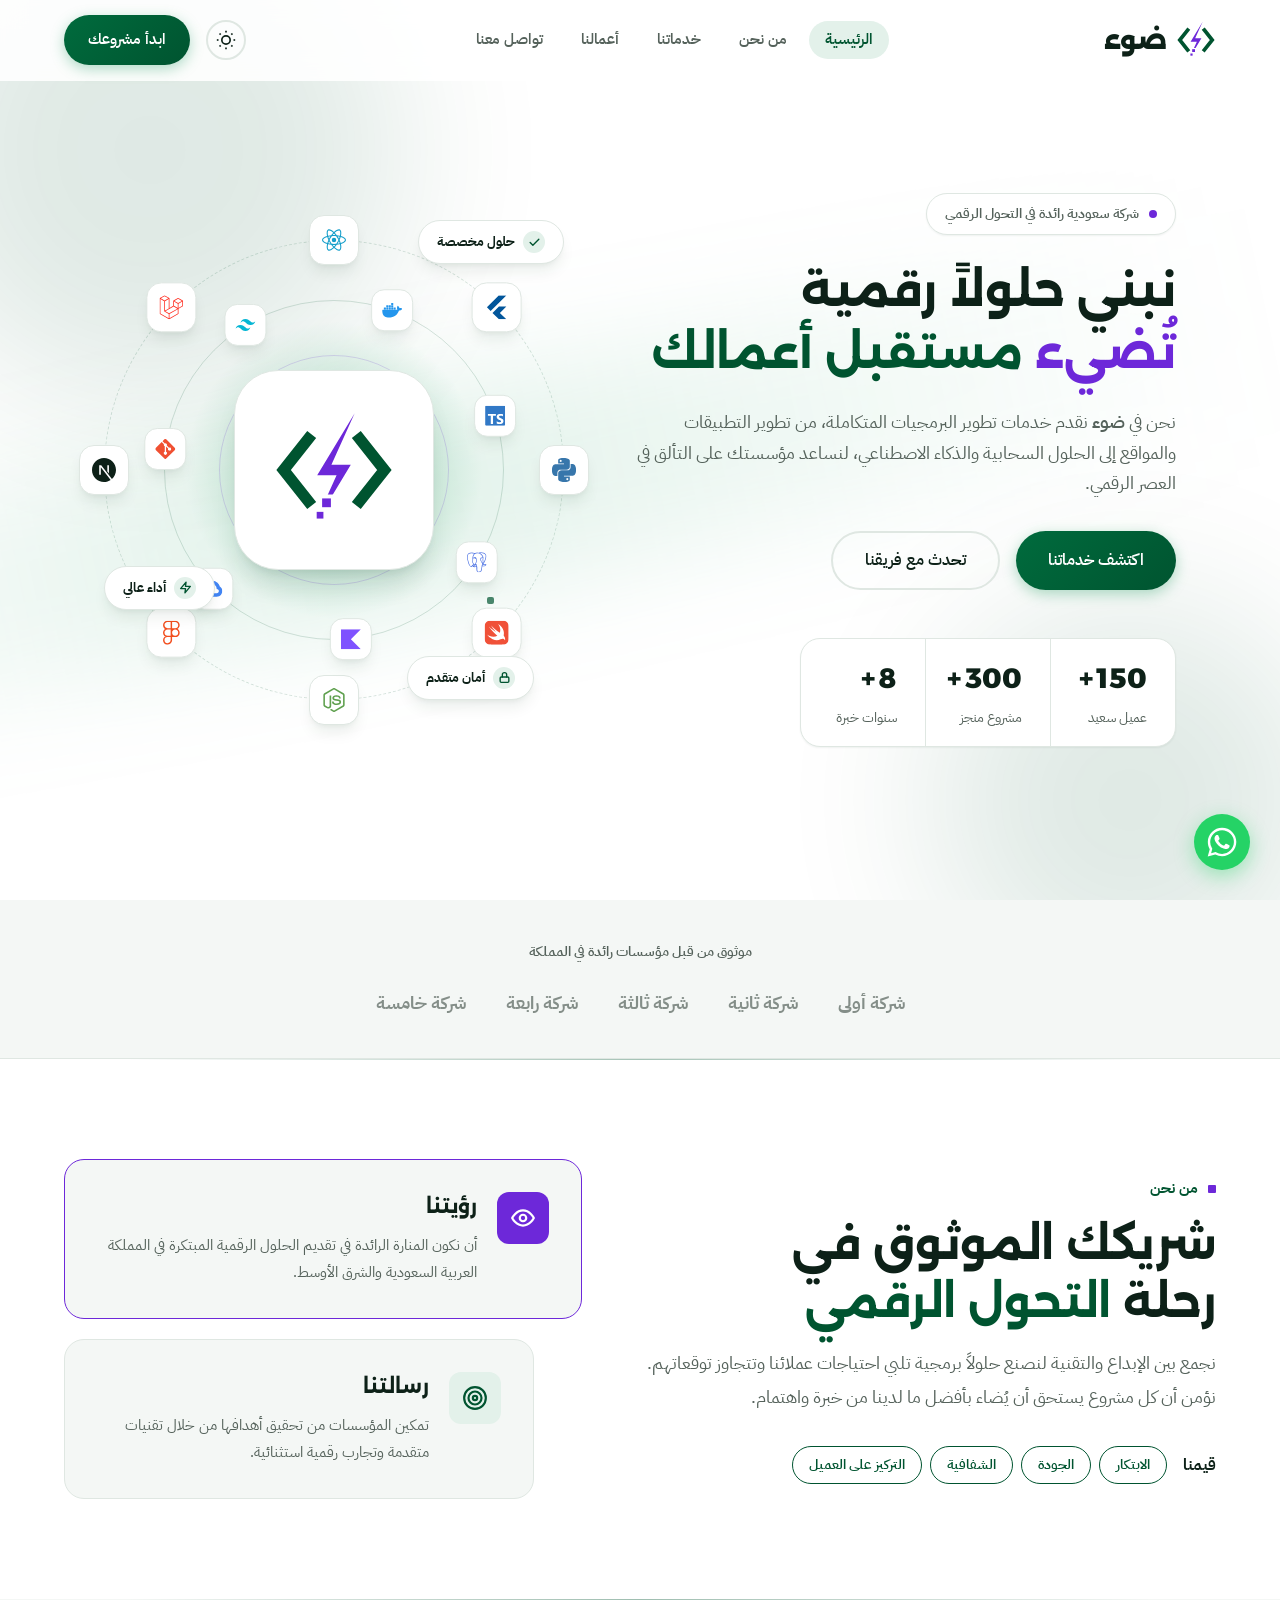
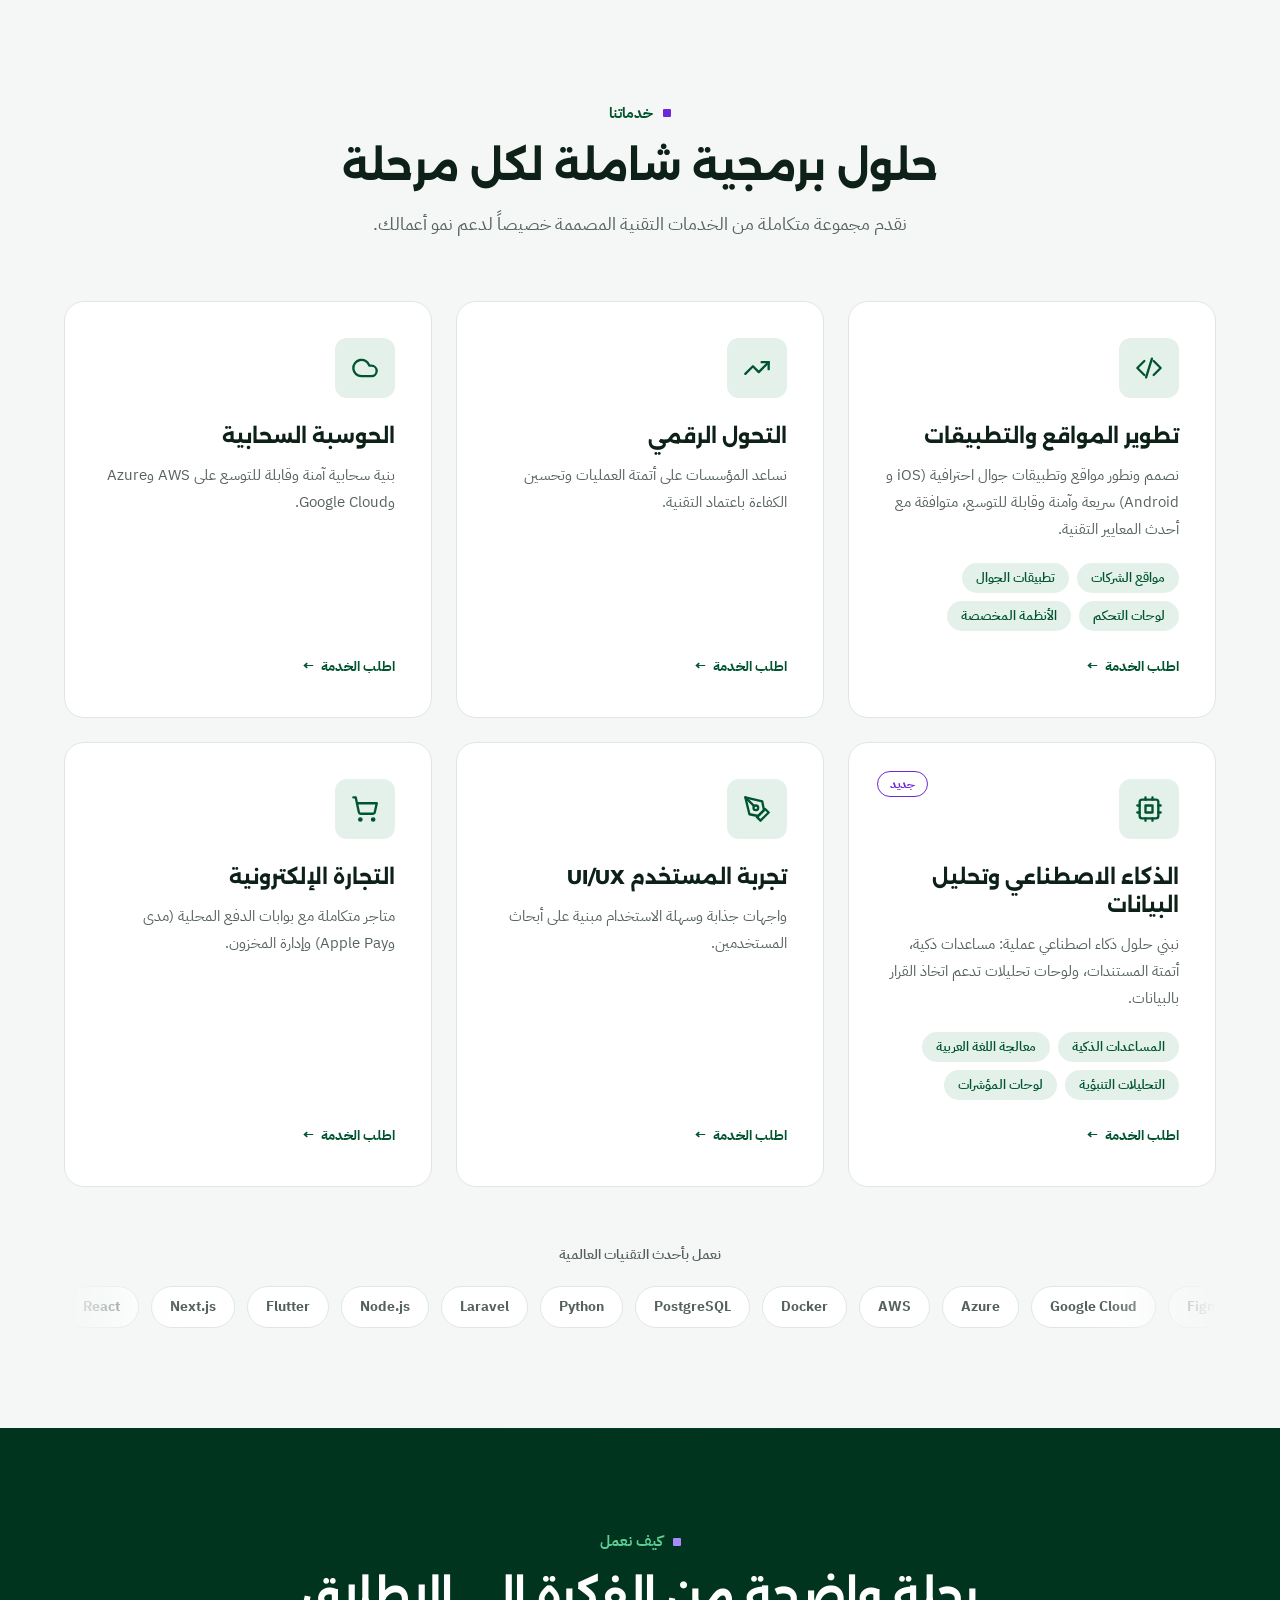
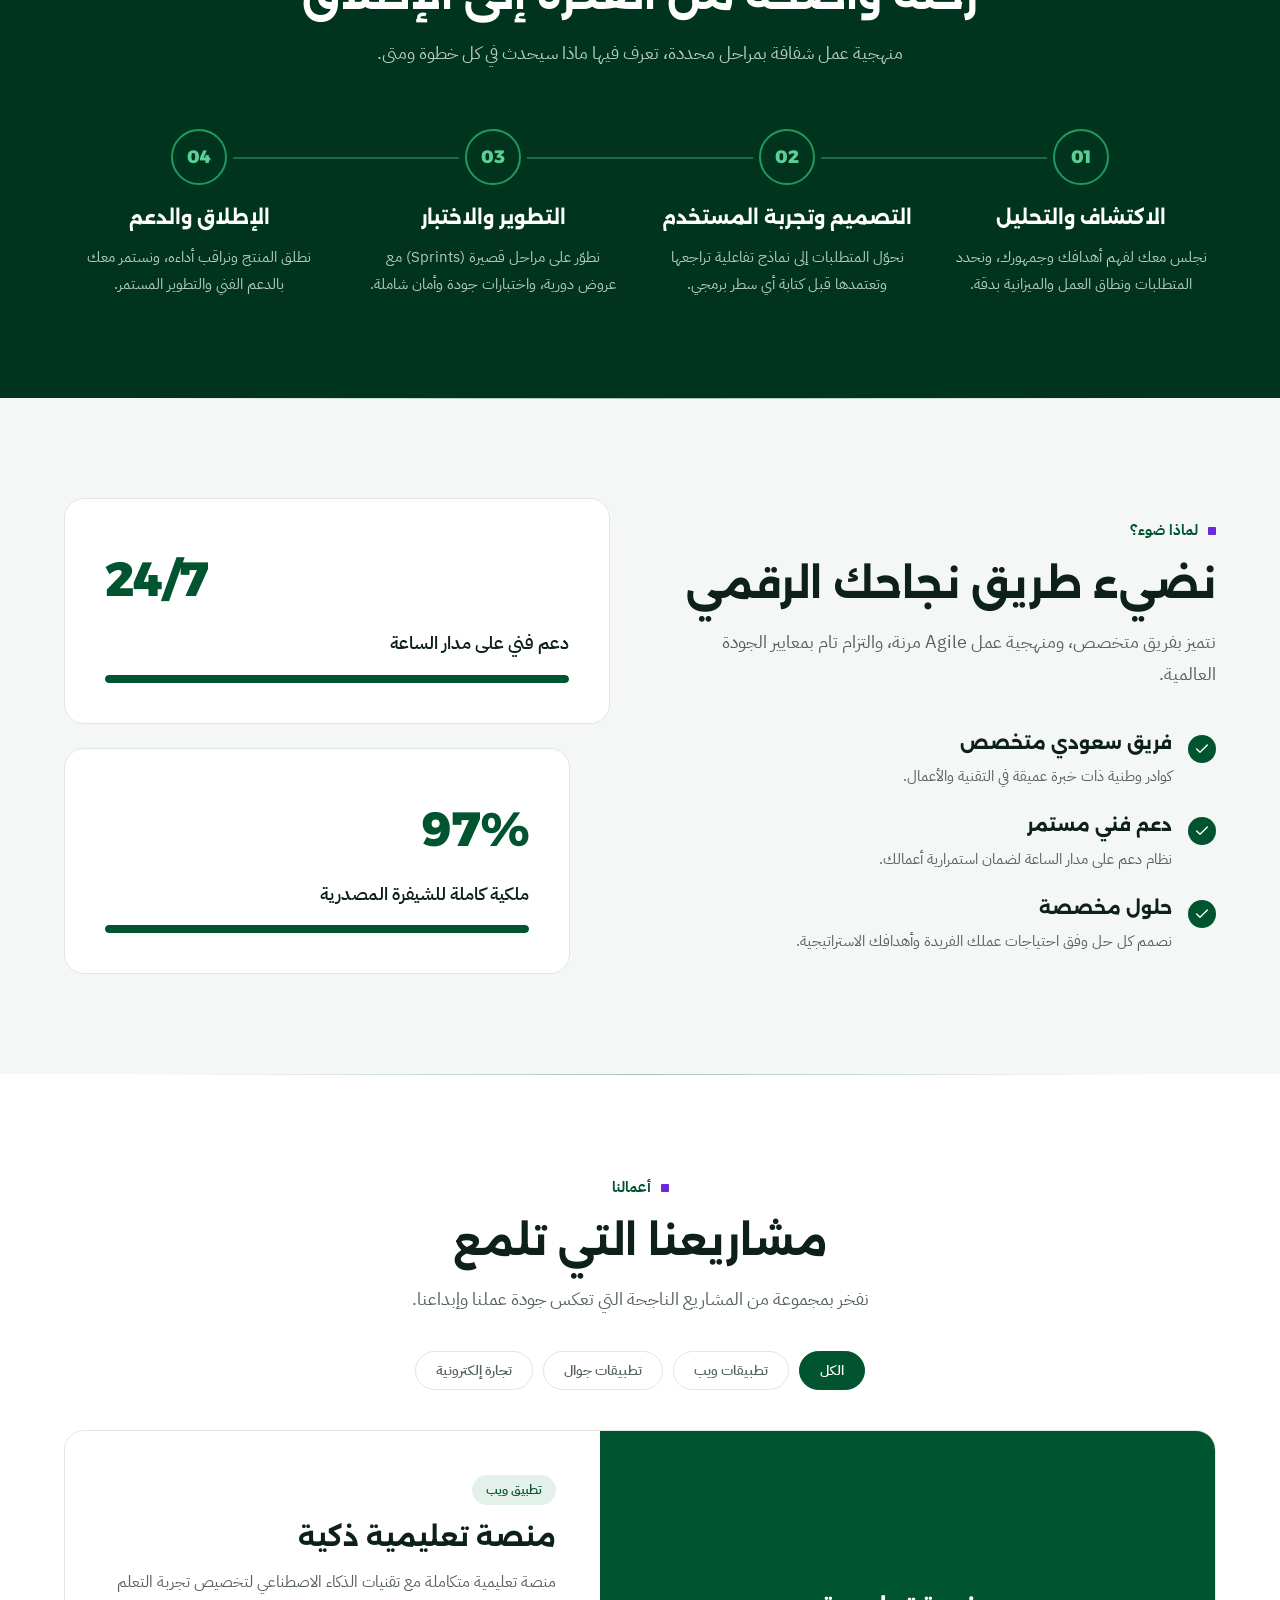
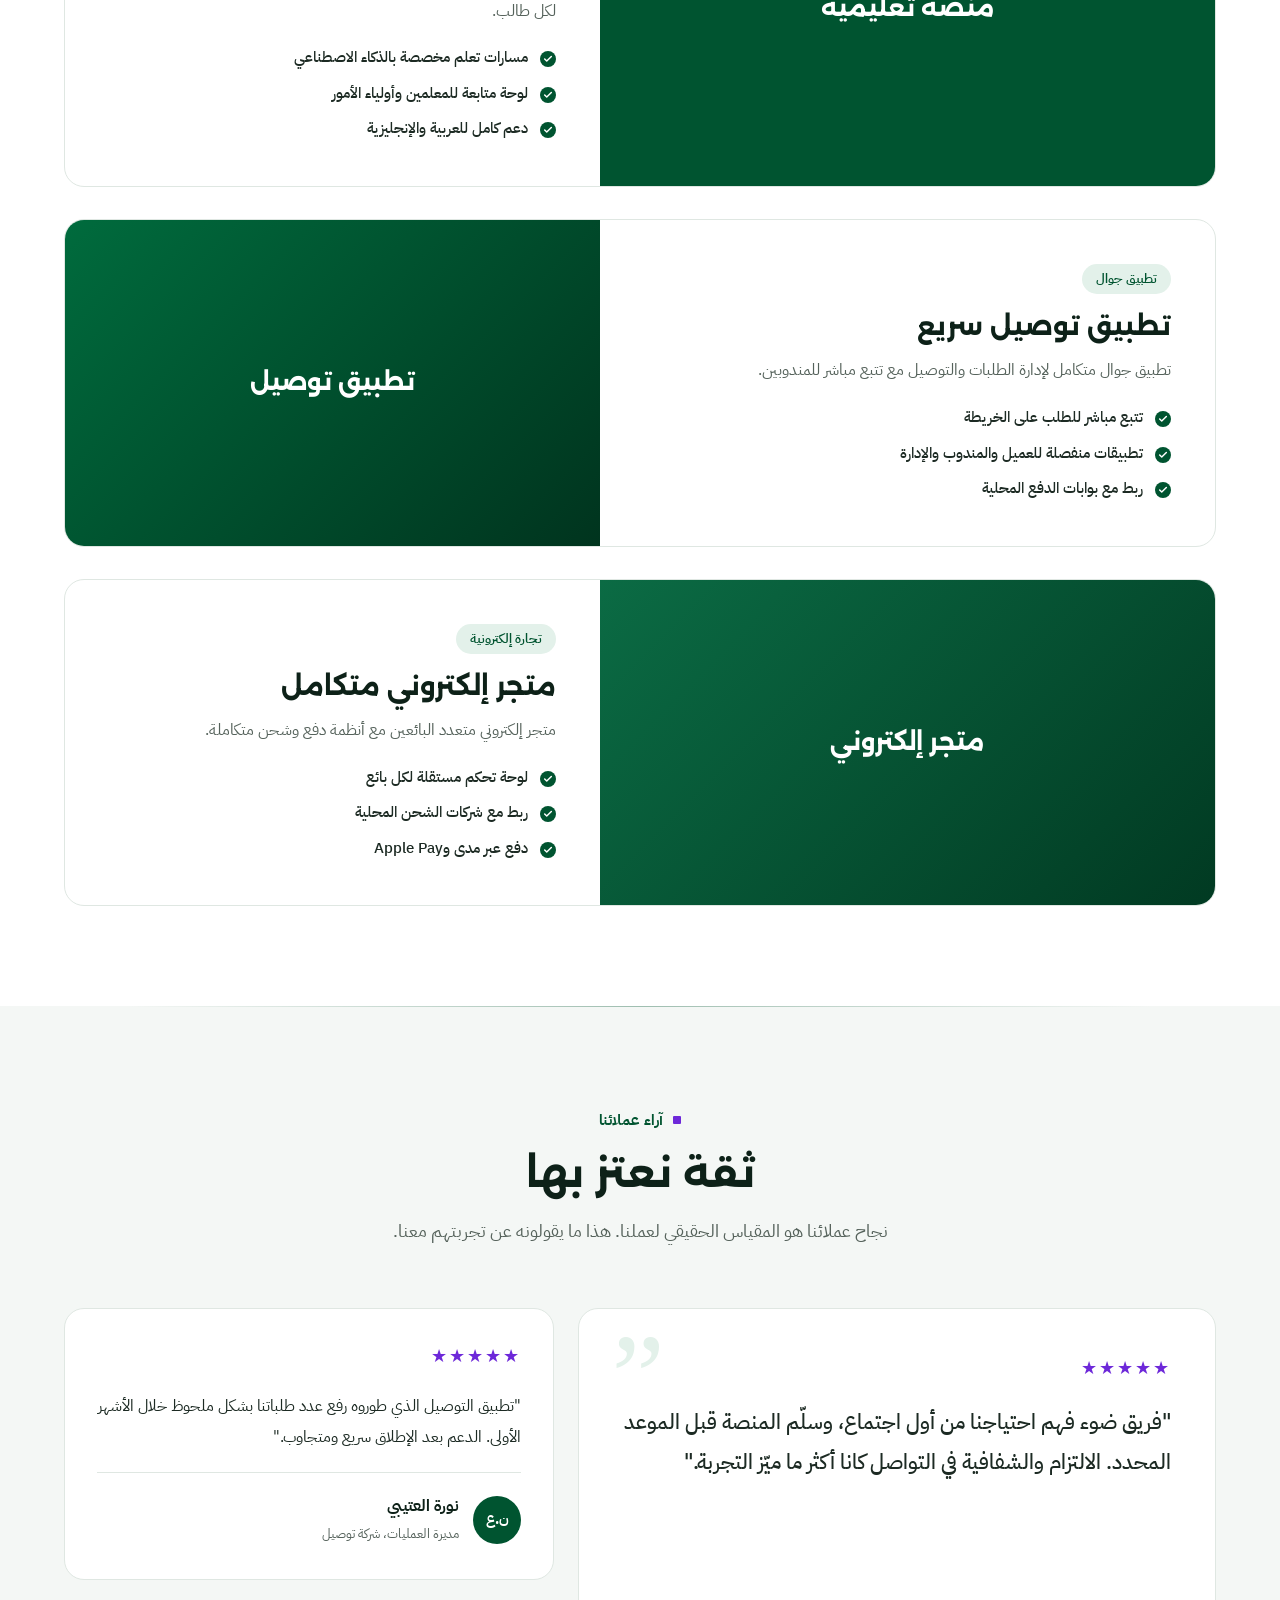
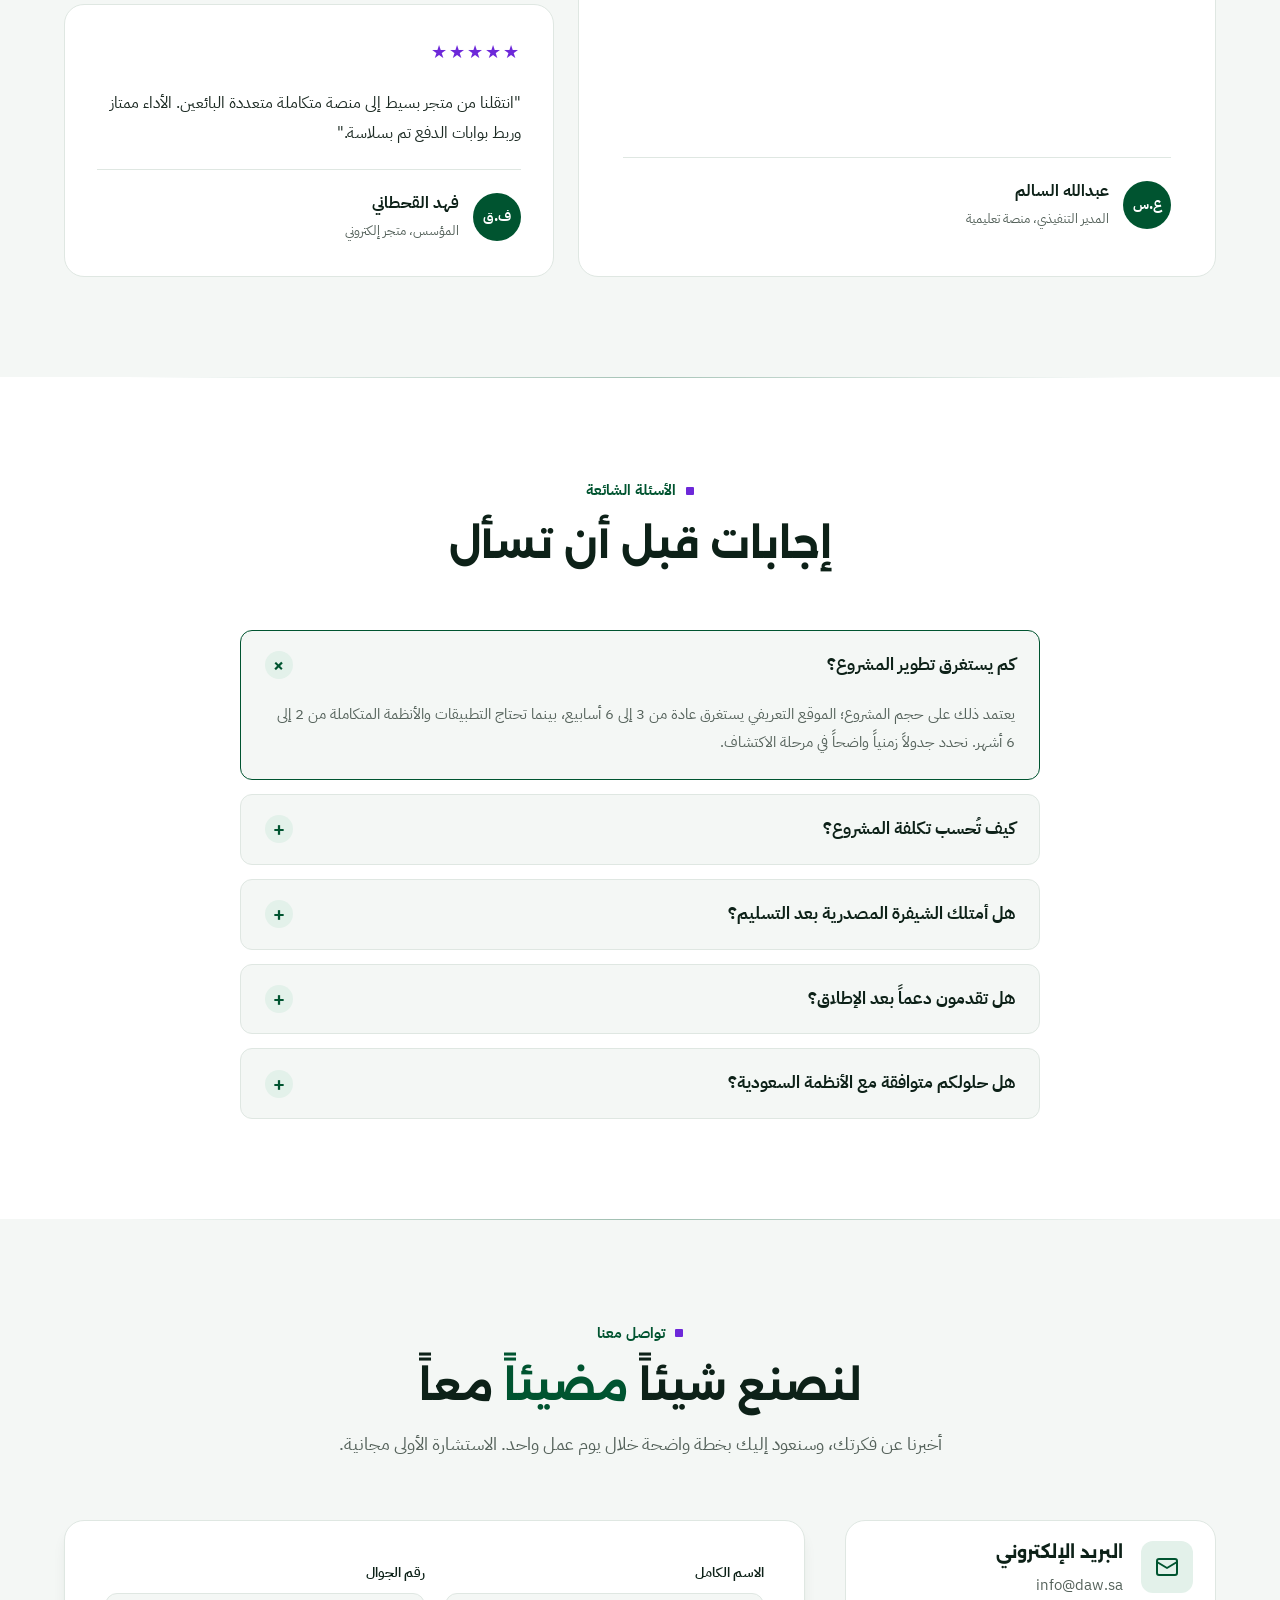
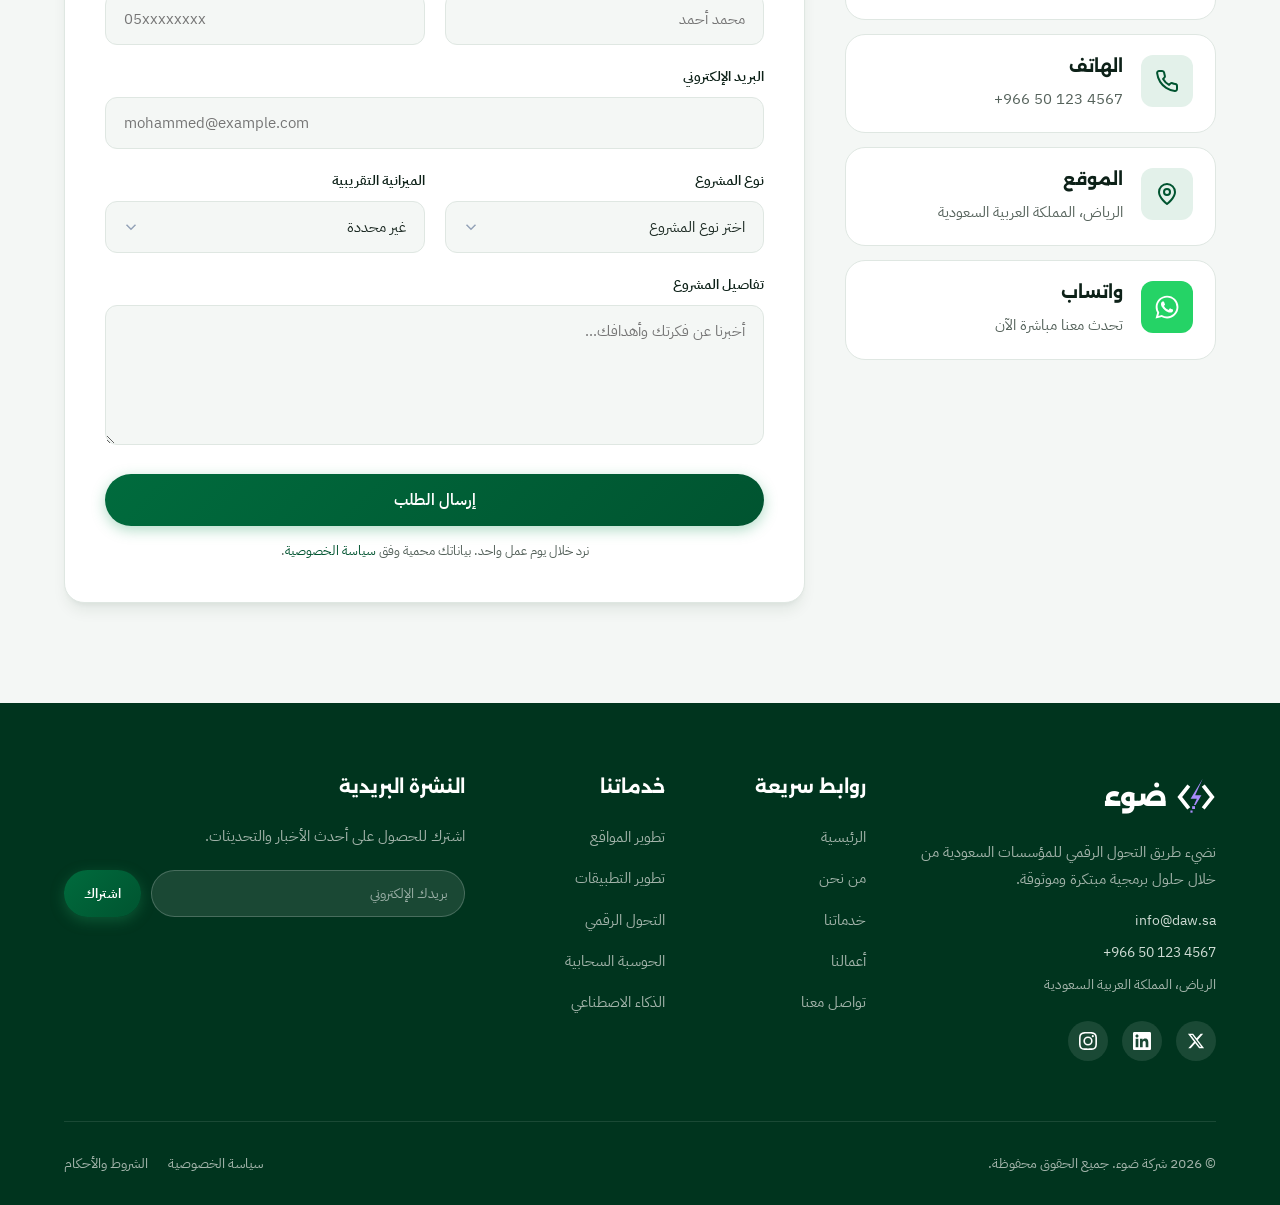
<file: index.html>
<!DOCTYPE html>
<html lang="ar" dir="rtl">
<head>
    <meta charset="UTF-8">
    <meta name="viewport" content="width=device-width, initial-scale=1.0">
    <title>ضوء - تطوير البرمجيات كخدمة | المملكة العربية السعودية</title>
    <meta name="description" content="ضوء - شركة سعودية متخصصة في تطوير البرمجيات والحلول الرقمية المبتكرة">
    <meta name="theme-color" content="#005430">

    <!-- Open Graph / مشاركة الروابط -->
    <meta property="og:type" content="website">
    <meta property="og:locale" content="ar_SA">
    <meta property="og:site_name" content="ضوء">
    <meta property="og:title" content="ضوء - تطوير البرمجيات كخدمة">
    <meta property="og:description" content="نبني حلولاً رقمية تُضيء مستقبل أعمالك: تطوير المواقع والتطبيقات، الحوسبة السحابية، والذكاء الاصطناعي.">
    <!-- TODO: أضف صورة مشاركة 1200×630 ثم فعّل السطرين التاليين -->
    <!-- <meta property="og:image" content="https://daw.sa/og-image.png"> -->
    <!-- <meta name="twitter:image" content="https://daw.sa/og-image.png"> -->
    <meta name="twitter:card" content="summary_large_image">
    <meta name="twitter:title" content="ضوء - تطوير البرمجيات كخدمة">
    <meta name="twitter:description" content="شركة سعودية متخصصة في تطوير البرمجيات والحلول الرقمية المبتكرة.">

    <!-- Google -->

    <script async src="https://www.googletagmanager.com/gtm.js?id=GTM-W57GD55S"></script>
    <script>
      window.dataLayer = window.dataLayer || [];
      function gtag(){dataLayer.push(arguments);}
      gtag('js', new Date());
    </script>

    
    <link rel="icon" type="image/svg+xml" href="brand/favicon.svg">

    <!-- تطبيق الوضع الداكن قبل الرسم لمنع الوميض -->
    <script>
        (function () {
            try {
                var t = localStorage.getItem('theme');
                if (t === 'dark' || (!t && window.matchMedia('(prefers-color-scheme: dark)').matches)) {
                    document.documentElement.setAttribute('data-theme', 'dark');
                }
            } catch (e) {}
        })();
    </script>

    <script type="application/ld+json">
    {
        "@context": "https://schema.org",
        "@type": "Organization",
        "name": "ضوء",
        "description": "شركة سعودية متخصصة في تطوير البرمجيات والحلول الرقمية المبتكرة",
        "email": "info@daw.sa",
        "telephone": "+966501234567",
        "address": {
            "@type": "PostalAddress",
            "addressLocality": "الرياض",
            "addressCountry": "SA"
        }
    }
    </script>

    <link rel="preconnect" href="https://fonts.googleapis.com">
    <link rel="preconnect" href="https://fonts.gstatic.com" crossorigin>
    <link href="https://fonts.googleapis.com/css2?family=Alexandria:wght@500;600;700;800&family=IBM+Plex+Sans+Arabic:wght@300;400;500;600;700&display=swap" rel="stylesheet">
    <link rel="stylesheet" href="styles.css?v=24">
</head>
<body>
    <!-- Logo sprite (source: brand/logo-mark.svg) -->
    <svg width="0" height="0" style="position:absolute" aria-hidden="true" focusable="false">
        <defs>
            <clipPath id="logo-cut"><rect width="48" height="33.5"/></clipPath>
            <symbol id="logo-mark" viewBox="0 0 48 48">
                <path d="M14 12 4.5 24 14 36M34 12l9.5 12L34 36" fill="none" stroke="var(--logo-g)" stroke-width="4.4" stroke-linecap="square" stroke-linejoin="miter"/>
                <path d="M32 2 17.5 26H25L16 46 30.5 22H23Z" fill="var(--logo-gd)" clip-path="url(#logo-cut)"/>
                <rect x="19.4" y="35" width="3.4" height="3.4" fill="var(--logo-px)"/>
                <rect x="17.3" y="40.2" width="2.6" height="2.6" fill="var(--logo-px)"/>
            </symbol>
        </defs>
    </svg>
    <!-- Header -->
    <header class="header" id="header">
        <div class="container">
            <a href="#" class="logo" aria-label="ضوء - الصفحة الرئيسية">
                <span class="logo-icon"><svg aria-hidden="true"><use href="#logo-mark"/></svg></span>
                <span class="logo-text">ضو<span class="logo-hamza">ء</span></span>
            </a>
            <nav class="nav" id="nav">
                <ul class="nav-list">
                    <li><a href="#home" class="nav-link active">الرئيسية</a></li>
                    <li><a href="#about" class="nav-link">من نحن</a></li>
                    <li><a href="#services" class="nav-link">خدماتنا</a></li>
                    <li><a href="#work" class="nav-link">أعمالنا</a></li>
                    <li><a href="#contact" class="nav-link">تواصل معنا</a></li>
                </ul>
            </nav>
            <div class="header-actions">
                <button class="theme-toggle" id="themeToggle" aria-label="تبديل الوضع الداكن">
                    <svg class="sun-icon" viewBox="0 0 24 24" fill="none" stroke="currentColor" stroke-width="2">
                        <circle cx="12" cy="12" r="5"></circle>
                        <line x1="12" y1="1" x2="12" y2="3"></line>
                        <line x1="12" y1="21" x2="12" y2="23"></line>
                        <line x1="4.22" y1="4.22" x2="5.64" y2="5.64"></line>
                        <line x1="18.36" y1="18.36" x2="19.78" y2="19.78"></line>
                        <line x1="1" y1="12" x2="3" y2="12"></line>
                        <line x1="21" y1="12" x2="23" y2="12"></line>
                        <line x1="4.22" y1="19.78" x2="5.64" y2="18.36"></line>
                        <line x1="18.36" y1="5.64" x2="19.78" y2="4.22"></line>
                    </svg>
                    <svg class="moon-icon" viewBox="0 0 24 24" fill="none" stroke="currentColor" stroke-width="2">
                        <path d="M21 12.79A9 9 0 1 1 11.21 3 7 7 0 0 0 21 12.79z"></path>
                    </svg>
                </button>
                <a href="#contact" class="btn btn-primary">ابدأ مشروعك</a>
                <button class="menu-toggle" id="menuToggle" aria-label="فتح القائمة">
                    <span></span>
                    <span></span>
                    <span></span>
                </button>
            </div>
        </div>
    </header>

    <!-- Hero Section -->
    <section class="hero" id="home">
        <div class="hero-bg">
            <div class="gradient-orb orb-1"></div>
            <div class="gradient-orb orb-2"></div>
            <div class="hero-beam"></div>
        </div>
        <div class="container">
            <div class="hero-content">
                <div class="hero-badge">
                    <span class="badge-dot"></span>
                    شركة سعودية رائدة في التحول الرقمي
                </div>
                <h1 class="hero-title">
                    نبني حلولاً رقمية<br>
                    <span class="accent-word">تُضيء</span> <span class="gradient-text">مستقبل أعمالك</span>
                </h1>
                <p class="hero-description">
                    نحن في <strong>ضوء</strong> نقدم خدمات تطوير البرمجيات المتكاملة، من تطوير التطبيقات والمواقع إلى الحلول السحابية والذكاء الاصطناعي، لنساعد مؤسستك على التألق في العصر الرقمي.
                </p>
                <div class="hero-actions">
                    <a href="#services" class="btn btn-primary btn-lg">اكتشف خدماتنا</a>
                    <a href="#contact" class="btn btn-outline btn-lg">تحدث مع فريقنا</a>
                </div>
                <div class="hero-stats">
                    <div class="stat-item">
                        <span class="stat-number" data-count="150">0</span>
                        <span class="stat-suffix">+</span>
                        <span class="stat-label">عميل سعيد</span>
                    </div>
                    <div class="stat-item">
                        <span class="stat-number" data-count="300">0</span>
                        <span class="stat-suffix">+</span>
                        <span class="stat-label">مشروع منجز</span>
                    </div>
                    <div class="stat-item">
                        <span class="stat-number" data-count="8">0</span>
                        <span class="stat-suffix">+</span>
                        <span class="stat-label">سنوات خبرة</span>
                    </div>
                </div>
            </div>
            <div class="hero-visual">
                <!-- Brand emblem: the logo mark radiating light -->
                <div class="hero-emblem" aria-hidden="true">
                    <span class="emblem-ring ring-1"></span>
                    <span class="emblem-ring ring-2"></span>
                    <span class="emblem-ring ring-3"></span>
                    <span class="emblem-glow"></span>
                    <span class="emblem-core">
                        <svg><use href="#logo-mark"/></svg>
                    </span>
                    <span class="emblem-pixel px-b"></span>
                    <div class="orbit orbit-outer">
                        <span class="orbit-slot" style="--a: 0.0deg;"><span class="tech-chip" style="--brand: #149eca;" title="React"><svg viewBox="0 0 24 24"><path d="M14.23 12.004a2.236 2.236 0 0 1-2.235 2.236 2.236 2.236 0 0 1-2.236-2.236 2.236 2.236 0 0 1 2.235-2.236 2.236 2.236 0 0 1 2.236 2.236zm2.648-10.69c-1.346 0-3.107.96-4.888 2.622-1.78-1.653-3.542-2.602-4.887-2.602-.41 0-.783.093-1.106.278-1.375.793-1.683 3.264-.973 6.365C1.98 8.917 0 10.42 0 12.004c0 1.59 1.99 3.097 5.043 4.03-.704 3.113-.39 5.588.988 6.38.32.187.69.275 1.102.275 1.345 0 3.107-.96 4.888-2.624 1.78 1.654 3.542 2.603 4.887 2.603.41 0 .783-.09 1.106-.275 1.374-.792 1.683-3.263.973-6.365C22.02 15.096 24 13.59 24 12.004c0-1.59-1.99-3.097-5.043-4.032.704-3.11.39-5.587-.988-6.38-.318-.184-.688-.277-1.092-.278zm-.005 1.09v.006c.225 0 .406.044.558.127.666.382.955 1.835.73 3.704-.054.46-.142.945-.25 1.44-.96-.236-2.006-.417-3.107-.534-.66-.905-1.345-1.727-2.035-2.447 1.592-1.48 3.087-2.292 4.105-2.295zm-9.77.02c1.012 0 2.514.808 4.11 2.28-.686.72-1.37 1.537-2.02 2.442-1.107.117-2.154.298-3.113.538-.112-.49-.195-.964-.254-1.42-.23-1.868.054-3.32.714-3.707.19-.09.4-.127.563-.132zm4.882 3.05c.455.468.91.992 1.36 1.564-.44-.02-.89-.034-1.345-.034-.46 0-.915.01-1.36.034.44-.572.895-1.096 1.345-1.565zM12 8.1c.74 0 1.477.034 2.202.093.406.582.802 1.203 1.183 1.86.372.64.71 1.29 1.018 1.946-.308.655-.646 1.31-1.013 1.95-.38.66-.773 1.288-1.18 1.87-.728.063-1.466.098-2.21.098-.74 0-1.477-.035-2.202-.093-.406-.582-.802-1.204-1.183-1.86-.372-.64-.71-1.29-1.018-1.946.303-.657.646-1.313 1.013-1.954.38-.66.773-1.286 1.18-1.868.728-.064 1.466-.098 2.21-.098zm-3.635.254c-.24.377-.48.763-.704 1.16-.225.39-.435.782-.635 1.174-.265-.656-.49-1.31-.676-1.947.64-.15 1.315-.283 2.015-.386zm7.26 0c.695.103 1.365.23 2.006.387-.18.632-.405 1.282-.66 1.933-.2-.39-.41-.783-.64-1.174-.225-.392-.465-.774-.705-1.146zm3.063.675c.484.15.944.317 1.375.498 1.732.74 2.852 1.708 2.852 2.476-.005.768-1.125 1.74-2.857 2.475-.42.18-.88.342-1.355.493-.28-.958-.646-1.956-1.1-2.98.45-1.017.81-2.01 1.085-2.964zm-13.395.004c.278.96.645 1.957 1.1 2.98-.45 1.017-.812 2.01-1.086 2.964-.484-.15-.944-.318-1.37-.5-1.732-.737-2.852-1.706-2.852-2.474 0-.768 1.12-1.742 2.852-2.476.42-.18.88-.342 1.356-.494zm11.678 4.28c.265.657.49 1.312.676 1.948-.64.157-1.316.29-2.016.39.24-.375.48-.762.705-1.158.225-.39.435-.788.636-1.18zm-9.945.02c.2.392.41.783.64 1.175.23.39.465.772.705 1.143-.695-.102-1.365-.23-2.006-.386.18-.63.406-1.282.66-1.933zM17.92 16.32c.112.493.2.968.254 1.423.23 1.868-.054 3.32-.714 3.708-.147.09-.338.128-.563.128-1.012 0-2.514-.807-4.11-2.28.686-.72 1.37-1.536 2.02-2.44 1.107-.118 2.154-.3 3.113-.54zm-11.83.01c.96.234 2.006.415 3.107.532.66.905 1.345 1.727 2.035 2.446-1.595 1.483-3.092 2.295-4.11 2.295-.22-.005-.406-.05-.553-.132-.666-.38-.955-1.834-.73-3.703.054-.46.142-.944.25-1.438zm4.56.64c.44.02.89.034 1.345.034.46 0 .915-.01 1.36-.034-.44.572-.895 1.095-1.345 1.565-.455-.47-.91-.993-1.36-1.565z"/></svg></span></span>
                        <span class="orbit-slot" style="--a: 45.0deg;"><span class="tech-chip" style="--brand: #02569b;" title="Flutter"><svg viewBox="0 0 24 24"><path d="M14.314 0L2.3 12 6 15.7 21.684.013h-7.357zm.014 11.072L7.857 17.53l6.47 6.47H21.7l-6.46-6.468 6.46-6.46h-7.37z"/></svg></span></span>
                        <span class="orbit-slot" style="--a: 90.0deg;"><span class="tech-chip" style="--brand: #3776ab;" title="Python"><svg viewBox="0 0 24 24"><path d="M14.25.18l.9.2.73.26.59.3.45.32.34.34.25.34.16.33.1.3.04.26.02.2-.01.13V8.5l-.05.63-.13.55-.21.46-.26.38-.3.31-.33.25-.35.19-.35.14-.33.1-.3.07-.26.04-.21.02H8.77l-.69.05-.59.14-.5.22-.41.27-.33.32-.27.35-.2.36-.15.37-.1.35-.07.32-.04.27-.02.21v3.06H3.17l-.21-.03-.28-.07-.32-.12-.35-.18-.36-.26-.36-.36-.35-.46-.32-.59-.28-.73-.21-.88-.14-1.05-.05-1.23.06-1.22.16-1.04.24-.87.32-.71.36-.57.4-.44.42-.33.42-.24.4-.16.36-.1.32-.05.24-.01h.16l.06.01h8.16v-.83H6.18l-.01-2.75-.02-.37.05-.34.11-.31.17-.28.25-.26.31-.23.38-.2.44-.18.51-.15.58-.12.64-.1.71-.06.77-.04.84-.02 1.27.05zm-6.3 1.98l-.23.33-.08.41.08.41.23.34.33.22.41.09.41-.09.33-.22.23-.34.08-.41-.08-.41-.23-.33-.33-.22-.41-.09-.41.09zm13.09 3.95l.28.06.32.12.35.18.36.27.36.35.35.47.32.59.28.73.21.88.14 1.04.05 1.23-.06 1.23-.16 1.04-.24.86-.32.71-.36.57-.4.45-.42.33-.42.24-.4.16-.36.09-.32.05-.24.02-.16-.01h-8.22v.82h5.84l.01 2.76.02.36-.05.34-.11.31-.17.29-.25.25-.31.24-.38.2-.44.17-.51.15-.58.13-.64.09-.71.07-.77.04-.84.01-1.27-.04-1.07-.14-.9-.2-.73-.25-.59-.3-.45-.33-.34-.34-.25-.34-.16-.33-.1-.3-.04-.25-.02-.2.01-.13v-5.34l.05-.64.13-.54.21-.46.26-.38.3-.32.33-.24.35-.2.35-.14.33-.1.3-.06.26-.04.21-.02.13-.01h5.84l.69-.05.59-.14.5-.21.41-.28.33-.32.27-.35.2-.36.15-.36.1-.35.07-.32.04-.28.02-.21V6.07h2.09l.14.01zm-6.47 14.25l-.23.33-.08.41.08.41.23.33.33.23.41.08.41-.08.33-.23.23-.33.08-.41-.08-.41-.23-.33-.33-.23-.41-.08-.41.08z"/></svg></span></span>
                        <span class="orbit-slot" style="--a: 135.0deg;"><span class="tech-chip" style="--brand: #f05138;" title="Swift"><svg viewBox="0 0 24 24"><path d="M7.508 0c-.287 0-.573 0-.86.002-.241.002-.483.003-.724.01-.132.003-.263.009-.395.015A9.154 9.154 0 0 0 4.348.15 5.492 5.492 0 0 0 2.85.645 5.04 5.04 0 0 0 .645 2.848c-.245.48-.4.972-.495 1.5-.093.52-.122 1.05-.136 1.576a35.2 35.2 0 0 0-.012.724C0 6.935 0 7.221 0 7.508v8.984c0 .287 0 .575.002.862.002.24.005.481.012.722.014.526.043 1.057.136 1.576.095.528.25 1.02.495 1.5a5.03 5.03 0 0 0 2.205 2.203c.48.244.97.4 1.498.495.52.093 1.05.124 1.576.138.241.007.483.009.724.01.287.002.573.002.86.002h8.984c.287 0 .573 0 .86-.002.241-.001.483-.003.724-.01a10.523 10.523 0 0 0 1.578-.138 5.322 5.322 0 0 0 1.498-.495 5.035 5.035 0 0 0 2.203-2.203c.245-.48.4-.972.495-1.5.093-.52.124-1.05.138-1.576.007-.241.009-.481.01-.722.002-.287.002-.575.002-.862V7.508c0-.287 0-.573-.002-.86a33.662 33.662 0 0 0-.01-.724 10.5 10.5 0 0 0-.138-1.576 5.328 5.328 0 0 0-.495-1.5A5.039 5.039 0 0 0 21.152.645 5.32 5.32 0 0 0 19.654.15a10.493 10.493 0 0 0-1.578-.138 34.98 34.98 0 0 0-.722-.01C17.067 0 16.779 0 16.492 0H7.508zm6.035 3.41c4.114 2.47 6.545 7.162 5.549 11.131-.024.093-.05.181-.076.272l.002.001c2.062 2.538 1.5 5.258 1.236 4.745-1.072-2.086-3.066-1.568-4.088-1.043a6.803 6.803 0 0 1-.281.158l-.02.012-.002.002c-2.115 1.123-4.957 1.205-7.812-.022a12.568 12.568 0 0 1-5.64-4.838c.649.48 1.35.902 2.097 1.252 3.019 1.414 6.051 1.311 8.197-.002C9.651 12.73 7.101 9.67 5.146 7.191a10.628 10.628 0 0 1-1.005-1.384c2.34 2.142 6.038 4.83 7.365 5.576C8.69 8.408 6.208 4.743 6.324 4.86c4.436 4.47 8.528 6.996 8.528 6.996.154.085.27.154.36.213.085-.215.16-.437.224-.668.708-2.588-.09-5.548-1.893-7.992z"/></svg></span></span>
                        <span class="orbit-slot" style="--a: 180.0deg;"><span class="tech-chip" style="--brand: #5fa04e;" title="Node.js"><svg viewBox="0 0 24 24"><path d="M11.998,24c-0.321,0-0.641-0.084-0.922-0.247l-2.936-1.737c-0.438-0.245-0.224-0.332-0.08-0.383 c0.585-0.203,0.703-0.25,1.328-0.604c0.065-0.037,0.151-0.023,0.218,0.017l2.256,1.339c0.082,0.045,0.197,0.045,0.272,0l8.795-5.076 c0.082-0.047,0.134-0.141,0.134-0.238V6.921c0-0.099-0.053-0.192-0.137-0.242l-8.791-5.072c-0.081-0.047-0.189-0.047-0.271,0 L3.075,6.68C2.99,6.729,2.936,6.825,2.936,6.921v10.15c0,0.097,0.054,0.189,0.139,0.235l2.409,1.392 c1.307,0.654,2.108-0.116,2.108-0.89V7.787c0-0.142,0.114-0.253,0.256-0.253h1.115c0.139,0,0.255,0.112,0.255,0.253v10.021 c0,1.745-0.95,2.745-2.604,2.745c-0.508,0-0.909,0-2.026-0.551L2.28,18.675c-0.57-0.329-0.922-0.945-0.922-1.604V6.921 c0-0.659,0.353-1.275,0.922-1.603l8.795-5.082c0.557-0.315,1.296-0.315,1.848,0l8.794,5.082c0.57,0.329,0.924,0.944,0.924,1.603 v10.15c0,0.659-0.354,1.273-0.924,1.604l-8.794,5.078C12.643,23.916,12.324,24,11.998,24z M19.099,13.993 c0-1.9-1.284-2.406-3.987-2.763c-2.731-0.361-3.009-0.548-3.009-1.187c0-0.528,0.235-1.233,2.258-1.233 c1.807,0,2.473,0.389,2.747,1.607c0.024,0.115,0.129,0.199,0.247,0.199h1.141c0.071,0,0.138-0.031,0.186-0.081 c0.048-0.054,0.074-0.123,0.067-0.196c-0.177-2.098-1.571-3.076-4.388-3.076c-2.508,0-4.004,1.058-4.004,2.833 c0,1.925,1.488,2.457,3.895,2.695c2.88,0.282,3.103,0.703,3.103,1.269c0,0.983-0.789,1.402-2.642,1.402 c-2.327,0-2.839-0.584-3.011-1.742c-0.02-0.124-0.126-0.215-0.253-0.215h-1.137c-0.141,0-0.254,0.112-0.254,0.253 c0,1.482,0.806,3.248,4.655,3.248C17.501,17.007,19.099,15.91,19.099,13.993z"/></svg></span></span>
                        <span class="orbit-slot" style="--a: 225.0deg;"><span class="tech-chip" style="--brand: #f24e1e;" title="Figma"><svg viewBox="0 0 24 24"><path d="M15.852 8.981h-4.588V0h4.588c2.476 0 4.49 2.014 4.49 4.49s-2.014 4.491-4.49 4.491zM12.735 7.51h3.117c1.665 0 3.019-1.355 3.019-3.019s-1.355-3.019-3.019-3.019h-3.117V7.51zm0 1.471H8.148c-2.476 0-4.49-2.014-4.49-4.49S5.672 0 8.148 0h4.588v8.981zm-4.587-7.51c-1.665 0-3.019 1.355-3.019 3.019s1.354 3.02 3.019 3.02h3.117V1.471H8.148zm4.587 15.019H8.148c-2.476 0-4.49-2.014-4.49-4.49s2.014-4.49 4.49-4.49h4.588v8.98zM8.148 8.981c-1.665 0-3.019 1.355-3.019 3.019s1.355 3.019 3.019 3.019h3.117V8.981H8.148zM8.172 24c-2.489 0-4.515-2.014-4.515-4.49s2.014-4.49 4.49-4.49h4.588v4.441c0 2.503-2.047 4.539-4.563 4.539zm-.024-7.51a3.023 3.023 0 0 0-3.019 3.019c0 1.665 1.365 3.019 3.044 3.019 1.705 0 3.093-1.376 3.093-3.068v-2.97H8.148zm7.704 0h-.098c-2.476 0-4.49-2.014-4.49-4.49s2.014-4.49 4.49-4.49h.098c2.476 0 4.49 2.014 4.49 4.49s-2.014 4.49-4.49 4.49zm-.097-7.509c-1.665 0-3.019 1.355-3.019 3.019s1.355 3.019 3.019 3.019h.098c1.665 0 3.019-1.355 3.019-3.019s-1.355-3.019-3.019-3.019h-.098z"/></svg></span></span>
                        <span class="orbit-slot" style="--a: 270.0deg;"><span class="tech-chip" style="--brand: var(--secondary);" title="Next.js"><svg viewBox="0 0 24 24"><path d="M18.665 21.978C16.758 23.255 14.465 24 12 24 5.377 24 0 18.623 0 12S5.377 0 12 0s12 5.377 12 12c0 3.583-1.574 6.801-4.067 9.001L9.219 7.2H7.2v9.596h1.615V9.251l9.85 12.727Zm-3.332-8.533 1.6 2.061V7.2h-1.6v6.245Z"/></svg></span></span>
                        <span class="orbit-slot" style="--a: 315.0deg;"><span class="tech-chip" style="--brand: #ff2d20;" title="Laravel"><svg viewBox="0 0 24 24"><path d="M23.642 5.43a.364.364 0 01.014.1v5.149c0 .135-.073.26-.189.326l-4.323 2.49v4.934a.378.378 0 01-.188.326L9.93 23.949a.316.316 0 01-.066.027c-.008.002-.016.008-.024.01a.348.348 0 01-.192 0c-.011-.002-.02-.008-.03-.012-.02-.008-.042-.014-.062-.025L.533 18.755a.376.376 0 01-.189-.326V2.974c0-.033.005-.066.014-.098.003-.012.01-.02.014-.032a.369.369 0 01.023-.058c.004-.013.015-.022.023-.033l.033-.045c.012-.01.025-.018.037-.027.014-.012.027-.024.041-.034H.53L5.043.05a.375.375 0 01.375 0L9.93 2.647h.002c.015.01.027.021.04.033l.038.027c.013.014.02.03.033.045.008.011.02.021.025.033.01.02.017.038.024.058.003.011.01.021.013.032.01.031.014.064.014.098v9.652l3.76-2.164V5.527c0-.033.004-.066.013-.098.003-.01.01-.02.013-.032a.487.487 0 01.024-.059c.007-.012.018-.02.025-.033.012-.015.021-.03.033-.043.012-.012.025-.02.037-.028.014-.01.026-.023.041-.032h.001l4.513-2.598a.375.375 0 01.375 0l4.513 2.598c.016.01.027.021.042.031.012.01.025.018.036.028.013.014.022.03.034.044.008.012.019.021.024.033.011.02.018.04.024.06.006.01.012.021.015.032zm-.74 5.032V6.179l-1.578.908-2.182 1.256v4.283zm-4.51 7.75v-4.287l-2.147 1.225-6.126 3.498v4.325zM1.093 3.624v14.588l8.273 4.761v-4.325l-4.322-2.445-.002-.003H5.04c-.014-.01-.025-.021-.04-.031-.011-.01-.024-.018-.035-.027l-.001-.002c-.013-.012-.021-.025-.031-.04-.01-.011-.021-.022-.028-.036h-.002c-.008-.014-.013-.031-.02-.047-.006-.016-.014-.027-.018-.043a.49.49 0 01-.008-.057c-.002-.014-.006-.027-.006-.041V5.789l-2.18-1.257zM5.23.81L1.47 2.974l3.76 2.164 3.758-2.164zm1.956 13.505l2.182-1.256V3.624l-1.58.91-2.182 1.255v9.435zm11.581-10.95l-3.76 2.163 3.76 2.163 3.759-2.164zm-.376 4.978L16.21 7.087 14.63 6.18v4.283l2.182 1.256 1.58.908zm-8.65 9.654l5.514-3.148 2.756-1.572-3.757-2.163-4.323 2.489-3.941 2.27z"/></svg></span></span>
                    </div>
                    <div class="orbit orbit-inner">
                        <span class="orbit-slot" style="--a: 20.0deg;"><span class="tech-chip" style="--brand: #2496ed;" title="Docker"><svg viewBox="0 0 24 24"><path d="M13.983 11.078h2.119a.186.186 0 00.186-.185V9.006a.186.186 0 00-.186-.186h-2.119a.185.185 0 00-.185.185v1.888c0 .102.083.185.185.185m-2.954-5.43h2.118a.186.186 0 00.186-.186V3.574a.186.186 0 00-.186-.185h-2.118a.185.185 0 00-.185.185v1.888c0 .102.082.185.185.185m0 2.716h2.118a.187.187 0 00.186-.186V6.29a.186.186 0 00-.186-.185h-2.118a.185.185 0 00-.185.185v1.887c0 .102.082.185.185.186m-2.93 0h2.12a.186.186 0 00.184-.186V6.29a.185.185 0 00-.185-.185H8.1a.185.185 0 00-.185.185v1.887c0 .102.083.185.185.186m-2.964 0h2.119a.186.186 0 00.185-.186V6.29a.185.185 0 00-.185-.185H5.136a.186.186 0 00-.186.185v1.887c0 .102.084.185.186.186m5.893 2.715h2.118a.186.186 0 00.186-.185V9.006a.186.186 0 00-.186-.186h-2.118a.185.185 0 00-.185.185v1.888c0 .102.082.185.185.185m-2.93 0h2.12a.185.185 0 00.184-.185V9.006a.185.185 0 00-.184-.186h-2.12a.185.185 0 00-.184.185v1.888c0 .102.083.185.185.185m-2.964 0h2.119a.185.185 0 00.185-.185V9.006a.185.185 0 00-.184-.186h-2.12a.186.186 0 00-.186.186v1.887c0 .102.084.185.186.185m-2.92 0h2.12a.185.185 0 00.184-.185V9.006a.185.185 0 00-.184-.186h-2.12a.185.185 0 00-.184.185v1.888c0 .102.082.185.185.185M23.763 9.89c-.065-.051-.672-.51-1.954-.51-.338.001-.676.03-1.01.087-.248-1.7-1.653-2.53-1.716-2.566l-.344-.199-.226.327c-.284.438-.49.922-.612 1.43-.23.97-.09 1.882.403 2.661-.595.332-1.55.413-1.744.42H.751a.751.751 0 00-.75.748 11.376 11.376 0 00.692 4.062c.545 1.428 1.355 2.48 2.41 3.124 1.18.723 3.1 1.137 5.275 1.137.983.003 1.963-.086 2.93-.266a12.248 12.248 0 003.823-1.389c.98-.567 1.86-1.288 2.61-2.136 1.252-1.418 1.998-2.997 2.553-4.4h.221c1.372 0 2.215-.549 2.68-1.009.309-.293.55-.65.707-1.046l.098-.288Z"/></svg></span></span>
                        <span class="orbit-slot" style="--a: 71.4deg;"><span class="tech-chip" style="--brand: #3178c6;" title="TypeScript"><svg viewBox="0 0 24 24"><path d="M1.125 0C.502 0 0 .502 0 1.125v21.75C0 23.498.502 24 1.125 24h21.75c.623 0 1.125-.502 1.125-1.125V1.125C24 .502 23.498 0 22.875 0zm17.363 9.75c.612 0 1.154.037 1.627.111a6.38 6.38 0 0 1 1.306.34v2.458a3.95 3.95 0 0 0-.643-.361 5.093 5.093 0 0 0-.717-.26 5.453 5.453 0 0 0-1.426-.2c-.3 0-.573.028-.819.086a2.1 2.1 0 0 0-.623.242c-.17.104-.3.229-.393.374a.888.888 0 0 0-.14.49c0 .196.053.373.156.529.104.156.252.304.443.444s.423.276.696.41c.273.135.582.274.926.416.47.197.892.407 1.266.628.374.222.695.473.963.753.268.279.472.598.614.957.142.359.214.776.214 1.253 0 .657-.125 1.21-.373 1.656a3.033 3.033 0 0 1-1.012 1.085 4.38 4.38 0 0 1-1.487.596c-.566.12-1.163.18-1.79.18a9.916 9.916 0 0 1-1.84-.164 5.544 5.544 0 0 1-1.512-.493v-2.63a5.033 5.033 0 0 0 3.237 1.2c.333 0 .624-.03.872-.09.249-.06.456-.144.623-.25.166-.108.29-.234.373-.38a1.023 1.023 0 0 0-.074-1.089 2.12 2.12 0 0 0-.537-.5 5.597 5.597 0 0 0-.807-.444 27.72 27.72 0 0 0-1.007-.436c-.918-.383-1.602-.852-2.053-1.405-.45-.553-.676-1.222-.676-2.005 0-.614.123-1.141.369-1.582.246-.441.58-.804 1.004-1.089a4.494 4.494 0 0 1 1.47-.629 7.536 7.536 0 0 1 1.77-.201zm-15.113.188h9.563v2.166H9.506v9.646H6.789v-9.646H3.375z"/></svg></span></span>
                        <span class="orbit-slot" style="--a: 122.9deg;"><span class="tech-chip" style="--brand: #4169e1;" title="PostgreSQL"><svg viewBox="0 0 24 24"><path d="M23.5594 14.7228a.5269.5269 0 0 0-.0563-.1191c-.139-.2632-.4768-.3418-1.0074-.2321-1.6533.3411-2.2935.1312-2.5256-.0191 1.342-2.0482 2.445-4.522 3.0411-6.8297.2714-1.0507.7982-3.5237.1222-4.7316a1.5641 1.5641 0 0 0-.1509-.235C21.6931.9086 19.8007.0248 17.5099.0005c-1.4947-.0158-2.7705.3461-3.1161.4794a9.449 9.449 0 0 0-.5159-.0816 8.044 8.044 0 0 0-1.3114-.1278c-1.1822-.0184-2.2038.2642-3.0498.8406-.8573-.3211-4.7888-1.645-7.2219.0788C.9359 2.1526.3086 3.8733.4302 6.3043c.0409.818.5069 3.334 1.2423 5.7436.4598 1.5065.9387 2.7019 1.4334 3.582.553.9942 1.1259 1.5933 1.7143 1.7895.4474.1491 1.1327.1441 1.8581-.7279.8012-.9635 1.5903-1.8258 1.9446-2.2069.4351.2355.9064.3625 1.39.3772a.0569.0569 0 0 0 .0004.0041 11.0312 11.0312 0 0 0-.2472.3054c-.3389.4302-.4094.5197-1.5002.7443-.3102.064-1.1344.2339-1.1464.8115-.0025.1224.0329.2309.0919.3268.2269.4231.9216.6097 1.015.6331 1.3345.3335 2.5044.092 3.3714-.6787-.017 2.231.0775 4.4174.3454 5.0874.2212.5529.7618 1.9045 2.4692 1.9043.2505 0 .5263-.0291.8296-.0941 1.7819-.3821 2.5557-1.1696 2.855-2.9059.1503-.8707.4016-2.8753.5388-4.1012.0169-.0703.0357-.1207.057-.1362.0007-.0005.0697-.0471.4272.0307a.3673.3673 0 0 0 .0443.0068l.2539.0223.0149.001c.8468.0384 1.9114-.1426 2.5312-.4308.6438-.2988 1.8057-1.0323 1.5951-1.6698zM2.371 11.8765c-.7435-2.4358-1.1779-4.8851-1.2123-5.5719-.1086-2.1714.4171-3.6829 1.5623-4.4927 1.8367-1.2986 4.8398-.5408 6.108-.13-.0032.0032-.0066.0061-.0098.0094-2.0238 2.044-1.9758 5.536-1.9708 5.7495-.0002.0823.0066.1989.0162.3593.0348.5873.0996 1.6804-.0735 2.9184-.1609 1.1504.1937 2.2764.9728 3.0892.0806.0841.1648.1631.2518.2374-.3468.3714-1.1004 1.1926-1.9025 2.1576-.5677.6825-.9597.5517-1.0886.5087-.3919-.1307-.813-.5871-1.2381-1.3223-.4796-.839-.9635-2.0317-1.4155-3.5126zm6.0072 5.0871c-.1711-.0428-.3271-.1132-.4322-.1772.0889-.0394.2374-.0902.4833-.1409 1.2833-.2641 1.4815-.4506 1.9143-1.0002.0992-.126.2116-.2687.3673-.4426a.3549.3549 0 0 0 .0737-.1298c.1708-.1513.2724-.1099.4369-.0417.156.0646.3078.26.3695.4752.0291.1016.0619.2945-.0452.4444-.9043 1.2658-2.2216 1.2494-3.1676 1.0128zm2.094-3.988-.0525.141c-.133.3566-.2567.6881-.3334 1.003-.6674-.0021-1.3168-.2872-1.8105-.8024-.6279-.6551-.9131-1.5664-.7825-2.5004.1828-1.3079.1153-2.4468.079-3.0586-.005-.0857-.0095-.1607-.0122-.2199.2957-.2621 1.6659-.9962 2.6429-.7724.4459.1022.7176.4057.8305.928.5846 2.7038.0774 3.8307-.3302 4.7363-.084.1866-.1633.3629-.2311.5454zm7.3637 4.5725c-.0169.1768-.0358.376-.0618.5959l-.146.4383a.3547.3547 0 0 0-.0182.1077c-.0059.4747-.054.6489-.115.8693-.0634.2292-.1353.4891-.1794 1.0575-.11 1.4143-.8782 2.2267-2.4172 2.5565-1.5155.3251-1.7843-.4968-2.0212-1.2217a6.5824 6.5824 0 0 0-.0769-.2266c-.2154-.5858-.1911-1.4119-.1574-2.5551.0165-.5612-.0249-1.9013-.3302-2.6462.0044-.2932.0106-.5909.019-.8918a.3529.3529 0 0 0-.0153-.1126 1.4927 1.4927 0 0 0-.0439-.208c-.1226-.4283-.4213-.7866-.7797-.9351-.1424-.059-.4038-.1672-.7178-.0869.067-.276.1831-.5875.309-.9249l.0529-.142c.0595-.16.134-.3257.213-.5012.4265-.9476 1.0106-2.2453.3766-5.1772-.2374-1.0981-1.0304-1.6343-2.2324-1.5098-.7207.0746-1.3799.3654-1.7088.5321a5.6716 5.6716 0 0 0-.1958.1041c.0918-1.1064.4386-3.1741 1.7357-4.4823a4.0306 4.0306 0 0 1 .3033-.276.3532.3532 0 0 0 .1447-.0644c.7524-.5706 1.6945-.8506 2.802-.8325.4091.0067.8017.0339 1.1742.081 1.939.3544 3.2439 1.4468 4.0359 2.3827.8143.9623 1.2552 1.9315 1.4312 2.4543-1.3232-.1346-2.2234.1268-2.6797.779-.9926 1.4189.543 4.1729 1.2811 5.4964.1353.2426.2522.4522.2889.5413.2403.5825.5515.9713.7787 1.2552.0696.087.1372.1714.1885.245-.4008.1155-1.1208.3825-1.0552 1.717-.0123.1563-.0423.4469-.0834.8148-.0461.2077-.0702.4603-.0994.7662zm.8905-1.6211c-.0405-.8316.2691-.9185.5967-1.0105a2.8566 2.8566 0 0 0 .135-.0406 1.202 1.202 0 0 0 .1342.103c.5703.3765 1.5823.4213 3.0068.1344-.2016.1769-.5189.3994-.9533.6011-.4098.1903-1.0957.333-1.7473.3636-.7197.0336-1.0859-.0807-1.1721-.151zm.5695-9.2712c-.0059.3508-.0542.6692-.1054 1.0017-.055.3576-.112.7274-.1264 1.1762-.0142.4368.0404.8909.0932 1.3301.1066.887.216 1.8003-.2075 2.7014a3.5272 3.5272 0 0 1-.1876-.3856c-.0527-.1276-.1669-.3326-.3251-.6162-.6156-1.1041-2.0574-3.6896-1.3193-4.7446.3795-.5427 1.3408-.5661 2.1781-.463zm.2284 7.0137a12.3762 12.3762 0 0 0-.0853-.1074l-.0355-.0444c.7262-1.1995.5842-2.3862.4578-3.4385-.0519-.4318-.1009-.8396-.0885-1.2226.0129-.4061.0666-.7543.1185-1.0911.0639-.415.1288-.8443.1109-1.3505.0134-.0531.0188-.1158.0118-.1902-.0457-.4855-.5999-1.938-1.7294-3.253-.6076-.7073-1.4896-1.4972-2.6889-2.0395.5251-.1066 1.2328-.2035 2.0244-.1859 2.0515.0456 3.6746.8135 4.8242 2.2824a.908.908 0 0 1 .0667.1002c.7231 1.3556-.2762 6.2751-2.9867 10.5405zm-8.8166-6.1162c-.025.1794-.3089.4225-.6211.4225a.5821.5821 0 0 1-.0809-.0056c-.1873-.026-.3765-.144-.5059-.3156-.0458-.0605-.1203-.178-.1055-.2844.0055-.0401.0261-.0985.0925-.1488.1182-.0894.3518-.1226.6096-.0867.3163.0441.6426.1938.6113.4186zm7.9305-.4114c.0111.0792-.049.201-.1531.3102-.0683.0717-.212.1961-.4079.2232a.5456.5456 0 0 1-.075.0052c-.2935 0-.5414-.2344-.5607-.3717-.024-.1765.2641-.3106.5611-.352.297-.0414.6111.0088.6356.1851z"/></svg></span></span>
                        <span class="orbit-slot" style="--a: 174.3deg;"><span class="tech-chip" style="--brand: #7f52ff;" title="Kotlin"><svg viewBox="0 0 24 24"><path d="M24 24H0V0h24L12 12Z"/></svg></span></span>
                        <span class="orbit-slot" style="--a: 225.7deg;"><span class="tech-chip" style="--brand: #4285f4;" title="Google Cloud"><svg viewBox="0 0 24 24"><path d="M12.19 2.38a9.344 9.344 0 0 0-9.234 6.893c.053-.02-.055.013 0 0-3.875 2.551-3.922 8.11-.247 10.941l.006-.007-.007.03a6.717 6.717 0 0 0 4.077 1.356h5.173l.03.03h5.192c6.687.053 9.376-8.605 3.835-12.35a9.365 9.365 0 0 0-2.821-4.552l-.043.043.006-.05A9.344 9.344 0 0 0 12.19 2.38zm-.358 4.146c1.244-.04 2.518.368 3.486 1.15a5.186 5.186 0 0 1 1.862 4.078v.518c3.53-.07 3.53 5.262 0 5.193h-5.193l-.008.009v-.04H6.785a2.59 2.59 0 0 1-1.067-.23h.001a2.597 2.597 0 1 1 3.437-3.437l3.013-3.012A6.747 6.747 0 0 0 8.11 8.24c.018-.01.04-.026.054-.023a5.186 5.186 0 0 1 3.67-1.69z"/></svg></span></span>
                        <span class="orbit-slot" style="--a: 277.1deg;"><span class="tech-chip" style="--brand: #f05032;" title="Git"><svg viewBox="0 0 24 24"><path d="M13.09 23.549a1.54 1.54 0 0 1-2.18 0L.451 13.089a1.54 1.54 0 0 1 0-2.179l7.191-7.19 2.733 2.733a1.85 1.85 0 0 0 .964 2.326v6.66a1.849 1.849 0 1 0 1.54 0V8.957l2.508 2.508a1.85 1.85 0 1 0 1.09-1.09l-2.634-2.634a1.85 1.85 0 0 0-2.378-2.377L8.73 2.63 10.91.451a1.54 1.54 0 0 1 2.179 0l10.459 10.46a1.54 1.54 0 0 1 0 2.179z"/></svg></span></span>
                        <span class="orbit-slot" style="--a: 328.6deg;"><span class="tech-chip" style="--brand: #06b6d4;" title="Tailwind CSS"><svg viewBox="0 0 24 24"><path d="M12.001,4.8c-3.2,0-5.2,1.6-6,4.8c1.2-1.6,2.6-2.2,4.2-1.8c0.913,0.228,1.565,0.89,2.288,1.624 C13.666,10.618,15.027,12,18.001,12c3.2,0,5.2-1.6,6-4.8c-1.2,1.6-2.6,2.2-4.2,1.8c-0.913-0.228-1.565-0.89-2.288-1.624 C16.337,6.182,14.976,4.8,12.001,4.8z M6.001,12c-3.2,0-5.2,1.6-6,4.8c1.2-1.6,2.6-2.2,4.2-1.8c0.913,0.228,1.565,0.89,2.288,1.624 c1.177,1.194,2.538,2.576,5.512,2.576c3.2,0,5.2-1.6,6-4.8c-1.2,1.6-2.6,2.2-4.2,1.8c-0.913-0.228-1.565-0.89-2.288-1.624 C10.337,13.382,8.976,12,6.001,12z"/></svg></span></span>
                    </div>
                </div>

                <!-- Floating feature badges -->
                <div class="feature-badge badge-1">
                    <span class="badge-icon">
                        <svg viewBox="0 0 24 24" fill="none" stroke="currentColor" stroke-width="2.5" stroke-linecap="round" stroke-linejoin="round"><path d="M20 6 9 17l-5-5"/></svg>
                    </span>
                    <span>حلول مخصصة</span>
                </div>
                <div class="feature-badge badge-2">
                    <span class="badge-icon">
                        <svg viewBox="0 0 24 24" fill="none" stroke="currentColor" stroke-width="2.5" stroke-linecap="round" stroke-linejoin="round"><path d="M13 2 3 14h9l-1 8 10-12h-9l1-8z"/></svg>
                    </span>
                    <span>أداء عالي</span>
                </div>
                <div class="feature-badge badge-3">
                    <span class="badge-icon">
                        <svg viewBox="0 0 24 24" fill="none" stroke="currentColor" stroke-width="2.5" stroke-linecap="round" stroke-linejoin="round"><rect x="4" y="11" width="16" height="10" rx="2"/><path d="M8 11V7a4 4 0 0 1 8 0v4"/></svg>
                    </span>
                    <span>أمان متقدم</span>
                </div>
            </div>
        </div>
    </section>

    <!-- Clients/Trust -->
    <section class="trust">
        <div class="container">
            <p class="trust-text">موثوق من قبل مؤسسات رائدة في المملكة</p>
            <!-- TODO: استبدل الأسماء بشعارات العملاء الحقيقية (SVG/PNG) -->
            <div class="trust-logos">
                <div class="trust-logo">شركة أولى</div>
                <div class="trust-logo">شركة ثانية</div>
                <div class="trust-logo">شركة ثالثة</div>
                <div class="trust-logo">شركة رابعة</div>
                <div class="trust-logo">شركة خامسة</div>
            </div>
        </div>
    </section>

    <!-- About Section -->
    <section class="about section" id="about">
        <div class="container">
            <div class="about-split">
                <div class="about-intro">
                    <span class="section-tag">من نحن</span>
                    <h2 class="section-title">شريكك الموثوق في رحلة <span class="text-glow">التحول الرقمي</span></h2>
                    <p class="about-lead">
                        نجمع بين الإبداع والتقنية لنصنع حلولاً برمجية تلبي احتياجات عملائنا وتتجاوز توقعاتهم. نؤمن أن كل مشروع يستحق أن يُضاء بأفضل ما لدينا من خبرة واهتمام.
                    </p>
                    <div class="about-values">
                        <span class="about-values-label">قيمنا</span>
                        <ul>
                            <li>الابتكار</li>
                            <li>الجودة</li>
                            <li>الشفافية</li>
                            <li>التركيز على العميل</li>
                        </ul>
                    </div>
                </div>
                <div class="about-cards">
                    <div class="about-card about-card-vision">
                        <div class="about-icon">
                            <svg viewBox="0 0 24 24" fill="none" stroke="currentColor" stroke-width="2" stroke-linecap="round" stroke-linejoin="round"><path d="M2 12s3.5-7 10-7 10 7 10 7-3.5 7-10 7S2 12 2 12z"/><circle cx="12" cy="12" r="3"/></svg>
                        </div>
                        <div>
                            <h3>رؤيتنا</h3>
                            <p>أن نكون المنارة الرائدة في تقديم الحلول الرقمية المبتكرة في المملكة العربية السعودية والشرق الأوسط.</p>
                        </div>
                    </div>
                    <div class="about-card">
                        <div class="about-icon">
                            <svg viewBox="0 0 24 24" fill="none" stroke="currentColor" stroke-width="2" stroke-linecap="round" stroke-linejoin="round"><circle cx="12" cy="12" r="10"/><circle cx="12" cy="12" r="6"/><circle cx="12" cy="12" r="2"/></svg>
                        </div>
                        <div>
                            <h3>رسالتنا</h3>
                            <p>تمكين المؤسسات من تحقيق أهدافها من خلال تقنيات متقدمة وتجارب رقمية استثنائية.</p>
                        </div>
                    </div>
                </div>
            </div>
        </div>
    </section>

    <!-- Services Section -->
    <section class="services section" id="services">
        <div class="container">
            <div class="section-header">
                <span class="section-tag">خدماتنا</span>
                <h2 class="section-title">حلول برمجية شاملة لكل مرحلة</h2>
                <p class="section-subtitle">
                    نقدم مجموعة متكاملة من الخدمات التقنية المصممة خصيصاً لدعم نمو أعمالك.
                </p>
            </div>
            <div class="services-grid">
                <div class="service-card">
                    <div class="service-icon">
                        <svg viewBox="0 0 24 24" fill="none" stroke="currentColor" stroke-width="2" stroke-linecap="round" stroke-linejoin="round"><path d="m16 18 6-6-6-6"/><path d="m8 6-6 6 6 6"/><path d="m14.5 4-5 16"/></svg>
                    </div>
                    <h3>تطوير المواقع والتطبيقات</h3>
                    <p>نصمم ونطور مواقع وتطبيقات جوال احترافية (<bdi>iOS</bdi> و <bdi>Android</bdi>) سريعة وآمنة وقابلة للتوسع، متوافقة مع أحدث المعايير التقنية.</p>
                    <ul class="service-tags">
                        <li>مواقع الشركات</li>
                        <li>تطبيقات الجوال</li>
                        <li>لوحات التحكم</li>
                        <li>الأنظمة المخصصة</li>
                    </ul>
                    <a href="#contact" class="service-link" data-service="web">اطلب الخدمة <span aria-hidden="true">←</span></a>
                </div>
                <div class="service-card">
                    <div class="service-icon">
                        <svg viewBox="0 0 24 24" fill="none" stroke="currentColor" stroke-width="2" stroke-linecap="round" stroke-linejoin="round"><path d="M22 7 13.5 15.5l-5-5L2 17"/><path d="M16 7h6v6"/></svg>
                    </div>
                    <h3>التحول الرقمي</h3>
                    <p>نساعد المؤسسات على أتمتة العمليات وتحسين الكفاءة باعتماد التقنية.</p>
                    <a href="#contact" class="service-link" data-service="transformation">اطلب الخدمة <span aria-hidden="true">←</span></a>
                </div>
                <div class="service-card">
                    <div class="service-icon">
                        <svg viewBox="0 0 24 24" fill="none" stroke="currentColor" stroke-width="2" stroke-linecap="round" stroke-linejoin="round"><path d="M17.5 19H9a7 7 0 1 1 6.71-9h1.79a4.5 4.5 0 1 1 0 9Z"/></svg>
                    </div>
                    <h3>الحوسبة السحابية</h3>
                    <p>بنية سحابية آمنة وقابلة للتوسع على <bdi>AWS</bdi> و<bdi>Azure</bdi> و<bdi>Google Cloud</bdi>.</p>
                    <a href="#contact" class="service-link" data-service="cloud">اطلب الخدمة <span aria-hidden="true">←</span></a>
                </div>
                <div class="service-card">
                    <span class="badge-new">جديد</span>
                    <div class="service-icon">
                        <svg viewBox="0 0 24 24" fill="none" stroke="currentColor" stroke-width="2" stroke-linecap="round" stroke-linejoin="round"><rect x="4" y="4" width="16" height="16" rx="2"/><rect x="9" y="9" width="6" height="6"/><path d="M15 2v2M15 20v2M2 15h2M2 9h2M20 15h2M20 9h2M9 2v2M9 20v2"/></svg>
                    </div>
                    <h3>الذكاء الاصطناعي وتحليل البيانات</h3>
                    <p>نبني حلول ذكاء اصطناعي عملية: مساعدات ذكية، أتمتة المستندات، ولوحات تحليلات تدعم اتخاذ القرار بالبيانات.</p>
                    <ul class="service-tags">
                        <li>المساعدات الذكية</li>
                        <li>معالجة اللغة العربية</li>
                        <li>التحليلات التنبؤية</li>
                        <li>لوحات المؤشرات</li>
                    </ul>
                    <a href="#contact" class="service-link" data-service="ai">اطلب الخدمة <span aria-hidden="true">←</span></a>
                </div>
                <div class="service-card">
                    <div class="service-icon">
                        <svg viewBox="0 0 24 24" fill="none" stroke="currentColor" stroke-width="2" stroke-linecap="round" stroke-linejoin="round"><path d="m12 19 7-7 3 3-7 7-3-3z"/><path d="m18 13-1.5-7.5L2 2l3.5 14.5L13 18l5-5z"/><path d="m2 2 7.586 7.586"/><circle cx="11" cy="11" r="2"/></svg>
                    </div>
                    <h3>تجربة المستخدم <bdi>UI/UX</bdi></h3>
                    <p>واجهات جذابة وسهلة الاستخدام مبنية على أبحاث المستخدمين.</p>
                    <a href="#contact" class="service-link" data-service="uiux">اطلب الخدمة <span aria-hidden="true">←</span></a>
                </div>
                <div class="service-card">
                    <div class="service-icon">
                        <svg viewBox="0 0 24 24" fill="none" stroke="currentColor" stroke-width="2" stroke-linecap="round" stroke-linejoin="round"><circle cx="8" cy="21" r="1"/><circle cx="19" cy="21" r="1"/><path d="M2.05 2.05h2l2.66 12.42a2 2 0 0 0 2 1.58h9.78a2 2 0 0 0 1.95-1.57l1.65-7.43H5.12"/></svg>
                    </div>
                    <h3>التجارة الإلكترونية</h3>
                    <p>متاجر متكاملة مع بوابات الدفع المحلية (مدى و<bdi>Apple Pay</bdi>) وإدارة المخزون.</p>
                    <a href="#contact" class="service-link" data-service="ecommerce">اطلب الخدمة <span aria-hidden="true">←</span></a>
                </div>
            </div>

            <div class="tech-stack">
                <p class="tech-stack-title">نعمل بأحدث التقنيات العالمية</p>
                <div class="tech-marquee">
                    <ul class="tech-list"><li>React</li><li>Next.js</li><li>Flutter</li><li>Node.js</li><li>Laravel</li><li>Python</li><li>PostgreSQL</li><li>Docker</li><li>AWS</li><li>Azure</li><li>Google Cloud</li><li>Figma</li></ul>
                    <ul class="tech-list" aria-hidden="true"><li>React</li><li>Next.js</li><li>Flutter</li><li>Node.js</li><li>Laravel</li><li>Python</li><li>PostgreSQL</li><li>Docker</li><li>AWS</li><li>Azure</li><li>Google Cloud</li><li>Figma</li></ul>
                </div>
            </div>
        </div>
    </section>

    <!-- Process Section -->
    <section class="process section" id="process">
        <div class="container">
            <div class="section-header">
                <span class="section-tag">كيف نعمل</span>
                <h2 class="section-title">رحلة واضحة من الفكرة إلى الإطلاق</h2>
                <p class="section-subtitle">
                    منهجية عمل شفافة بمراحل محددة، تعرف فيها ماذا سيحدث في كل خطوة ومتى.
                </p>
            </div>
            <ol class="process-grid">
                <li class="process-step">
                    <span class="process-number">01</span>
                    <h3>الاكتشاف والتحليل</h3>
                    <p>نجلس معك لفهم أهدافك وجمهورك، ونحدد المتطلبات ونطاق العمل والميزانية بدقة.</p>
                </li>
                <li class="process-step">
                    <span class="process-number">02</span>
                    <h3>التصميم وتجربة المستخدم</h3>
                    <p>نحوّل المتطلبات إلى نماذج تفاعلية تراجعها وتعتمدها قبل كتابة أي سطر برمجي.</p>
                </li>
                <li class="process-step">
                    <span class="process-number">03</span>
                    <h3>التطوير والاختبار</h3>
                    <p>نطوّر على مراحل قصيرة (<bdi>Sprints</bdi>) مع عروض دورية، واختبارات جودة وأمان شاملة.</p>
                </li>
                <li class="process-step">
                    <span class="process-number">04</span>
                    <h3>الإطلاق والدعم</h3>
                    <p>نطلق المنتج ونراقب أداءه، ونستمر معك بالدعم الفني والتطوير المستمر.</p>
                </li>
            </ol>
        </div>
    </section>

    <!-- Why Us Section -->
    <section class="why-us section">
        <div class="container">
            <div class="why-us-grid">
                <div class="why-us-content">
                    <span class="section-tag">لماذا ضوء؟</span>
                    <h2 class="section-title">نضيء طريق نجاحك الرقمي</h2>
                    <p class="section-subtitle">
                        نتميز بفريق متخصص، ومنهجية عمل <bdi>Agile</bdi> مرنة، والتزام تام بمعايير الجودة العالمية.
                    </p>
                    <ul class="why-us-list">
                        <li>
                            <span class="check-icon">
                                <svg viewBox="0 0 24 24" fill="none"><path d="M20 6L9 17L4 12" stroke="currentColor" stroke-width="2" stroke-linecap="round" stroke-linejoin="round"/></svg>
                            </span>
                            <div>
                                <h4>فريق سعودي متخصص</h4>
                                <p>كوادر وطنية ذات خبرة عميقة في التقنية والأعمال.</p>
                            </div>
                        </li>
                        <li>
                            <span class="check-icon">
                                <svg viewBox="0 0 24 24" fill="none"><path d="M20 6L9 17L4 12" stroke="currentColor" stroke-width="2" stroke-linecap="round" stroke-linejoin="round"/></svg>
                            </span>
                            <div>
                                <h4>دعم فني مستمر</h4>
                                <p>نظام دعم على مدار الساعة لضمان استمرارية أعمالك.</p>
                            </div>
                        </li>
                        <li>
                            <span class="check-icon">
                                <svg viewBox="0 0 24 24" fill="none"><path d="M20 6L9 17L4 12" stroke="currentColor" stroke-width="2" stroke-linecap="round" stroke-linejoin="round"/></svg>
                            </span>
                            <div>
                                <h4>حلول مخصصة</h4>
                                <p>نصمم كل حل وفق احتياجات عملك الفريدة وأهدافك الاستراتيجية.</p>
                            </div>
                        </li>
                    </ul>
                </div>
                <div class="why-us-visual">
                    <div class="why-us-card">
                        <div class="why-us-number" dir="ltr">24/7</div>
                        <div class="why-us-label">دعم فني على مدار الساعة</div>
                        <div class="why-us-bar" style="--fill: 1"><span></span></div>
                    </div>
                    <div class="why-us-card card-offset">
                        <div class="why-us-number"><span data-count="100">0</span>%</div>
                        <div class="why-us-label">ملكية كاملة للشيفرة المصدرية</div>
                        <div class="why-us-bar" style="--fill: 1"><span></span></div>
                    </div>
                </div>
            </div>
        </div>
    </section>

    <!-- Work/Portfolio Section -->
    <section class="work section" id="work">
        <div class="container">
            <div class="section-header">
                <span class="section-tag">أعمالنا</span>
                <h2 class="section-title">مشاريعنا التي تلمع</h2>
                <p class="section-subtitle">
                    نفخر بمجموعة من المشاريع الناجحة التي تعكس جودة عملنا وإبداعنا.
                </p>
            </div>
            <div class="work-filters" role="group" aria-label="تصفية المشاريع">
                <button type="button" class="work-filter active" data-filter="all" aria-pressed="true">الكل</button>
                <button type="button" class="work-filter" data-filter="web" aria-pressed="false">تطبيقات ويب</button>
                <button type="button" class="work-filter" data-filter="mobile" aria-pressed="false">تطبيقات جوال</button>
                <button type="button" class="work-filter" data-filter="ecommerce" aria-pressed="false">تجارة إلكترونية</button>
            </div>
            <!-- TODO: استبدل .work-placeholder بصور المشاريع، وأضف نتائج رقمية حقيقية في .work-results -->
            <div class="work-list">
                <article class="work-case" data-category="web">
                    <div class="work-image">
                        <div class="work-placeholder">
                            <span>منصة تعليمية</span>
                        </div>
                    </div>
                    <div class="work-info">
                        <span class="work-category">تطبيق ويب</span>
                        <h3>منصة تعليمية ذكية</h3>
                        <p>منصة تعليمية متكاملة مع تقنيات الذكاء الاصطناعي لتخصيص تجربة التعلم لكل طالب.</p>
                        <ul class="work-results">
                            <li>مسارات تعلم مخصصة بالذكاء الاصطناعي</li>
                            <li>لوحة متابعة للمعلمين وأولياء الأمور</li>
                            <li>دعم كامل للعربية والإنجليزية</li>
                        </ul>
                    </div>
                </article>
                <article class="work-case" data-category="mobile">
                    <div class="work-image">
                        <div class="work-placeholder" style="--bg: linear-gradient(135deg, #006b3d 0%, #00341e 100%);">
                            <span>تطبيق توصيل</span>
                        </div>
                    </div>
                    <div class="work-info">
                        <span class="work-category">تطبيق جوال</span>
                        <h3>تطبيق توصيل سريع</h3>
                        <p>تطبيق جوال متكامل لإدارة الطلبات والتوصيل مع تتبع مباشر للمندوبين.</p>
                        <ul class="work-results">
                            <li>تتبع مباشر للطلب على الخريطة</li>
                            <li>تطبيقات منفصلة للعميل والمندوب والإدارة</li>
                            <li>ربط مع بوابات الدفع المحلية</li>
                        </ul>
                    </div>
                </article>
                <article class="work-case" data-category="ecommerce">
                    <div class="work-image">
                        <div class="work-placeholder" style="--bg: linear-gradient(135deg, #0b6b44 0%, #013a22 100%);">
                            <span>متجر إلكتروني</span>
                        </div>
                    </div>
                    <div class="work-info">
                        <span class="work-category">تجارة إلكترونية</span>
                        <h3>متجر إلكتروني متكامل</h3>
                        <p>متجر إلكتروني متعدد البائعين مع أنظمة دفع وشحن متكاملة.</p>
                        <ul class="work-results">
                            <li>لوحة تحكم مستقلة لكل بائع</li>
                            <li>ربط مع شركات الشحن المحلية</li>
                            <li>دفع عبر مدى و<bdi>Apple Pay</bdi></li>
                        </ul>
                    </div>
                </article>
            </div>
        </div>
    </section>

    <!-- Testimonials Section -->
    <!-- TODO: استبدل هذه الآراء بآراء عملاء حقيقيين (بعد أخذ موافقتهم) قبل النشر -->
    <section class="testimonials section" id="testimonials">
        <div class="container">
            <div class="section-header">
                <span class="section-tag">آراء عملائنا</span>
                <h2 class="section-title">ثقة نعتز بها</h2>
                <p class="section-subtitle">
                    نجاح عملائنا هو المقياس الحقيقي لعملنا. هذا ما يقولونه عن تجربتهم معنا.
                </p>
            </div>
            <div class="testimonials-grid">
                <figure class="testimonial-card testimonial-featured">
                    <div class="testimonial-stars" aria-label="5 من 5 نجوم">★★★★★</div>
                    <blockquote>
                        "فريق ضوء فهم احتياجنا من أول اجتماع، وسلّم المنصة قبل الموعد المحدد. الالتزام والشفافية في التواصل كانا أكثر ما ميّز التجربة."
                    </blockquote>
                    <figcaption>
                        <span class="testimonial-avatar">ع.س</span>
                        <span>
                            <strong>عبدالله السالم</strong>
                            <small>المدير التنفيذي، منصة تعليمية</small>
                        </span>
                    </figcaption>
                </figure>
                <figure class="testimonial-card">
                    <div class="testimonial-stars" aria-label="5 من 5 نجوم">★★★★★</div>
                    <blockquote>
                        "تطبيق التوصيل الذي طوروه رفع عدد طلباتنا بشكل ملحوظ خلال الأشهر الأولى. الدعم بعد الإطلاق سريع ومتجاوب."
                    </blockquote>
                    <figcaption>
                        <span class="testimonial-avatar">ن.ع</span>
                        <span>
                            <strong>نورة العتيبي</strong>
                            <small>مديرة العمليات، شركة توصيل</small>
                        </span>
                    </figcaption>
                </figure>
                <figure class="testimonial-card">
                    <div class="testimonial-stars" aria-label="5 من 5 نجوم">★★★★★</div>
                    <blockquote>
                        "انتقلنا من متجر بسيط إلى منصة متكاملة متعددة البائعين. الأداء ممتاز وربط بوابات الدفع تم بسلاسة."
                    </blockquote>
                    <figcaption>
                        <span class="testimonial-avatar">ف.ق</span>
                        <span>
                            <strong>فهد القحطاني</strong>
                            <small>المؤسس، متجر إلكتروني</small>
                        </span>
                    </figcaption>
                </figure>
            </div>
        </div>
    </section>

    <!-- FAQ Section -->
    <section class="faq section" id="faq">
        <div class="container">
            <div class="section-header">
                <span class="section-tag">الأسئلة الشائعة</span>
                <h2 class="section-title">إجابات قبل أن تسأل</h2>
            </div>
            <div class="faq-list">
                <details class="faq-item" open>
                    <summary>كم يستغرق تطوير المشروع؟</summary>
                    <p>يعتمد ذلك على حجم المشروع؛ الموقع التعريفي يستغرق عادة من 3 إلى 6 أسابيع، بينما تحتاج التطبيقات والأنظمة المتكاملة من 2 إلى 6 أشهر. نحدد جدولاً زمنياً واضحاً في مرحلة الاكتشاف.</p>
                </details>
                <details class="faq-item">
                    <summary>كيف تُحسب تكلفة المشروع؟</summary>
                    <p>نقدم عرض سعر مفصلاً بعد فهم المتطلبات، إما بسعر ثابت لنطاق عمل محدد أو بنظام الفريق المخصص للمشاريع المستمرة. الاستشارة الأولى مجانية.</p>
                </details>
                <details class="faq-item">
                    <summary>هل أمتلك الشيفرة المصدرية بعد التسليم؟</summary>
                    <p>نعم، تنتقل ملكية الشيفرة المصدرية وجميع حقوق الملكية الفكرية لك بالكامل عند التسليم.</p>
                </details>
                <details class="faq-item">
                    <summary>هل تقدمون دعماً بعد الإطلاق؟</summary>
                    <p>نعم، تشمل جميع مشاريعنا فترة ضمان مجانية، مع باقات دعم وصيانة شهرية اختيارية تغطي التحديثات والمراقبة والتطوير المستمر.</p>
                </details>
                <details class="faq-item">
                    <summary>هل حلولكم متوافقة مع الأنظمة السعودية؟</summary>
                    <p>نراعي في تصميم حلولنا متطلبات نظام حماية البيانات الشخصية (PDPL) وضوابط الأمن السيبراني، ونوفر خيارات استضافة داخل المملكة عند الحاجة.</p>
                </details>
            </div>
        </div>
    </section>

    <!-- Contact Section -->
    <section class="contact section" id="contact">
        <div class="container">
            <div class="section-header">
                <span class="section-tag">تواصل معنا</span>
                <h2 class="section-title">لنصنع شيئاً <span class="text-glow">مضيئاً</span> معاً</h2>
                <p class="section-subtitle">
                    أخبرنا عن فكرتك، وسنعود إليك بخطة واضحة خلال يوم عمل واحد. الاستشارة الأولى مجانية.
                </p>
            </div>
            <div class="contact-grid">
                <div class="contact-info">
                    <div class="contact-card">
                        <div class="contact-icon">
                            <svg viewBox="0 0 24 24" fill="none" stroke="currentColor" stroke-width="2" stroke-linecap="round" stroke-linejoin="round"><rect x="2" y="4" width="20" height="16" rx="2"/><path d="m22 7-10 6L2 7"/></svg>
                        </div>
                        <div>
                            <h4>البريد الإلكتروني</h4>
                            <p>info@daw.sa</p>
                        </div>
                    </div>
                    <div class="contact-card">
                        <div class="contact-icon">
                            <svg viewBox="0 0 24 24" fill="none" stroke="currentColor" stroke-width="2" stroke-linecap="round" stroke-linejoin="round"><path d="M22 16.92v3a2 2 0 0 1-2.18 2 19.79 19.79 0 0 1-8.63-3.07 19.5 19.5 0 0 1-6-6 19.79 19.79 0 0 1-3.07-8.67A2 2 0 0 1 4.11 2h3a2 2 0 0 1 2 1.72c.13.96.36 1.9.7 2.81a2 2 0 0 1-.45 2.11L8.09 9.91a16 16 0 0 0 6 6l1.27-1.27a2 2 0 0 1 2.11-.45c.91.34 1.85.57 2.81.7A2 2 0 0 1 22 16.92z"/></svg>
                        </div>
                        <div>
                            <h4>الهاتف</h4>
                            <p dir="ltr">+966 50 123 4567</p>
                        </div>
                    </div>
                    <div class="contact-card">
                        <div class="contact-icon">
                            <svg viewBox="0 0 24 24" fill="none" stroke="currentColor" stroke-width="2" stroke-linecap="round" stroke-linejoin="round"><path d="M20 10c0 6-8 12-8 12s-8-6-8-12a8 8 0 0 1 16 0z"/><circle cx="12" cy="10" r="3"/></svg>
                        </div>
                        <div>
                            <h4>الموقع</h4>
                            <p>الرياض، المملكة العربية السعودية</p>
                        </div>
                    </div>
                    <a class="contact-card contact-whatsapp" href="https://wa.me/966501234567" target="_blank" rel="noopener">
                        <div class="contact-icon">
                            <svg viewBox="0 0 24 24" fill="currentColor"><path d="M17.47 14.38c-.3-.15-1.76-.87-2.03-.97-.27-.1-.47-.15-.67.15-.2.3-.77.97-.94 1.17-.17.2-.35.22-.65.07-.3-.15-1.26-.46-2.4-1.48-.89-.79-1.49-1.77-1.66-2.07-.17-.3-.02-.46.13-.61.13-.13.3-.35.45-.52.15-.17.2-.3.3-.5.1-.2.05-.37-.02-.52-.08-.15-.67-1.61-.92-2.21-.24-.58-.49-.5-.67-.51h-.57c-.2 0-.52.07-.79.37-.27.3-1.04 1.02-1.04 2.48 0 1.46 1.07 2.88 1.21 3.07.15.2 2.1 3.2 5.08 4.49.71.31 1.26.49 1.7.63.71.23 1.36.2 1.87.12.57-.09 1.76-.72 2.01-1.41.25-.7.25-1.29.17-1.41-.07-.13-.27-.2-.57-.35zM12.05 21.5h-.01a9.45 9.45 0 0 1-4.82-1.32l-.35-.21-3.58.94.96-3.49-.23-.36a9.43 9.43 0 0 1-1.45-5.03c0-5.22 4.25-9.47 9.48-9.47 2.53 0 4.91.99 6.7 2.78a9.41 9.41 0 0 1 2.77 6.7c0 5.22-4.25 9.46-9.47 9.46zm8.06-17.53A11.33 11.33 0 0 0 12.05.63C5.77.63.66 5.74.66 12.02c0 2.01.52 3.97 1.52 5.69L.57 23.6l6.04-1.58a11.36 11.36 0 0 0 5.44 1.39h.01c6.28 0 11.39-5.11 11.39-11.39 0-3.04-1.18-5.9-3.34-8.05z"/></svg>
                        </div>
                        <div>
                            <h4>واتساب</h4>
                            <p>تحدث معنا مباشرة الآن</p>
                        </div>
                    </a>
                </div>
                <form class="contact-form" id="contactForm" novalidate>
                    <div class="form-row">
                        <div class="form-group">
                            <label for="name">الاسم الكامل</label>
                            <input type="text" id="name" name="name" placeholder="محمد أحمد" autocomplete="name" required>
                        </div>
                        <div class="form-group">
                            <label for="phone">رقم الجوال</label>
                            <input type="tel" id="phone" name="phone" placeholder="05xxxxxxxx" autocomplete="tel" inputmode="tel" dir="ltr" pattern="^(\+966|0)?5[0-9]{8}$" required>
                        </div>
                    </div>
                    <div class="form-group">
                        <label for="email">البريد الإلكتروني</label>
                        <input type="email" id="email" name="email" placeholder="mohammed@example.com" autocomplete="email" dir="ltr" required>
                    </div>
                    <div class="form-row">
                        <div class="form-group">
                            <label for="projectType">نوع المشروع</label>
                            <select id="projectType" name="projectType" required>
                                <option value="" disabled selected>اختر نوع المشروع</option>
                                <option value="web">موقع أو تطبيق ويب</option>
                                <option value="mobile">تطبيق جوال</option>
                                <option value="ecommerce">متجر إلكتروني</option>
                                <option value="ai">ذكاء اصطناعي وتحليل بيانات</option>
                                <option value="cloud">حوسبة سحابية</option>
                                <option value="uiux">تصميم UI/UX</option>
                                <option value="transformation">تحول رقمي</option>
                                <option value="other">أخرى</option>
                            </select>
                        </div>
                        <div class="form-group">
                            <label for="budget">الميزانية التقريبية</label>
                            <select id="budget" name="budget">
                                <option value="" selected>غير محددة</option>
                                <option value="lt25">أقل من 25,000 ر.س</option>
                                <option value="25-75">25,000 – 75,000 ر.س</option>
                                <option value="75-200">75,000 – 200,000 ر.س</option>
                                <option value="gt200">أكثر من 200,000 ر.س</option>
                            </select>
                        </div>
                    </div>
                    <div class="form-group">
                        <label for="message">تفاصيل المشروع</label>
                        <textarea id="message" name="message" rows="5" placeholder="أخبرنا عن فكرتك وأهدافك..." required></textarea>
                    </div>
                    <button type="submit" class="btn btn-primary btn-lg btn-block">إرسال الطلب</button>
                    <p class="form-note">نرد خلال يوم عمل واحد. بياناتك محمية وفق <a href="privacy.html">سياسة الخصوصية</a>.</p>
                    <div class="form-status" id="formStatus" role="status" aria-live="polite"></div>
                </form>
            </div>
        </div>
    </section>

    <!-- Footer -->
    <footer class="footer">
        <div class="container">
            <div class="footer-grid">
                <div class="footer-brand">
                    <a href="#" class="logo" aria-label="ضوء - الصفحة الرئيسية">
                        <span class="logo-icon"><svg aria-hidden="true"><use href="#logo-mark"/></svg></span>
                        <span class="logo-text">ضو<span class="logo-hamza">ء</span></span>
                    </a>
                    <p>نضيء طريق التحول الرقمي للمؤسسات السعودية من خلال حلول برمجية مبتكرة وموثوقة.</p>
                    <ul class="footer-contact">
                        <li><a href="mailto:info@daw.sa">info@daw.sa</a></li>
                        <li><a href="tel:+966501234567" dir="ltr">+966 50 123 4567</a></li>
                        <li>الرياض، المملكة العربية السعودية</li>
                        <!-- TODO: أضف رقم السجل التجاري: <li>س.ت: 0000000000</li> -->
                    </ul>
                    <div class="social-links">
                        <a href="#" aria-label="Twitter/X">
                            <svg viewBox="0 0 24 24" fill="currentColor"><path d="M18.244 2.25h3.308l-7.227 8.26 8.502 11.24H16.17l-5.214-6.817L4.99 21.75H1.68l7.73-8.835L1.254 2.25H8.08l4.713 6.231zm-1.161 17.52h1.833L7.084 4.126H5.117z"/></svg>
                        </a>
                        <a href="#" aria-label="LinkedIn">
                            <svg viewBox="0 0 24 24" fill="currentColor"><path d="M20.447 20.452h-3.554v-5.569c0-1.328-.027-3.037-1.852-3.037-1.853 0-2.136 1.445-2.136 2.939v5.667H9.351V9h3.414v1.561h.046c.477-.9 1.637-1.85 3.37-1.85 3.601 0 4.267 2.37 4.267 5.455v6.286zM5.337 7.433c-1.144 0-2.063-.926-2.063-2.065 0-1.138.92-2.063 2.063-2.063 1.14 0 2.064.925 2.064 2.063 0 1.139-.925 2.065-2.064 2.065zm1.782 13.019H3.555V9h3.564v11.452zM22.225 0H1.771C.792 0 0 .774 0 1.729v20.542C0 23.227.792 24 1.771 24h20.451C23.2 24 24 23.227 24 22.271V1.729C24 .774 23.2 0 22.222 0h.003z"/></svg>
                        </a>
                        <a href="#" aria-label="Instagram">
                            <svg viewBox="0 0 24 24" fill="currentColor"><path d="M12 2.163c3.204 0 3.584.012 4.85.07 3.252.148 4.771 1.691 4.919 4.919.058 1.265.069 1.645.069 4.849 0 3.205-.012 3.584-.069 4.849-.149 3.225-1.664 4.771-4.919 4.919-1.266.058-1.644.07-4.85.07-3.204 0-3.584-.012-4.849-.07-3.26-.149-4.771-1.699-4.919-4.92-.058-1.265-.07-1.644-.07-4.849 0-3.204.013-3.583.07-4.849.149-3.227 1.664-4.771 4.919-4.919 1.266-.057 1.645-.069 4.849-.069zM12 0C8.741 0 8.333.014 7.053.072 2.695.272.273 2.69.073 7.052.014 8.333 0 8.741 0 12c0 3.259.014 3.668.072 4.948.2 4.358 2.618 6.78 6.98 6.98C8.333 23.986 8.741 24 12 24c3.259 0 3.668-.014 4.948-.072 4.354-.2 6.782-2.618 6.979-6.98.059-1.28.073-1.689.073-4.948 0-3.259-.014-3.667-.072-4.947-.196-4.354-2.617-6.78-6.979-6.98C15.668.014 15.259 0 12 0zm0 5.838a6.162 6.162 0 100 12.324 6.162 6.162 0 000-12.324zM12 16a4 4 0 110-8 4 4 0 010 8zm6.406-11.845a1.44 1.44 0 100 2.881 1.44 1.44 0 000-2.881z"/></svg>
                        </a>
                    </div>
                </div>
                <div class="footer-links">
                    <h4>روابط سريعة</h4>
                    <ul>
                        <li><a href="#home">الرئيسية</a></li>
                        <li><a href="#about">من نحن</a></li>
                        <li><a href="#services">خدماتنا</a></li>
                        <li><a href="#work">أعمالنا</a></li>
                        <li><a href="#contact">تواصل معنا</a></li>
                    </ul>
                </div>
                <div class="footer-links">
                    <h4>خدماتنا</h4>
                    <ul>
                        <li><a href="#services">تطوير المواقع</a></li>
                        <li><a href="#services">تطوير التطبيقات</a></li>
                        <li><a href="#services">التحول الرقمي</a></li>
                        <li><a href="#services">الحوسبة السحابية</a></li>
                        <li><a href="#services">الذكاء الاصطناعي</a></li>
                    </ul>
                </div>
                <div class="footer-newsletter">
                    <h4>النشرة البريدية</h4>
                    <p>اشترك للحصول على أحدث الأخبار والتحديثات.</p>
                    <form class="newsletter-form" id="newsletterForm">
                        <input type="email" placeholder="بريدك الإلكتروني" required>
                        <button type="submit" class="btn btn-primary">اشتراك</button>
                    </form>
                </div>
            </div>
            <div class="footer-bottom">
                <p>© 2026 شركة ضوء. جميع الحقوق محفوظة.</p>
                <ul class="footer-legal">
                    <li><a href="privacy.html">سياسة الخصوصية</a></li>
                    <li><a href="terms.html">الشروط والأحكام</a></li>
                </ul>
            </div>
        </div>
    </footer>

    <a class="whatsapp-float" href="https://wa.me/966501234567" target="_blank" rel="noopener" aria-label="تواصل معنا عبر واتساب">
        <svg viewBox="0 0 24 24" fill="currentColor" aria-hidden="true"><path d="M17.47 14.38c-.3-.15-1.76-.87-2.03-.97-.27-.1-.47-.15-.67.15-.2.3-.77.97-.94 1.17-.17.2-.35.22-.65.07-.3-.15-1.26-.46-2.4-1.48-.89-.79-1.49-1.77-1.66-2.07-.17-.3-.02-.46.13-.61.13-.13.3-.35.45-.52.15-.17.2-.3.3-.5.1-.2.05-.37-.02-.52-.08-.15-.67-1.61-.92-2.21-.24-.58-.49-.5-.67-.51h-.57c-.2 0-.52.07-.79.37-.27.3-1.04 1.02-1.04 2.48 0 1.46 1.07 2.88 1.21 3.07.15.2 2.1 3.2 5.08 4.49.71.31 1.26.49 1.7.63.71.23 1.36.2 1.87.12.57-.09 1.76-.72 2.01-1.41.25-.7.25-1.29.17-1.41-.07-.13-.27-.2-.57-.35zM12.05 21.5h-.01a9.45 9.45 0 0 1-4.82-1.32l-.35-.21-3.58.94.96-3.49-.23-.36a9.43 9.43 0 0 1-1.45-5.03c0-5.22 4.25-9.47 9.48-9.47 2.53 0 4.91.99 6.7 2.78a9.41 9.41 0 0 1 2.77 6.7c0 5.22-4.25 9.46-9.47 9.46zm8.06-17.53A11.33 11.33 0 0 0 12.05.63C5.77.63.66 5.74.66 12.02c0 2.01.52 3.97 1.52 5.69L.57 23.6l6.04-1.58a11.36 11.36 0 0 0 5.44 1.39h.01c6.28 0 11.39-5.11 11.39-11.39 0-3.04-1.18-5.9-3.34-8.05z"/></svg>
        <span class="whatsapp-tooltip">تحدث معنا</span>
    </a>

    <button class="back-to-top" id="backToTop" aria-label="العودة للأعلى">
        <svg viewBox="0 0 24 24" fill="none" stroke="currentColor" stroke-width="2" stroke-linecap="round" stroke-linejoin="round">
            <path d="M18 15l-6-6-6 6"/>
        </svg>
    </button>

    <script src="script.js?v=24"></script>
</body>
</html>
</file>
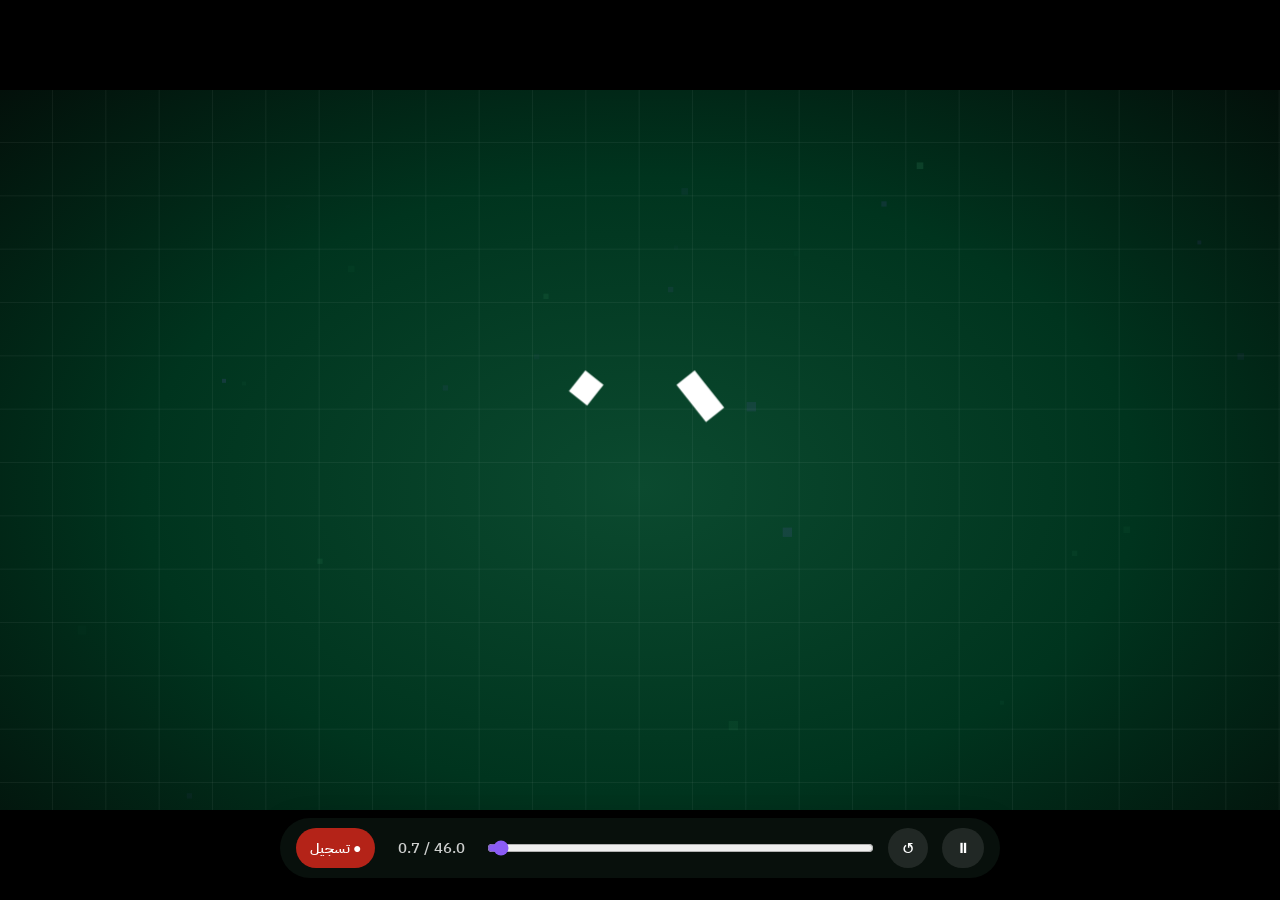
<file: motion/index.html>
<!DOCTYPE html>
<html lang="ar" dir="rtl">
<head>
<meta charset="UTF-8">
<meta name="viewport" content="width=device-width, initial-scale=1.0">
<title>ضوء — موشن جرافيك</title>
<link rel="preconnect" href="https://fonts.googleapis.com">
<link rel="preconnect" href="https://fonts.gstatic.com" crossorigin>
<link href="https://fonts.googleapis.com/css2?family=Alexandria:wght@500;600;700;800&family=IBM+Plex+Sans+Arabic:wght@400;500;600;700&family=IBM+Plex+Sans:wght@600&display=swap" rel="stylesheet">
<link rel="icon" href="../brand/favicon.svg" type="image/svg+xml">
<style>
:root{
  --flag:#005430; --flag-deep:#00341e; --flag-night:#03100a;
  --mint:#5ccf95; --violet:#6d28d9; --violet-glow:#8b5cf6; --violet-soft:#a78bfa;
  --text:#1c2a23; --muted:#55625b; --soft:#f4f7f5; --border:#dfe7e2;
  --display:'Alexandria','IBM Plex Sans Arabic',sans-serif;
  --body:'IBM Plex Sans Arabic',sans-serif;
}
*{margin:0;padding:0;box-sizing:border-box}
html,body{height:100%;background:#000;overflow:hidden}
body{font-family:var(--body);display:grid;place-items:center}

/* ---------- Stage (1920x1080, scaled to fit) ---------- */
#viewport{position:fixed;inset:0;display:grid;place-items:center}
#stage{position:absolute;width:1920px;height:1080px;overflow:hidden;background:var(--flag-deep);
  transform-origin:center center;direction:rtl;color:var(--text)}
.scene{position:absolute;inset:0;overflow:hidden;visibility:hidden}

/* shared */
.grid-bg{position:absolute;inset:-2px;background-image:
  linear-gradient(rgba(255,255,255,.05) 1px,transparent 1px),
  linear-gradient(90deg,rgba(255,255,255,.05) 1px,transparent 1px);background-size:80px 80px}
.grid-bg.light{background-image:
  linear-gradient(rgba(0,84,48,.06) 1px,transparent 1px),
  linear-gradient(90deg,rgba(0,84,48,.06) 1px,transparent 1px)}
.glow{position:absolute;border-radius:50%;filter:blur(90px);pointer-events:none}
.eyebrow{display:inline-flex;align-items:center;gap:14px;font:600 30px var(--body);color:var(--violet);
  background:#f1ebfd;padding:12px 30px;border-radius:999px}
.eyebrow i{width:12px;height:12px;background:var(--violet);display:block}
.h2{font:800 76px/1.25 var(--display);color:var(--flag-deep);letter-spacing:-.5px}
.pixel{position:absolute;background:var(--violet-glow)}

/* ---------- S1 Logo intro ---------- */
#s1{background:radial-gradient(ellipse at 50% 55%,#0b4a2f 0%,var(--flag-deep) 55%,var(--flag-night) 100%)}
#s1 .flash{position:absolute;left:50%;top:50%;width:1400px;height:1400px;margin:-700px 0 0 -700px;border-radius:50%;
  background:radial-gradient(circle,rgba(167,139,250,.9) 0%,rgba(139,92,246,.35) 25%,transparent 60%);opacity:0}
#s1 .rays{position:absolute;left:50%;top:50%;width:2400px;height:2400px;margin:-1200px 0 0 -1200px;opacity:0;
  background:repeating-conic-gradient(from 0deg,rgba(255,255,255,.07) 0deg 4deg,transparent 4deg 18deg);
  -webkit-mask:radial-gradient(circle,#000 0%,transparent 55%);mask:radial-gradient(circle,#000 0%,transparent 55%)}
#lockup{position:absolute;left:50%;top:50%;width:0;height:0}
#mark{position:absolute;width:380px;height:380px;left:-190px;top:-190px;overflow:visible}
#wordmark{position:absolute;top:-150px;right:40px;width:700px;text-align:right;direction:rtl}
#wordmark .name{font:800 220px/1 var(--display);color:#fff;display:block;clip-path:inset(0 0 0 100%)}
#wordmark .sub{font:500 52px var(--body);color:#cfe3d8;display:block;margin-top:18px}
#wordmark .en{font:600 26px 'IBM Plex Sans',sans-serif;letter-spacing:9px;color:var(--mint);display:block;margin-top:14px;direction:ltr;text-align:right}
#lockup .divider{position:absolute;width:4px;height:330px;top:-165px;right:0;background:var(--violet-glow);transform:scaleY(0)}

/* ---------- S2 Tagline ---------- */
#s2{background:#fff}
#s2 .wrap{position:absolute;inset:0;display:flex;flex-direction:column;align-items:center;justify-content:center;text-align:center;gap:50px}
#s2 .line{font:800 128px/1.3 var(--display);color:var(--flag-deep);display:flex;gap:36px;justify-content:center}
#s2 .w{display:inline-block;overflow:hidden;padding:0 4px 18px}
#s2 .w span{display:inline-block}
#s2 .shine{background:linear-gradient(100deg,var(--violet) 0%,var(--violet-glow) 40%,#d8c8ff 50%,var(--violet-glow) 60%,var(--violet) 100%);
  background-size:300% 100%;background-position:100% 0;-webkit-background-clip:text;background-clip:text;color:transparent}
#s2 .desc{font:500 40px/1.6 var(--body);color:var(--muted);max-width:1300px}
#s2 .underline{position:absolute;height:14px;background:var(--violet-glow);opacity:.25;border-radius:8px;transform-origin:right}

/* ---------- S3 Services ---------- */
#s3{background:var(--soft)}
#s3 .head{position:absolute;top:90px;left:0;right:0;text-align:center;display:flex;flex-direction:column;align-items:center;gap:26px}
#s3 .cards{position:absolute;top:350px;left:150px;right:150px;display:grid;grid-template-columns:repeat(3,1fr);gap:34px}
.card{position:relative;background:#fff;border:2px solid var(--border);border-radius:28px;padding:34px 44px;display:flex;flex-direction:column;align-items:flex-start;gap:22px;min-height:250px;
  box-shadow:0 20px 40px -18px rgba(0,52,30,.18);overflow:hidden}
.card .ic{flex:none;width:112px;height:112px;border-radius:26px;background:#e3f1ea;display:grid;place-items:center;color:var(--flag)}
.card .ic svg{width:58px;height:58px}
.card h3{font:700 42px/1.35 var(--display);color:var(--flag-deep)}
.card.hot .ic{background:#f1ebfd;color:var(--violet)}
.card .tag{position:absolute;top:20px;left:22px;font:600 22px var(--body);background:var(--violet);color:#fff;padding:4px 16px;border-radius:999px}
.card .sweep{position:absolute;top:0;bottom:0;width:180px;left:-200px;background:linear-gradient(90deg,transparent,rgba(139,92,246,.18),transparent);transform:skewX(-18deg)}

/* ---------- S4 Process ---------- */
#s4{background:#fff}
#s4 .head{position:absolute;top:120px;left:0;right:0;text-align:center;display:flex;flex-direction:column;align-items:center;gap:26px}
#s4 .track{position:absolute;top:560px;left:230px;right:230px;height:8px;border-radius:8px;background:var(--border)}
#s4 .fill{position:absolute;inset:0;background:linear-gradient(270deg,var(--flag),var(--violet-glow));border-radius:8px;transform:scaleX(0);transform-origin:right}
#s4 .steps{position:absolute;top:480px;left:110px;right:110px;display:flex;justify-content:space-between}
.step{width:400px;display:flex;flex-direction:column;align-items:center;text-align:center;gap:26px}
.step .node{width:168px;height:168px;border-radius:50%;background:#fff;border:6px solid var(--border);display:grid;place-items:center;
  font:800 58px var(--display);color:#b8c6bf;position:relative}
.step.on .node{border-color:var(--flag);color:#fff;background:var(--flag);box-shadow:0 0 0 18px rgba(0,84,48,.08)}
.step.on.last .node{border-color:var(--violet);background:var(--violet);box-shadow:0 0 0 18px rgba(109,40,217,.1),0 0 60px rgba(139,92,246,.5)}
.step h4{font:700 40px/1.35 var(--display);color:var(--flag-deep)}
.step p{font:500 28px/1.55 var(--body);color:var(--muted)}

/* ---------- S5 Stats ---------- */
#s5{background:radial-gradient(ellipse at 50% 120%,#0b4a2f 0%,var(--flag-deep) 50%,var(--flag-night) 100%);color:#fff}
#s5 .head{position:absolute;top:150px;left:0;right:0;text-align:center}
#s5 .head .h2{color:#fff}
#s5 .head .h2 em{font-style:normal;color:var(--violet-soft)}
#s5 .stats{position:absolute;top:420px;left:120px;right:120px;display:grid;grid-template-columns:repeat(4,1fr);gap:36px}
.stat{text-align:center;padding:60px 20px;border-radius:32px;background:rgba(255,255,255,.04);border:2px solid rgba(255,255,255,.08);position:relative;overflow:hidden}
.stat .num{font:800 140px/1 var(--display);direction:ltr;display:flex;justify-content:center;align-items:flex-start;gap:6px}
.stat .num sup{font-size:72px;color:var(--violet-soft);line-height:1.1}
.stat .lbl{font:500 38px var(--body);color:#cfe3d8;margin-top:28px}
.stat .bar{position:absolute;bottom:0;right:0;left:0;height:6px;background:var(--violet-glow);transform:scaleX(0);transform-origin:right}

/* ---------- S6 Tech ---------- */
#s6{background:var(--flag-night);color:#fff}
#s6 .head{position:absolute;top:170px;left:0;right:0;text-align:center}
#s6 .head .h2{color:#fff}
#s6 .row{position:absolute;left:0;display:flex;gap:30px;direction:ltr;white-space:nowrap}
#s6 .row span{font:600 50px 'IBM Plex Sans',sans-serif;padding:26px 56px;border-radius:999px;border:2px solid rgba(255,255,255,.14);color:#e6f2ec;background:rgba(255,255,255,.03)}
#s6 .row span.v{border-color:rgba(167,139,250,.5);color:var(--violet-soft)}

/* ---------- S7 CTA ---------- */
#s7{background:radial-gradient(ellipse at 50% 40%,#0d5a39 0%,var(--flag-deep) 55%,var(--flag-night) 100%);color:#fff}
#s7 .rays{position:absolute;left:50%;top:38%;width:2600px;height:2600px;margin:-1300px 0 0 -1300px;
  background:repeating-conic-gradient(from 0deg,rgba(167,139,250,.08) 0deg 3deg,transparent 3deg 15deg);
  -webkit-mask:radial-gradient(circle,#000 0%,transparent 50%);mask:radial-gradient(circle,#000 0%,transparent 50%)}
#s7 .wrap{position:absolute;inset:0;display:flex;flex-direction:column;align-items:center;justify-content:center;text-align:center}
#s7 svg.m{width:200px;height:200px;margin-bottom:40px;overflow:visible}
#s7 h2{font:800 120px/1.25 var(--display)}
#s7 h2 em{font-style:normal;color:var(--violet-soft)}
#s7 p{font:500 42px var(--body);color:#cfe3d8;margin-top:22px}
#s7 .btn{margin-top:60px;display:inline-flex;align-items:center;gap:22px;font:700 46px var(--display);background:var(--violet);color:#fff;
  padding:30px 70px;border-radius:999px;box-shadow:0 20px 60px -10px rgba(139,92,246,.7)}
#s7 .contact{margin-top:56px;display:flex;gap:70px;font:600 38px 'IBM Plex Sans',sans-serif;color:#e6f2ec;direction:ltr}
#s7 .contact b{color:var(--mint);font-weight:600}

/* ---------- Controls ---------- */
#controls{position:fixed;left:50%;bottom:22px;transform:translateX(-50%);display:flex;align-items:center;gap:14px;direction:rtl;
  background:rgba(10,20,15,.82);backdrop-filter:blur(10px);padding:10px 16px;border-radius:999px;color:#fff;z-index:10;
  font:500 15px var(--body);transition:opacity .4s;box-shadow:0 10px 30px rgba(0,0,0,.4);width:min(720px,calc(100vw - 32px))}
#controls button{background:rgba(255,255,255,.1);border:0;color:#fff;height:40px;min-width:40px;padding:0 14px;border-radius:999px;cursor:pointer;
  font:600 14px var(--body);display:inline-flex;align-items:center;justify-content:center;gap:6px}
#controls button:hover{background:rgba(255,255,255,.2)}
#controls button.rec{background:#b42318}
#controls input{flex:1;accent-color:var(--violet-glow);direction:ltr;min-width:60px}
#controls .t{font-variant-numeric:tabular-nums;opacity:.8;direction:ltr;min-width:84px;text-align:center}
body.idle #controls,body.recording #controls{opacity:0;pointer-events:none}
body.idle{cursor:none}
</style>
</head>
<body>
<div id="viewport">
<div id="stage">

  <!-- S1: Logo -->
  <section class="scene" id="s1">
    <div class="grid-bg"></div>
    <div class="rays"></div>
    <div class="flash"></div>
    <div id="pixels1"></div>
    <div id="lockup">
      <div class="divider"></div>
      <svg id="mark" viewBox="0 0 48 48">
        <defs><clipPath id="cut"><rect width="48" height="33.5"/></clipPath>
          <filter id="boltGlow" x="-50%" y="-50%" width="200%" height="200%"><feGaussianBlur stdDeviation="1.6" result="b"/><feMerge><feMergeNode in="b"/><feMergeNode in="SourceGraphic"/></feMerge></filter></defs>
        <path id="chevR" d="M34 12l9.5 12L34 36" fill="none" stroke="#fff" stroke-width="4.4" stroke-linecap="square" stroke-linejoin="miter"/>
        <path id="chevL" d="M14 12 4.5 24 14 36" fill="none" stroke="#fff" stroke-width="4.4" stroke-linecap="square" stroke-linejoin="miter"/>
        <g clip-path="url(#cut)"><path id="bolt" d="M32 2 17.5 26H25L16 46 30.5 22H23Z" fill="#8b5cf6" filter="url(#boltGlow)"/></g>
        <rect id="px1" x="19.4" y="35" width="3.4" height="3.4" fill="#8b5cf6"/>
        <rect id="px2" x="17.3" y="40.2" width="2.6" height="2.6" fill="#8b5cf6"/>
      </svg>
      <div id="wordmark">
        <span class="name">ضوء</span>
        <span class="sub">للحلول البرمجية</span>
        <span class="en">DAW SOFTWARE SOLUTIONS</span>
      </div>
    </div>
  </section>

  <!-- S2: Tagline -->
  <section class="scene" id="s2">
    <div class="grid-bg light"></div>
    <div class="glow" style="width:700px;height:700px;background:rgba(139,92,246,.18);top:-200px;left:-150px"></div>
    <div class="glow" style="width:800px;height:800px;background:rgba(0,84,48,.12);bottom:-300px;right:-200px"></div>
    <div class="wrap">
      <div class="eyebrow"><i></i>شركة سعودية رائدة في التحول الرقمي</div>
      <div>
        <div class="line"><span class="w"><span>نبني</span></span><span class="w"><span>حلولاً</span></span><span class="w"><span>رقمية</span></span></div>
        <div class="line"><span class="w"><span class="shine">تُضيء</span></span><span class="w"><span>مستقبل</span></span><span class="w"><span>أعمالك</span></span></div>
      </div>
      <p class="desc">من تطوير التطبيقات والمواقع إلى الحلول السحابية والذكاء الاصطناعي</p>
    </div>
  </section>

  <!-- S3: Services -->
  <section class="scene" id="s3">
    <div class="grid-bg light"></div>
    <div class="head">
      <div class="eyebrow"><i></i>خدماتنا</div>
      <h2 class="h2">حلول برمجية شاملة لكل مرحلة</h2>
    </div>
    <div class="cards">
      <div class="card"><div class="ic"><svg viewBox="0 0 24 24" fill="none" stroke="currentColor" stroke-width="2" stroke-linecap="round" stroke-linejoin="round"><rect x="2" y="4" width="20" height="14" rx="2"/><path d="M8 21h8M10 9l-2 2 2 2M14 9l2 2-2 2"/></svg></div><h3>تطوير المواقع والتطبيقات</h3><span class="sweep"></span></div>
      <div class="card"><div class="ic"><svg viewBox="0 0 24 24" fill="none" stroke="currentColor" stroke-width="2" stroke-linecap="round" stroke-linejoin="round"><path d="M21 12a9 9 0 0 1-15.5 6.2M3 12A9 9 0 0 1 18.5 5.8"/><path d="M21 4v5h-5M3 20v-5h5"/></svg></div><h3>التحول الرقمي</h3><span class="sweep"></span></div>
      <div class="card"><div class="ic"><svg viewBox="0 0 24 24" fill="none" stroke="currentColor" stroke-width="2" stroke-linecap="round" stroke-linejoin="round"><path d="M17.5 19H7a5 5 0 1 1 1.1-9.9A6 6 0 0 1 19.6 11 4 4 0 0 1 17.5 19Z"/></svg></div><h3>الحوسبة السحابية</h3><span class="sweep"></span></div>
      <div class="card hot"><span class="tag">جديد</span><div class="ic"><svg viewBox="0 0 24 24" fill="none" stroke="currentColor" stroke-width="2" stroke-linecap="round" stroke-linejoin="round"><rect x="6" y="6" width="12" height="12" rx="2"/><path d="M10 10h4v4h-4zM9 2v4M15 2v4M9 18v4M15 18v4M2 9h4M2 15h4M18 9h4M18 15h4"/></svg></div><h3>الذكاء الاصطناعي وتحليل البيانات</h3><span class="sweep"></span></div>
      <div class="card"><div class="ic"><svg viewBox="0 0 24 24" fill="none" stroke="currentColor" stroke-width="2" stroke-linecap="round" stroke-linejoin="round"><rect x="3" y="3" width="18" height="18" rx="2"/><path d="M3 9h18M9 21V9"/></svg></div><h3>تجربة المستخدم UI/UX</h3><span class="sweep"></span></div>
      <div class="card"><div class="ic"><svg viewBox="0 0 24 24" fill="none" stroke="currentColor" stroke-width="2" stroke-linecap="round" stroke-linejoin="round"><circle cx="9" cy="20" r="1.5"/><circle cx="18" cy="20" r="1.5"/><path d="M2 3h3l2.7 12.4a2 2 0 0 0 2 1.6h8.6a2 2 0 0 0 2-1.6L22 7H6"/></svg></div><h3>التجارة الإلكترونية</h3><span class="sweep"></span></div>
    </div>
  </section>

  <!-- S4: Process -->
  <section class="scene" id="s4">
    <div class="grid-bg light"></div>
    <div class="head">
      <div class="eyebrow"><i></i>كيف نعمل</div>
      <h2 class="h2">رحلة واضحة من الفكرة إلى الإطلاق</h2>
    </div>
    <div class="track"><div class="fill"></div></div>
    <div class="steps">
      <div class="step"><div class="node">01</div><h4>الاكتشاف والتحليل</h4><p>نفهم أهدافك ونحدد النطاق</p></div>
      <div class="step"><div class="node">02</div><h4>التصميم وتجربة المستخدم</h4><p>نماذج تفاعلية تعتمدها أولاً</p></div>
      <div class="step"><div class="node">03</div><h4>التطوير والاختبار</h4><p>Sprints قصيرة وجودة شاملة</p></div>
      <div class="step last"><div class="node">04</div><h4>الإطلاق والدعم</h4><p>نراقب الأداء ونستمر معك</p></div>
    </div>
  </section>

  <!-- S5: Stats -->
  <section class="scene" id="s5">
    <div class="grid-bg"></div>
    <div class="head"><h2 class="h2">نضيء طريق <em>نجاحك الرقمي</em></h2></div>
    <div class="stats">
      <div class="stat"><div class="num"><span data-to="150">0</span><sup>+</sup></div><div class="lbl">عميل سعيد</div><i class="bar"></i></div>
      <div class="stat"><div class="num"><span data-to="300">0</span><sup>+</sup></div><div class="lbl">مشروع منجز</div><i class="bar"></i></div>
      <div class="stat"><div class="num"><span data-to="8">0</span><sup>+</sup></div><div class="lbl">سنوات خبرة</div><i class="bar"></i></div>
      <div class="stat"><div class="num"><span data-to="98">0</span><sup>%</sup></div><div class="lbl">نسبة رضا العملاء</div><i class="bar"></i></div>
    </div>
  </section>

  <!-- S6: Tech -->
  <section class="scene" id="s6">
    <div class="grid-bg"></div>
    <div class="head"><h2 class="h2">نعمل بأحدث التقنيات العالمية</h2></div>
    <div class="row" id="row1" style="top:470px"><span>React</span><span class="v">Next.js</span><span>Flutter</span><span>Node.js</span><span class="v">Laravel</span><span>Python</span><span>React</span><span class="v">Next.js</span><span>Flutter</span><span>Node.js</span><span class="v">Laravel</span><span>Python</span></div>
    <div class="row" id="row2" style="top:650px"><span>PostgreSQL</span><span>Docker</span><span class="v">AWS</span><span>Azure</span><span>Google Cloud</span><span class="v">Figma</span><span>PostgreSQL</span><span>Docker</span><span class="v">AWS</span><span>Azure</span><span>Google Cloud</span><span class="v">Figma</span></div>
  </section>

  <!-- S7: CTA -->
  <section class="scene" id="s7">
    <div class="grid-bg"></div>
    <div class="rays"></div>
    <div class="wrap">
      <svg class="m" viewBox="0 0 48 48">
        <defs><clipPath id="cut2"><rect width="48" height="33.5"/></clipPath></defs>
        <path class="c" d="M14 12 4.5 24 14 36M34 12l9.5 12L34 36" fill="none" stroke="#fff" stroke-width="4.4" stroke-linecap="square"/>
        <path class="b" d="M32 2 17.5 26H25L16 46 30.5 22H23Z" fill="#8b5cf6" clip-path="url(#cut2)"/>
        <rect x="19.4" y="35" width="3.4" height="3.4" fill="#8b5cf6"/><rect x="17.3" y="40.2" width="2.6" height="2.6" fill="#8b5cf6"/>
      </svg>
      <h2>جاهز <em>لإضاءة</em> مشروعك؟</h2>
      <p>شريكك الموثوق في رحلة التحول الرقمي</p>
      <div class="btn">ابدأ مشروعك <span>←</span></div>
      <div class="contact"><span><b>daw.sa</b></span><span>info@daw.sa</span></div>
    </div>
  </section>

</div>
</div>

<div id="controls">
  <button id="playBtn" title="تشغيل / إيقاف (مسافة)">⏸</button>
  <button id="restartBtn" title="إعادة (R)">↺</button>
  <input id="scrub" type="range" min="0" max="1000" value="0" aria-label="الموقع الزمني">
  <span class="t" id="time">0.0 / 0.0</span>
  <button id="recBtn" class="rec" title="تسجيل فيديو WebM">● تسجيل</button>
</div>

<script src="https://cdnjs.cloudflare.com/ajax/libs/gsap/3.12.5/gsap.min.js"></script>
<script>
const $ = s => document.querySelector(s), $$ = s => [...document.querySelectorAll(s)];

/* fit 1920x1080 stage to window */
const stage = $('#stage');
function fit(){ const k = Math.min(innerWidth/1920, innerHeight/1080); stage.style.transform = `scale(${k})`; }
addEventListener('resize', fit); fit();

/* floating pixels (brand motif) for intro */
const pxWrap = $('#pixels1');
for (let i = 0; i < 46; i++){
  const d = document.createElement('i'); d.className = 'pixel';
  const s = [6,8,10,14][i % 4];
  Object.assign(d.style,{width:s+'px',height:s+'px',left:Math.random()*1920+'px',top:Math.random()*1080+'px',
    opacity:0,background: i % 3 ? 'rgba(139,92,246,.8)' : 'rgba(92,207,149,.7)'});
  pxWrap.appendChild(d);
}

/* stroke-draw helper */
function prepDraw(el){ const L = el.getTotalLength(); gsap.set(el,{strokeDasharray:L,strokeDashoffset:L}); return L; }

function reveal(tl, id, at, from = '50% 50%'){
  tl.set(id,{visibility:'visible',zIndex:5,clipPath:`circle(0% at ${from})`}, at)
    .to(id,{clipPath:`circle(150% at ${from})`,duration:1.1,ease:'power3.inOut'}, at);
}
function hideScene(tl, id, at){ tl.set(id,{visibility:'hidden',zIndex:0}, at); }

function build(){
  const tl = gsap.timeline({paused:true});
  gsap.set('.scene',{visibility:'hidden'});

  /* ---------- S1: logo (0 – 7.2s) ---------- */
  tl.set('#s1',{visibility:'visible',zIndex:1}, 0);
  const pixels = $$('#pixels1 .pixel');
  tl.fromTo(pixels,{opacity:0,y:40},{opacity:()=>.3+Math.random()*.6,y:-40,duration:4,stagger:{each:.03,from:'random'},ease:'sine.out'},0)
    .to(pixels,{y:'-=120',duration:7,ease:'none'},0.5);
  prepDraw($('#chevR')); prepDraw($('#chevL'));
  tl.set('#mark',{scale:1,x:0}, 0)
    .to('#chevR',{strokeDashoffset:0,duration:.9,ease:'power2.inOut'},0.4)
    .to('#chevL',{strokeDashoffset:0,duration:.9,ease:'power2.inOut'},0.55)
    .fromTo('#bolt',{y:-48,opacity:0},{y:0,opacity:1,duration:.32,ease:'power4.in'},1.45)
    .fromTo('#s1 .flash',{opacity:0,scale:.2},{opacity:1,scale:1,duration:.25,ease:'power2.out'},1.75)
    .to('#s1 .flash',{opacity:0,scale:1.6,duration:1.4,ease:'power2.out'},2.0)
    .fromTo('#mark',{scale:1},{scale:1.08,duration:.12,yoyo:true,repeat:1,ease:'power1.out'},1.75)
    .to('#chevR,#chevL',{stroke:'#5ccf95',duration:.6},1.8)
    .fromTo(['#px1','#px2'],{opacity:0,y:-4},{opacity:1,y:0,duration:.25,stagger:.12,ease:'back.out(3)'},1.95)
    .fromTo('#s1 .rays',{opacity:0,rotate:0},{opacity:1,rotate:25,duration:5.5,ease:'none'},1.8)
    /* move into lockup */
    .to('#mark',{x:220,scale:.72,duration:1,ease:'power3.inOut'},2.9)
    .to('#lockup',{x:190,duration:1,ease:'power3.inOut'},2.9)
    .to('#lockup .divider',{scaleY:1,duration:.6,ease:'power2.out'},3.5)
    .to('#wordmark .name',{clipPath:'inset(0 0 0 0%)',duration:.9,ease:'power3.out'},3.6)
    .from('#wordmark .sub',{opacity:0,y:30,duration:.6,ease:'power2.out'},4.05)
    .from('#wordmark .en',{opacity:0,y:20,duration:.6,ease:'power2.out'},4.25)
    .to('#lockup',{scale:1.04,duration:2.4,ease:'none'},4.4);

  /* ---------- S2: tagline (6.6 – 13s) ---------- */
  reveal(tl,'#s2',6.6);
  hideScene(tl,'#s1',7.8);
  tl.from('#s2 .eyebrow',{opacity:0,y:-30,duration:.6,ease:'power2.out'},7.2)
    .from('#s2 .w > span',{yPercent:110,duration:.8,stagger:.11,ease:'power4.out'},7.4)
    .to('#s2 .shine',{backgroundPosition:'0% 0',duration:1.6,ease:'power2.inOut'},8.6)
    .from('#s2 .desc',{opacity:0,y:30,duration:.7,ease:'power2.out'},9.0)
    .to('#s2 .wrap',{scale:1.03,duration:3.5,ease:'none'},9.2);

  /* ---------- S3: services (12.4 – 20.5s) ---------- */
  reveal(tl,'#s3',12.4,'50% 100%');
  hideScene(tl,'#s2',13.6);
  tl.from('#s3 .eyebrow',{opacity:0,y:-20,duration:.5},12.9)
    .from('#s3 .h2',{opacity:0,y:40,duration:.7,ease:'power3.out'},13.0)
    .from('#s3 .card',{opacity:0,y:80,scale:.9,duration:.7,stagger:.14,ease:'back.out(1.6)'},13.5)
    .from('#s3 .card .ic',{rotate:-25,scale:.4,duration:.6,stagger:.14,ease:'back.out(2.5)'},13.7)
    .to('#s3 .card .sweep',{left:'110%',duration:1.1,stagger:.12,ease:'power2.inOut'},15.6)
    .to('#s3 .card.hot',{y:-14,boxShadow:'0 30px 60px -18px rgba(109,40,217,.45)',borderColor:'#a78bfa',duration:.5,ease:'power2.out'},17.0)
    .fromTo('#s3 .card.hot .tag',{scale:1},{scale:1.2,duration:.25,yoyo:true,repeat:3},17.2)
    .to('#s3 .cards',{scale:1.025,duration:4,ease:'none'},15.5);

  /* ---------- S4: process (20 – 28s) ---------- */
  reveal(tl,'#s4',20.0,'100% 50%');
  hideScene(tl,'#s3',21.2);
  tl.from('#s4 .eyebrow',{opacity:0,y:-20,duration:.5},20.5)
    .from('#s4 .h2',{opacity:0,y:40,duration:.7,ease:'power3.out'},20.6)
    .from('#s4 .step',{opacity:0,y:60,duration:.6,stagger:.12,ease:'power3.out'},21.0);
  const steps = $$('#s4 .step');
  steps.forEach((s,i)=>{
    const t = 22.0 + i*1.15;
    tl.to('#s4 .fill',{scaleX:i/3,duration:.9,ease:'power2.inOut'}, t-0.9 < 22 ? 22 : t-0.9)
      .call(()=>s.classList.add('on'),null,t)
      .call(()=>s.classList.remove('on'),null,t-0.001)  /* keeps state correct when scrubbing backwards */
      .fromTo(s.querySelector('.node'),{scale:1},{scale:1.15,duration:.2,yoyo:true,repeat:1,ease:'power2.out'},t);
  });

  /* ---------- S5: stats (27.6 – 34s) ---------- */
  reveal(tl,'#s5',27.6);
  hideScene(tl,'#s4',28.8);
  tl.from('#s5 .h2',{opacity:0,y:40,duration:.8,ease:'power3.out'},28.1)
    .from('#s5 .stat',{opacity:0,y:80,duration:.7,stagger:.12,ease:'back.out(1.4)'},28.5);
  $$('#s5 [data-to]').forEach((el,i)=>{
    const o = {v:0}, to = +el.dataset.to;
    tl.to(o,{v:to,duration:2.2,ease:'power3.out',onUpdate:()=>el.textContent=Math.round(o.v)},29.0+i*.12);
  });
  tl.to('#s5 .stat .bar',{scaleX:1,duration:2.2,stagger:.12,ease:'power3.out'},29.0)
    .to('#s5 .stats',{scale:1.03,duration:4,ease:'none'},30);

  /* ---------- S6: tech (33.6 – 38.5s) ---------- */
  reveal(tl,'#s6',33.6,'0% 50%');
  hideScene(tl,'#s5',34.8);
  tl.from('#s6 .h2',{opacity:0,y:40,duration:.7,ease:'power3.out'},34.1)
    .fromTo('#row1',{x:-200},{x:-1700,duration:5.2,ease:'none'},33.6)
    .fromTo('#row2',{x:-1800},{x:-300,duration:5.2,ease:'none'},33.6)
    .from('#s6 .row span',{opacity:0,scale:.8,duration:.4,stagger:.03},34.0);

  /* ---------- S7: CTA (38.4 – 46s) ---------- */
  reveal(tl,'#s7',38.4);
  hideScene(tl,'#s6',39.6);
  const c2 = $('#s7 .c'); prepDraw(c2);
  tl.to(c2,{strokeDashoffset:0,duration:1,ease:'power2.inOut'},38.9)
    .from('#s7 .b',{y:-40,opacity:0,duration:.35,ease:'power4.in'},39.6)
    .from('#s7 .m rect',{opacity:0,scale:0,transformOrigin:'center',duration:.3,stagger:.1,ease:'back.out(3)'},39.9)
    .fromTo('#s7 .rays',{rotate:0,opacity:0},{rotate:30,opacity:1,duration:7,ease:'none'},38.6)
    .from('#s7 h2',{opacity:0,y:50,duration:.8,ease:'power3.out'},40.2)
    .from('#s7 p',{opacity:0,y:30,duration:.7,ease:'power2.out'},40.6)
    .from('#s7 .btn',{opacity:0,scale:.6,duration:.7,ease:'back.out(2)'},41.0)
    .to('#s7 .btn',{scale:1.06,duration:.5,yoyo:true,repeat:3,ease:'sine.inOut'},41.9)
    .from('#s7 .contact span',{opacity:0,y:20,duration:.5,stagger:.15},41.4)
    .to({}, {duration:2.6}, 43.4); /* hold the end card */

  return tl;
}

const tl = build();

/* ---------- Controls ---------- */
const playBtn = $('#playBtn'), scrub = $('#scrub'), time = $('#time');
const fmt = s => s.toFixed(1);
tl.eventCallback('onUpdate',()=>{ scrub.value = tl.progress()*1000; time.textContent = `${fmt(tl.time())} / ${fmt(tl.duration())}`; });
tl.eventCallback('onComplete',()=>{ playBtn.textContent = '▶'; if (recorder) stopRec(); });
function toggle(){ if (tl.progress() === 1) tl.restart(); else tl.paused(!tl.paused()); playBtn.textContent = tl.paused() ? '▶' : '⏸'; }
playBtn.onclick = toggle;
$('#restartBtn').onclick = ()=>{ tl.restart(); playBtn.textContent = '⏸'; };
scrub.oninput = ()=>{ tl.pause(); tl.progress(scrub.value/1000); playBtn.textContent = '▶'; };
addEventListener('keydown',e=>{ if (e.code === 'Space'){ e.preventDefault(); toggle(); } if (e.key === 'r' || e.key === 'R') $('#restartBtn').click(); });

let idleT; addEventListener('mousemove',()=>{ document.body.classList.remove('idle'); clearTimeout(idleT); idleT = setTimeout(()=>document.body.classList.add('idle'),2200); });

/* ---------- Record to WebM (Chrome/Edge: pick "this tab") ---------- */
let recorder, chunks = [], recStream;
$('#recBtn').onclick = async ()=>{
  try{
    recStream = await navigator.mediaDevices.getDisplayMedia({video:{frameRate:60},audio:false,preferCurrentTab:true,selfBrowserSurface:'include'});
  }catch(e){ return; }
  const mime = ['video/webm;codecs=vp9','video/webm;codecs=vp8','video/webm'].find(m=>MediaRecorder.isTypeSupported(m));
  recorder = new MediaRecorder(recStream,{mimeType:mime,videoBitsPerSecond:16e6}); chunks = [];
  recorder.ondataavailable = e => e.data.size && chunks.push(e.data);
  recorder.onstop = ()=>{
    const a = document.createElement('a'); a.href = URL.createObjectURL(new Blob(chunks,{type:'video/webm'}));
    a.download = 'daw-motion.webm'; a.click(); recStream.getTracks().forEach(t=>t.stop()); recorder = null;
    document.body.classList.remove('recording');
  };
  document.body.classList.add('recording');
  tl.pause(0);
  setTimeout(()=>{ recorder.start(); tl.restart(); playBtn.textContent = '⏸'; }, 600);
};
function stopRec(){ setTimeout(()=>recorder && recorder.state === 'recording' && recorder.stop(), 300); }

/* start once fonts are ready so text measures correctly */
document.fonts.ready.then(()=>setTimeout(()=>tl.play(),300));
</script>
</body>
</html>
</file>
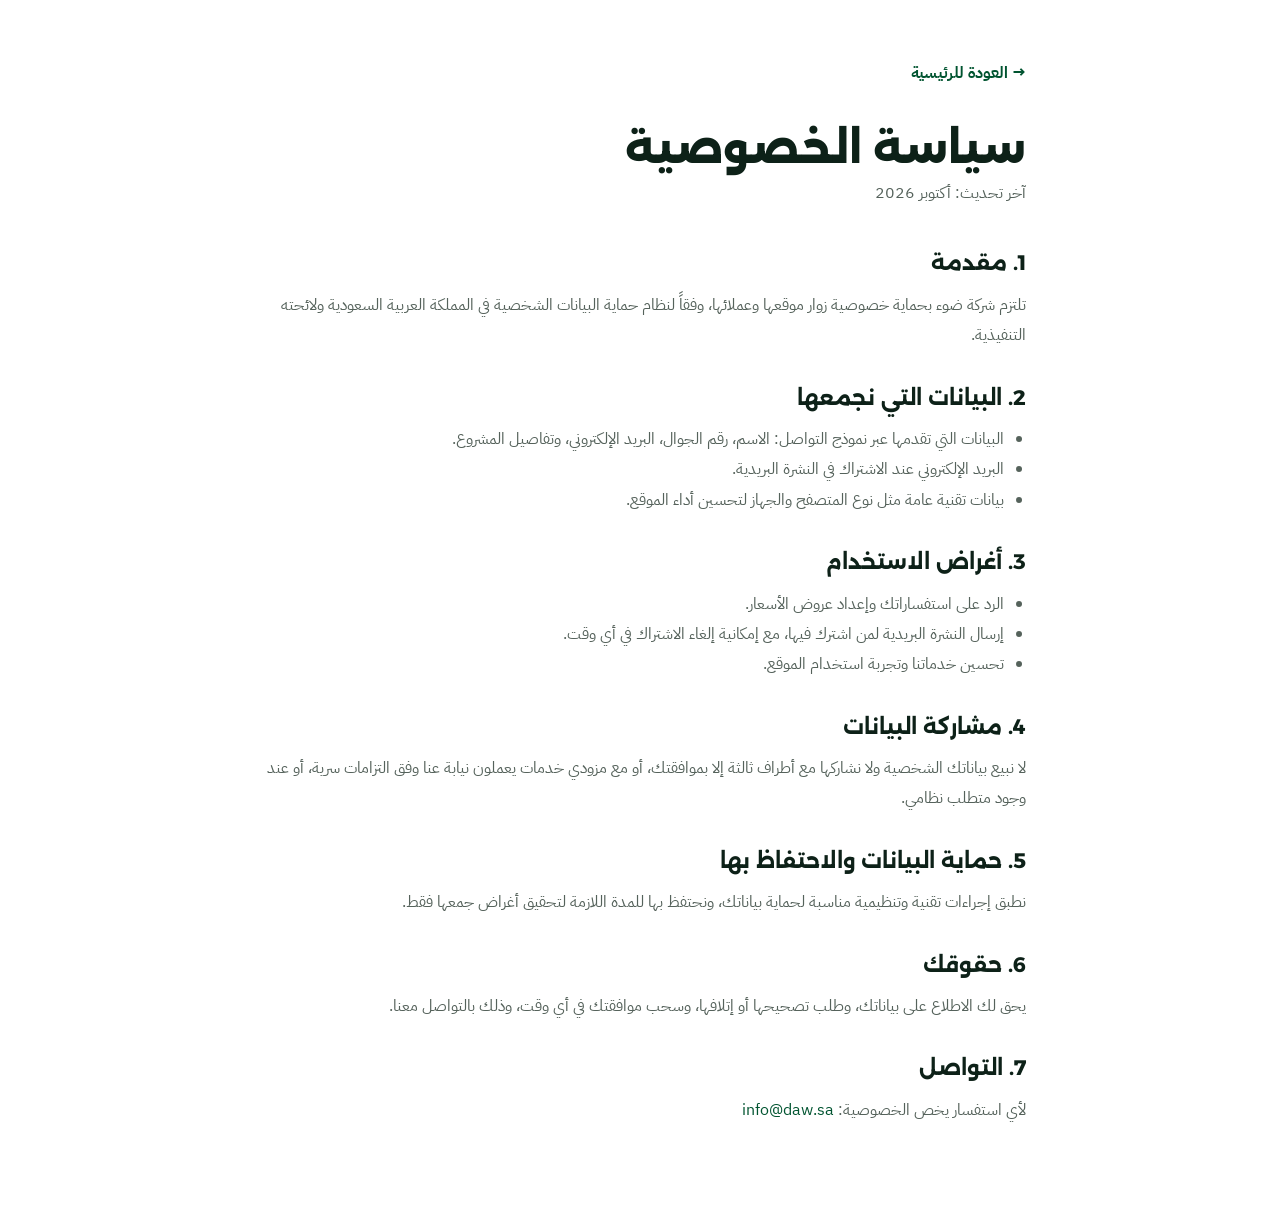
<file: privacy.html>
<!DOCTYPE html>
<html lang="ar" dir="rtl">
<head>
    <meta charset="UTF-8">
    <meta name="viewport" content="width=device-width, initial-scale=1.0">
    <title>سياسة الخصوصية | ضوء</title>
    <meta name="description" content="سياسة الخصوصية لشركة ضوء وكيفية جمع البيانات الشخصية واستخدامها وحمايتها.">
    <script>
        (function () {
            try {
                var t = localStorage.getItem('theme');
                if (t === 'dark' || (!t && window.matchMedia('(prefers-color-scheme: dark)').matches)) {
                    document.documentElement.setAttribute('data-theme', 'dark');
                }
            } catch (e) {}
        })();
    </script>
    <link rel="icon" type="image/svg+xml" href="brand/favicon.svg">
    <link rel="preconnect" href="https://fonts.googleapis.com">
    <link rel="preconnect" href="https://fonts.gstatic.com" crossorigin>
    <link href="https://fonts.googleapis.com/css2?family=Alexandria:wght@600;700;800&family=IBM+Plex+Sans+Arabic:wght@400;500;600;700&display=swap" rel="stylesheet">
    <link rel="stylesheet" href="styles.css?v=24">
</head>
<body>
    <!-- TODO: نموذج مبدئي — يجب مراجعته من مستشار قانوني قبل النشر -->
    <main class="legal">
        <div class="container">
            <a href="index.html" class="legal-back">→ العودة للرئيسية</a>
            <h1>سياسة الخصوصية</h1>
            <p class="legal-updated">آخر تحديث: أكتوبر 2026</p>

            <h2>1. مقدمة</h2>
            <p>تلتزم شركة ضوء بحماية خصوصية زوار موقعها وعملائها، وفقاً لنظام حماية البيانات الشخصية في المملكة العربية السعودية ولائحته التنفيذية.</p>

            <h2>2. البيانات التي نجمعها</h2>
            <ul>
                <li>البيانات التي تقدمها عبر نموذج التواصل: الاسم، رقم الجوال، البريد الإلكتروني، وتفاصيل المشروع.</li>
                <li>البريد الإلكتروني عند الاشتراك في النشرة البريدية.</li>
                <li>بيانات تقنية عامة مثل نوع المتصفح والجهاز لتحسين أداء الموقع.</li>
            </ul>

            <h2>3. أغراض الاستخدام</h2>
            <ul>
                <li>الرد على استفساراتك وإعداد عروض الأسعار.</li>
                <li>إرسال النشرة البريدية لمن اشترك فيها، مع إمكانية إلغاء الاشتراك في أي وقت.</li>
                <li>تحسين خدماتنا وتجربة استخدام الموقع.</li>
            </ul>

            <h2>4. مشاركة البيانات</h2>
            <p>لا نبيع بياناتك الشخصية ولا نشاركها مع أطراف ثالثة إلا بموافقتك، أو مع مزودي خدمات يعملون نيابة عنا وفق التزامات سرية، أو عند وجود متطلب نظامي.</p>

            <h2>5. حماية البيانات والاحتفاظ بها</h2>
            <p>نطبق إجراءات تقنية وتنظيمية مناسبة لحماية بياناتك، ونحتفظ بها للمدة اللازمة لتحقيق أغراض جمعها فقط.</p>

            <h2>6. حقوقك</h2>
            <p>يحق لك الاطلاع على بياناتك، وطلب تصحيحها أو إتلافها، وسحب موافقتك في أي وقت، وذلك بالتواصل معنا.</p>

            <h2>7. التواصل</h2>
            <p>لأي استفسار يخص الخصوصية: <a href="mailto:info@daw.sa">info@daw.sa</a></p>
        </div>
    </main>
</body>
</html>
</file>
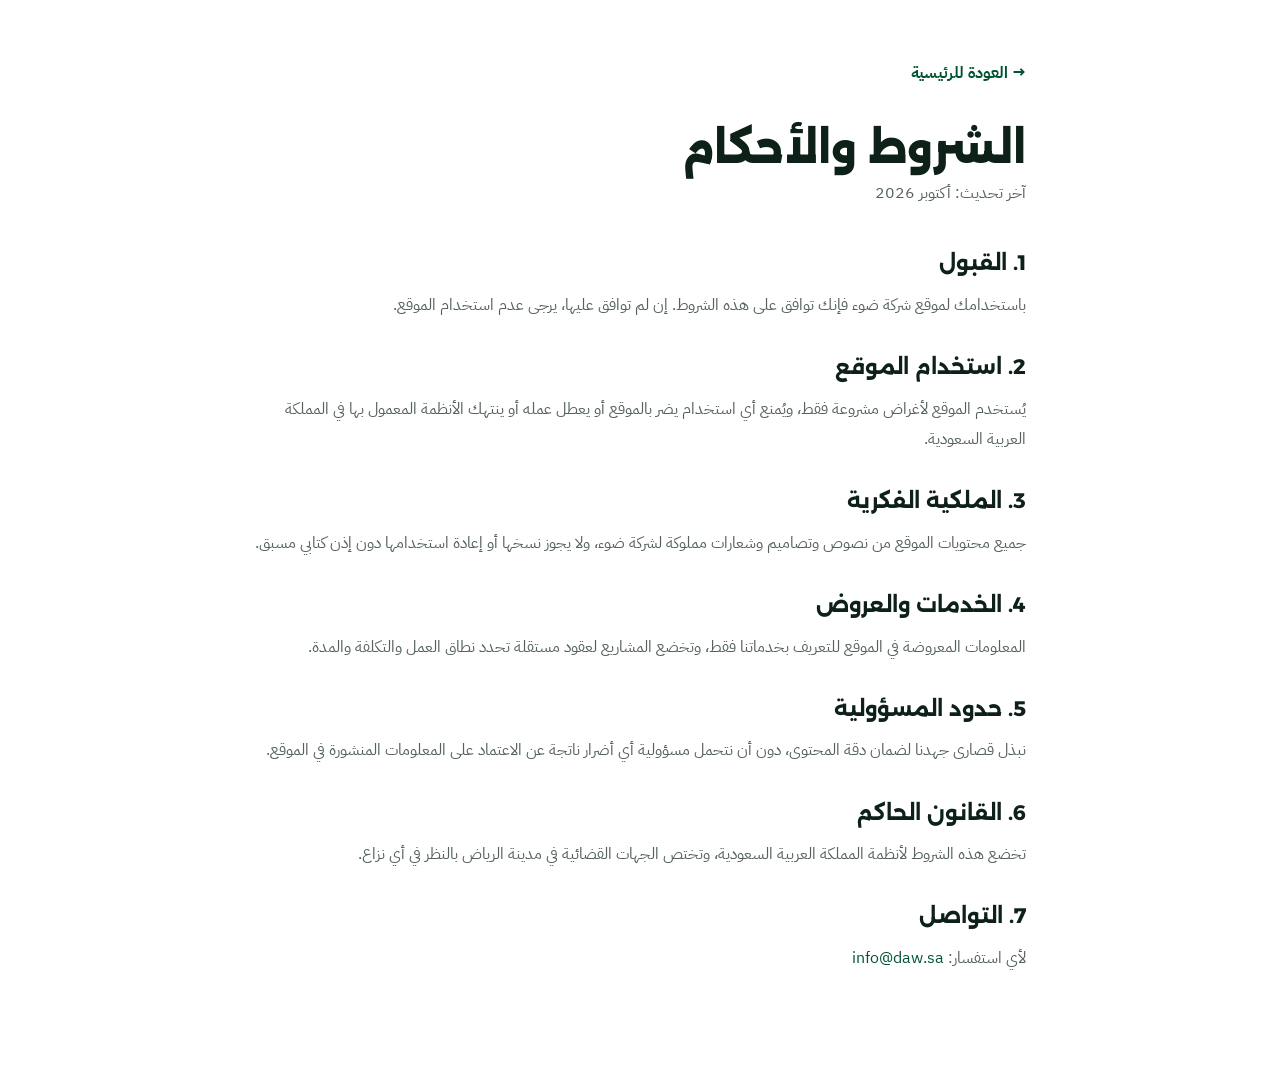
<file: terms.html>
<!DOCTYPE html>
<html lang="ar" dir="rtl">
<head>
    <meta charset="UTF-8">
    <meta name="viewport" content="width=device-width, initial-scale=1.0">
    <title>الشروط والأحكام | ضوء</title>
    <meta name="description" content="الشروط والأحكام الخاصة باستخدام موقع شركة ضوء وخدماتها.">
    <script>
        (function () {
            try {
                var t = localStorage.getItem('theme');
                if (t === 'dark' || (!t && window.matchMedia('(prefers-color-scheme: dark)').matches)) {
                    document.documentElement.setAttribute('data-theme', 'dark');
                }
            } catch (e) {}
        })();
    </script>
    <link rel="icon" type="image/svg+xml" href="brand/favicon.svg">
    <link rel="preconnect" href="https://fonts.googleapis.com">
    <link rel="preconnect" href="https://fonts.gstatic.com" crossorigin>
    <link href="https://fonts.googleapis.com/css2?family=Alexandria:wght@600;700;800&family=IBM+Plex+Sans+Arabic:wght@400;500;600;700&display=swap" rel="stylesheet">
    <link rel="stylesheet" href="styles.css?v=24">
</head>
<body>
    <!-- TODO: نموذج مبدئي — يجب مراجعته من مستشار قانوني قبل النشر -->
    <main class="legal">
        <div class="container">
            <a href="index.html" class="legal-back">→ العودة للرئيسية</a>
            <h1>الشروط والأحكام</h1>
            <p class="legal-updated">آخر تحديث: أكتوبر 2026</p>

            <h2>1. القبول</h2>
            <p>باستخدامك لموقع شركة ضوء فإنك توافق على هذه الشروط. إن لم توافق عليها، يرجى عدم استخدام الموقع.</p>

            <h2>2. استخدام الموقع</h2>
            <p>يُستخدم الموقع لأغراض مشروعة فقط، ويُمنع أي استخدام يضر بالموقع أو يعطل عمله أو ينتهك الأنظمة المعمول بها في المملكة العربية السعودية.</p>

            <h2>3. الملكية الفكرية</h2>
            <p>جميع محتويات الموقع من نصوص وتصاميم وشعارات مملوكة لشركة ضوء، ولا يجوز نسخها أو إعادة استخدامها دون إذن كتابي مسبق.</p>

            <h2>4. الخدمات والعروض</h2>
            <p>المعلومات المعروضة في الموقع للتعريف بخدماتنا فقط، وتخضع المشاريع لعقود مستقلة تحدد نطاق العمل والتكلفة والمدة.</p>

            <h2>5. حدود المسؤولية</h2>
            <p>نبذل قصارى جهدنا لضمان دقة المحتوى، دون أن نتحمل مسؤولية أي أضرار ناتجة عن الاعتماد على المعلومات المنشورة في الموقع.</p>

            <h2>6. القانون الحاكم</h2>
            <p>تخضع هذه الشروط لأنظمة المملكة العربية السعودية، وتختص الجهات القضائية في مدينة الرياض بالنظر في أي نزاع.</p>

            <h2>7. التواصل</h2>
            <p>لأي استفسار: <a href="mailto:info@daw.sa">info@daw.sa</a></p>
        </div>
    </main>
</body>
</html>
</file>
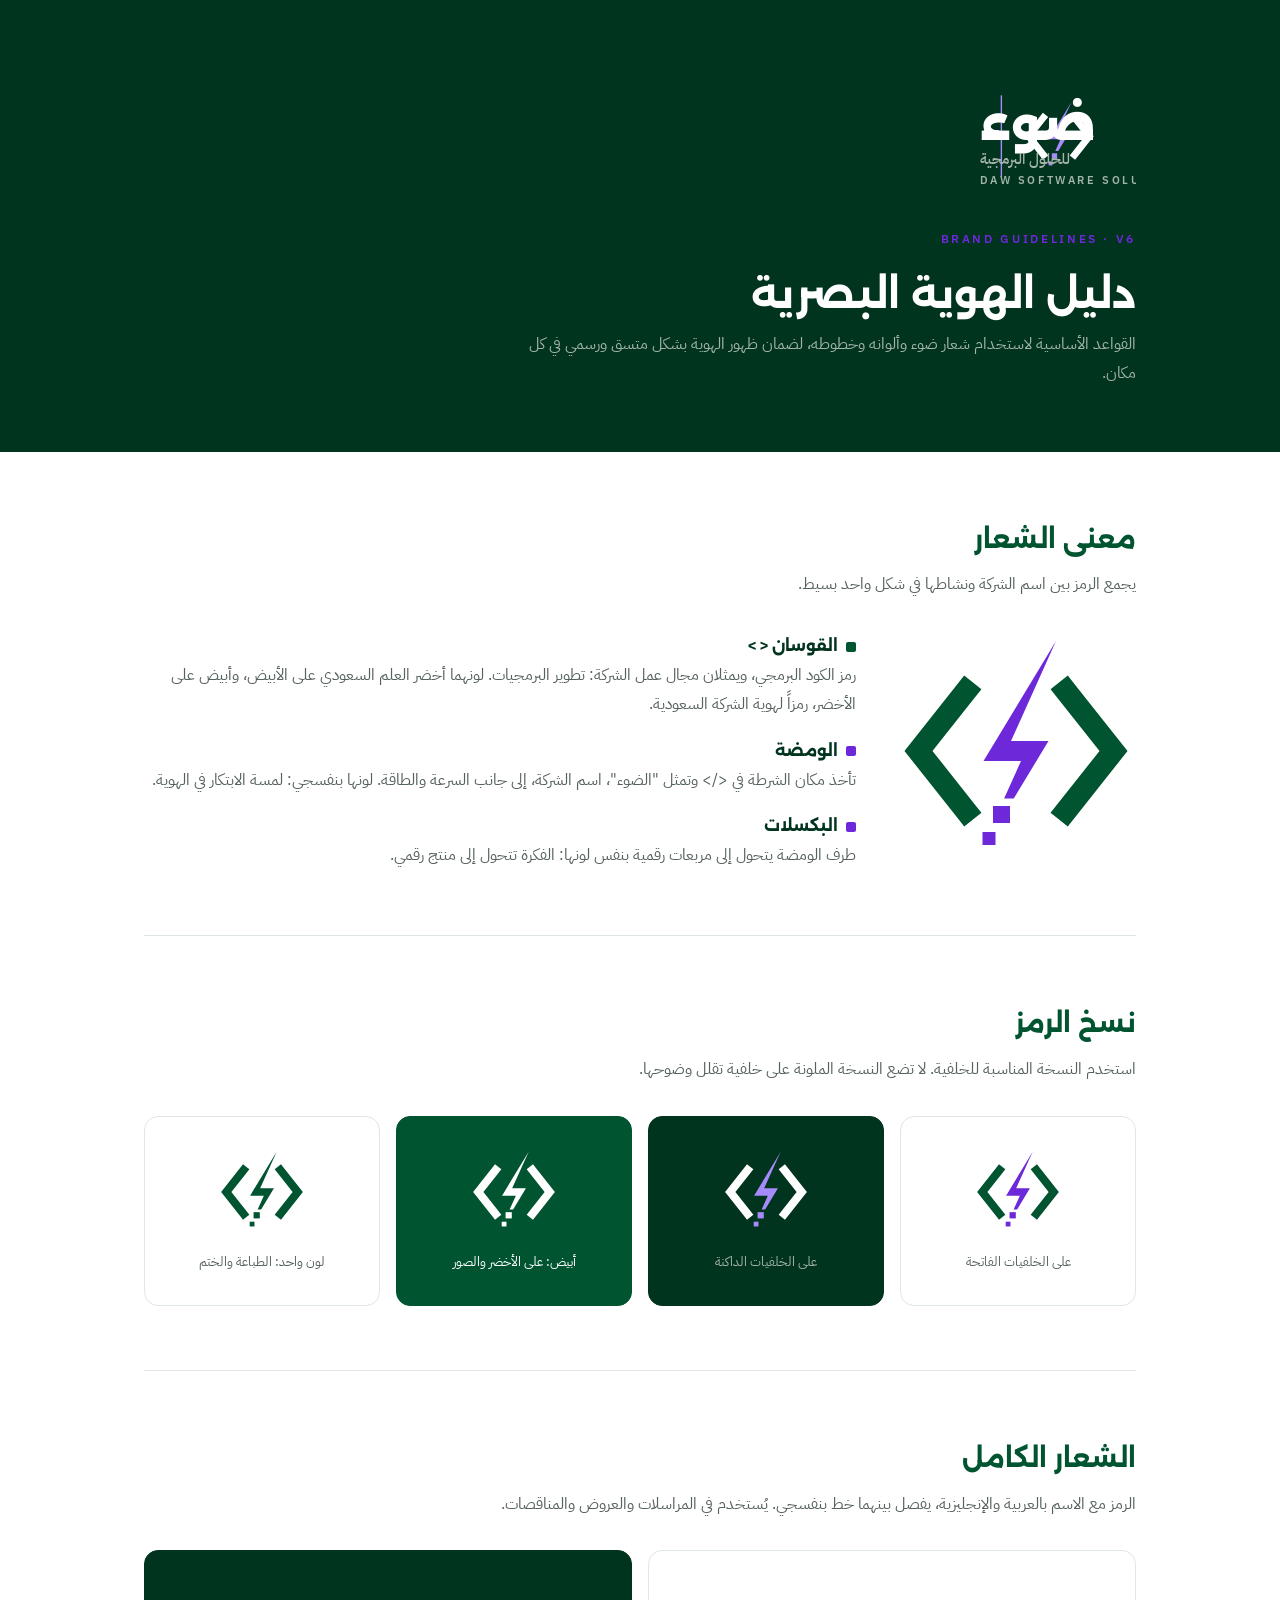
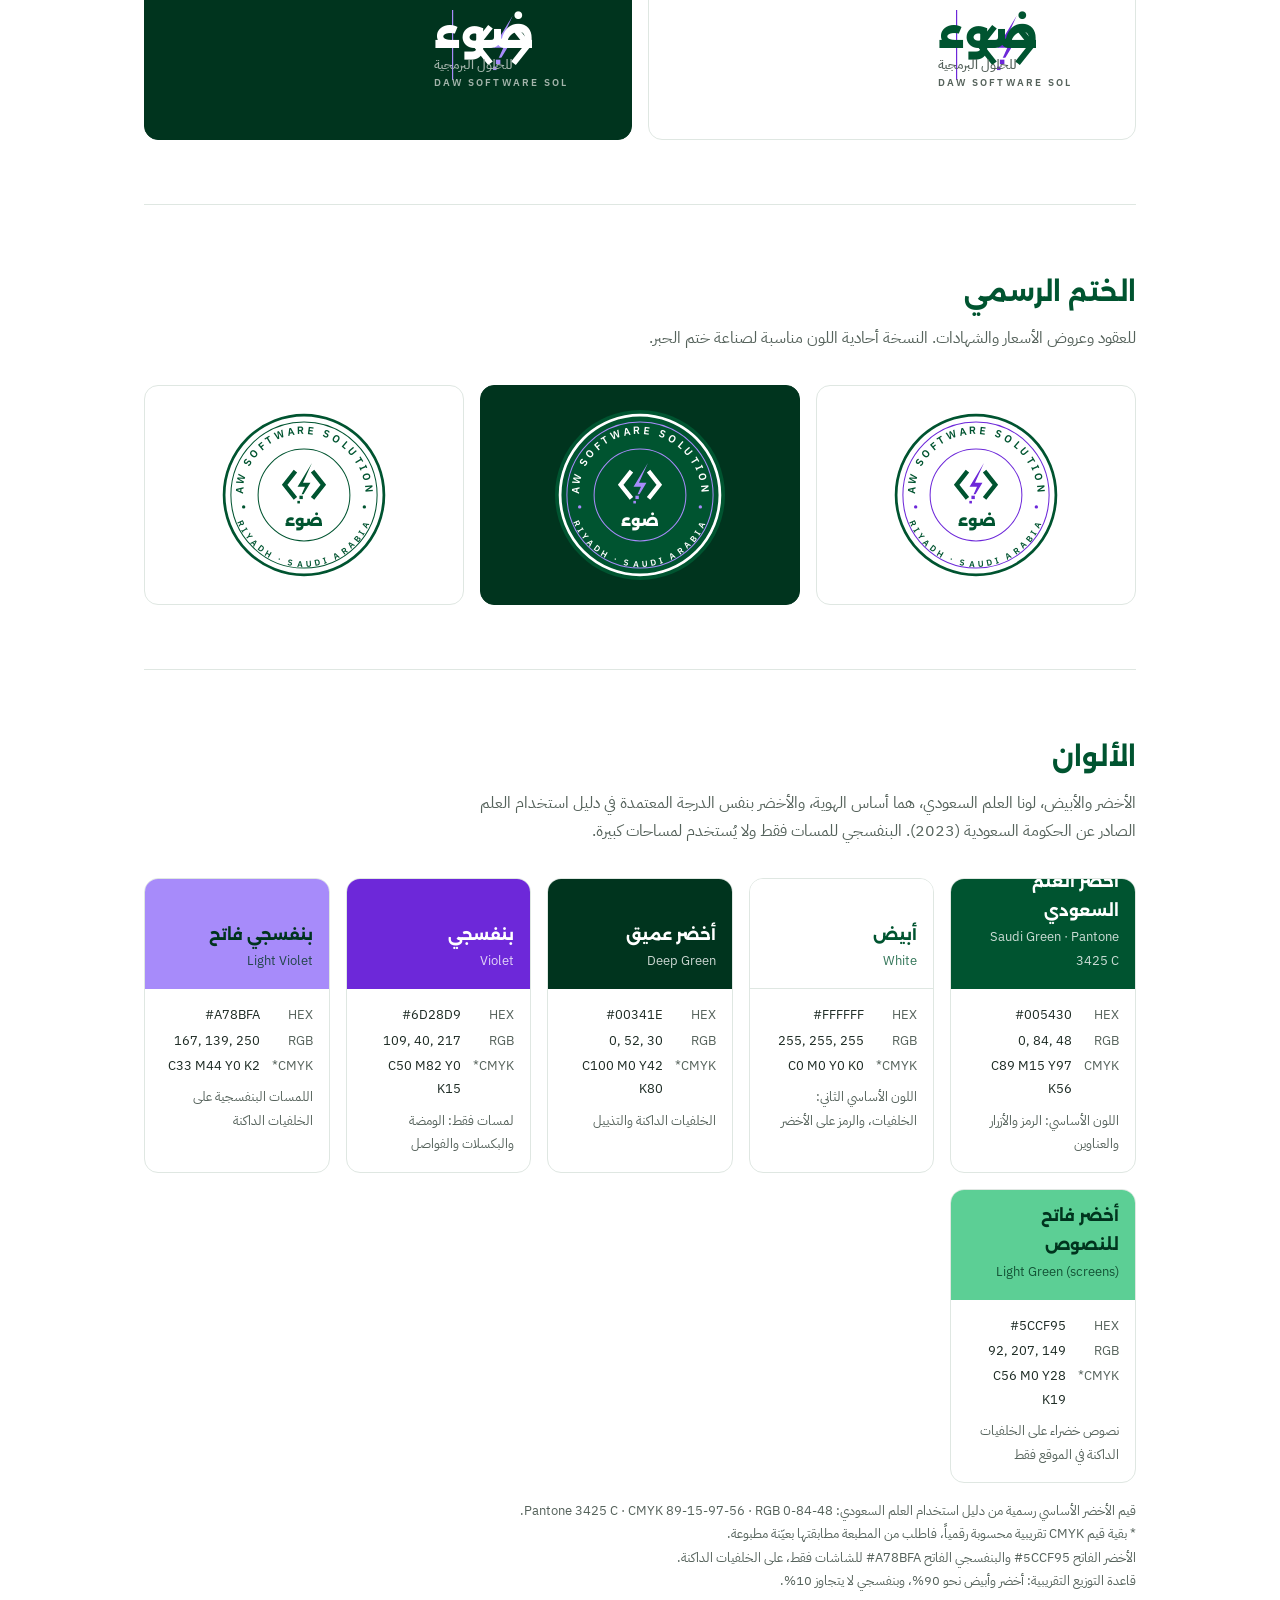
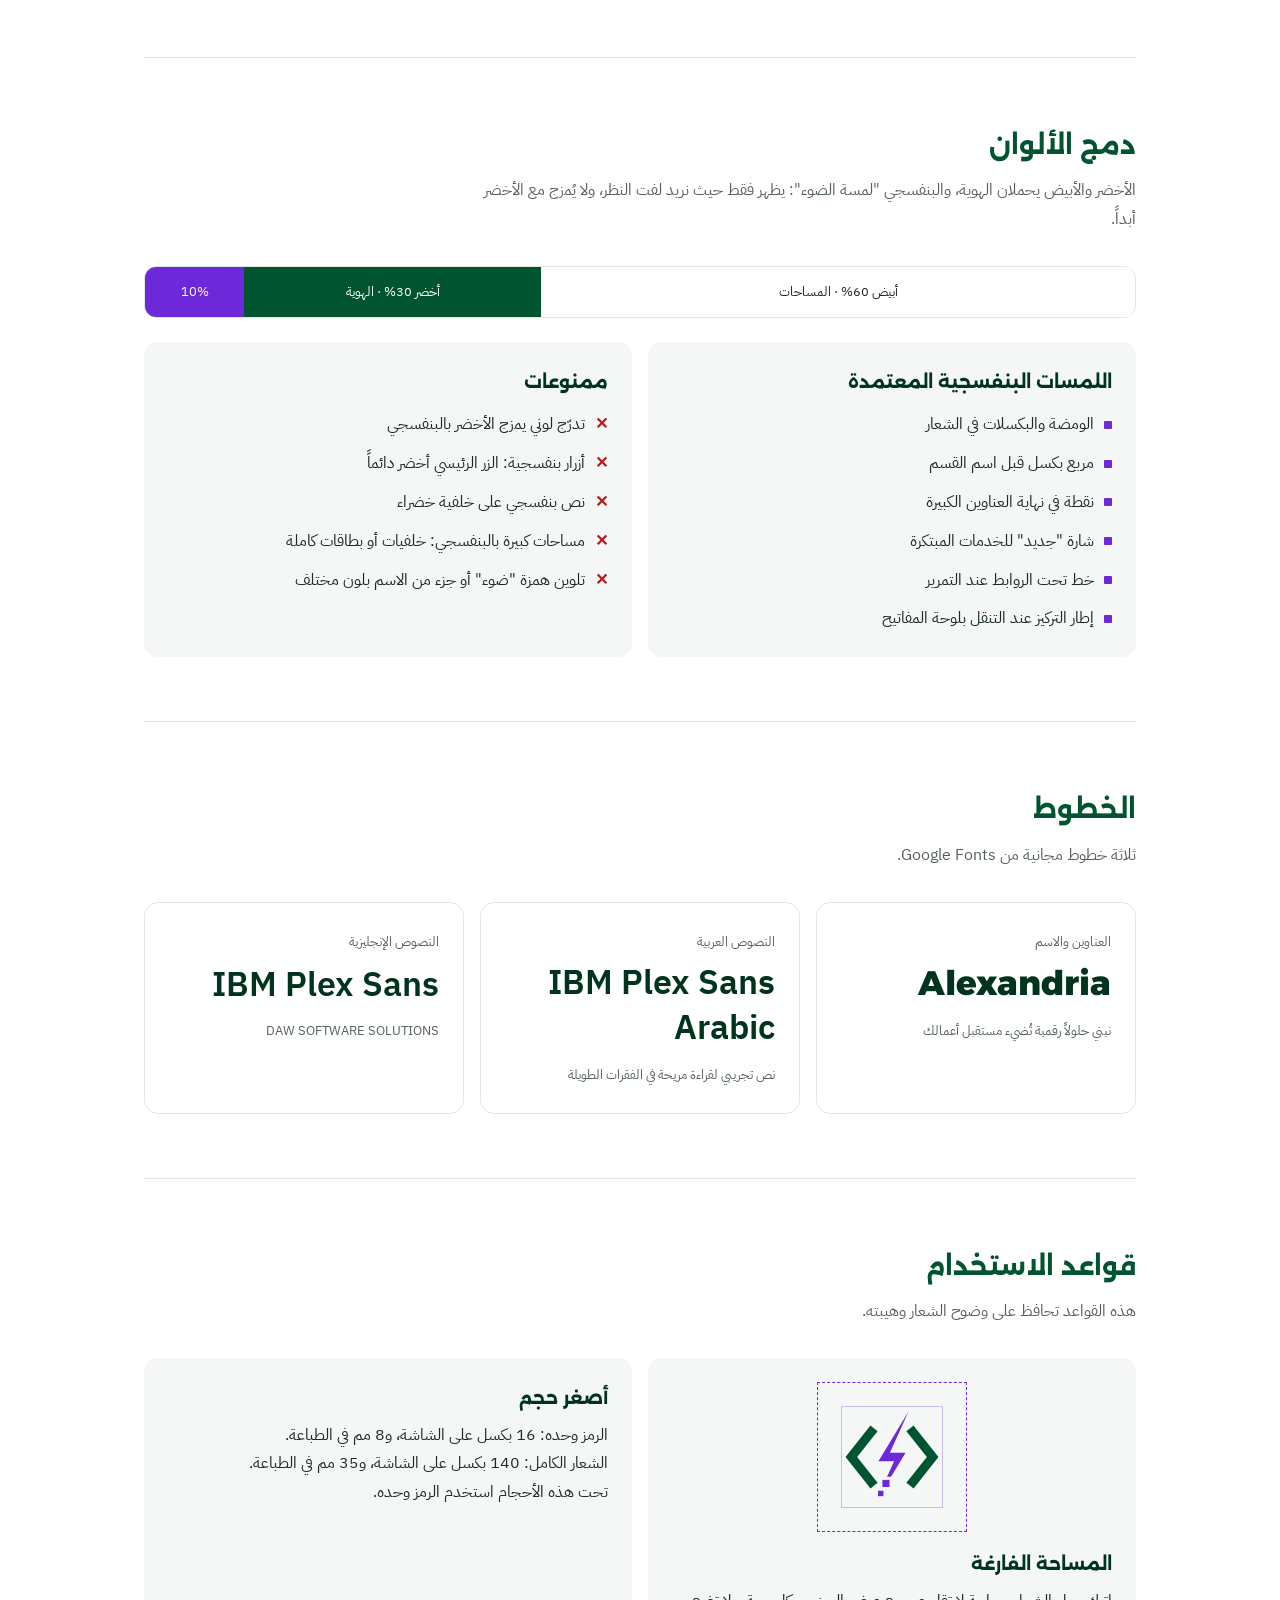
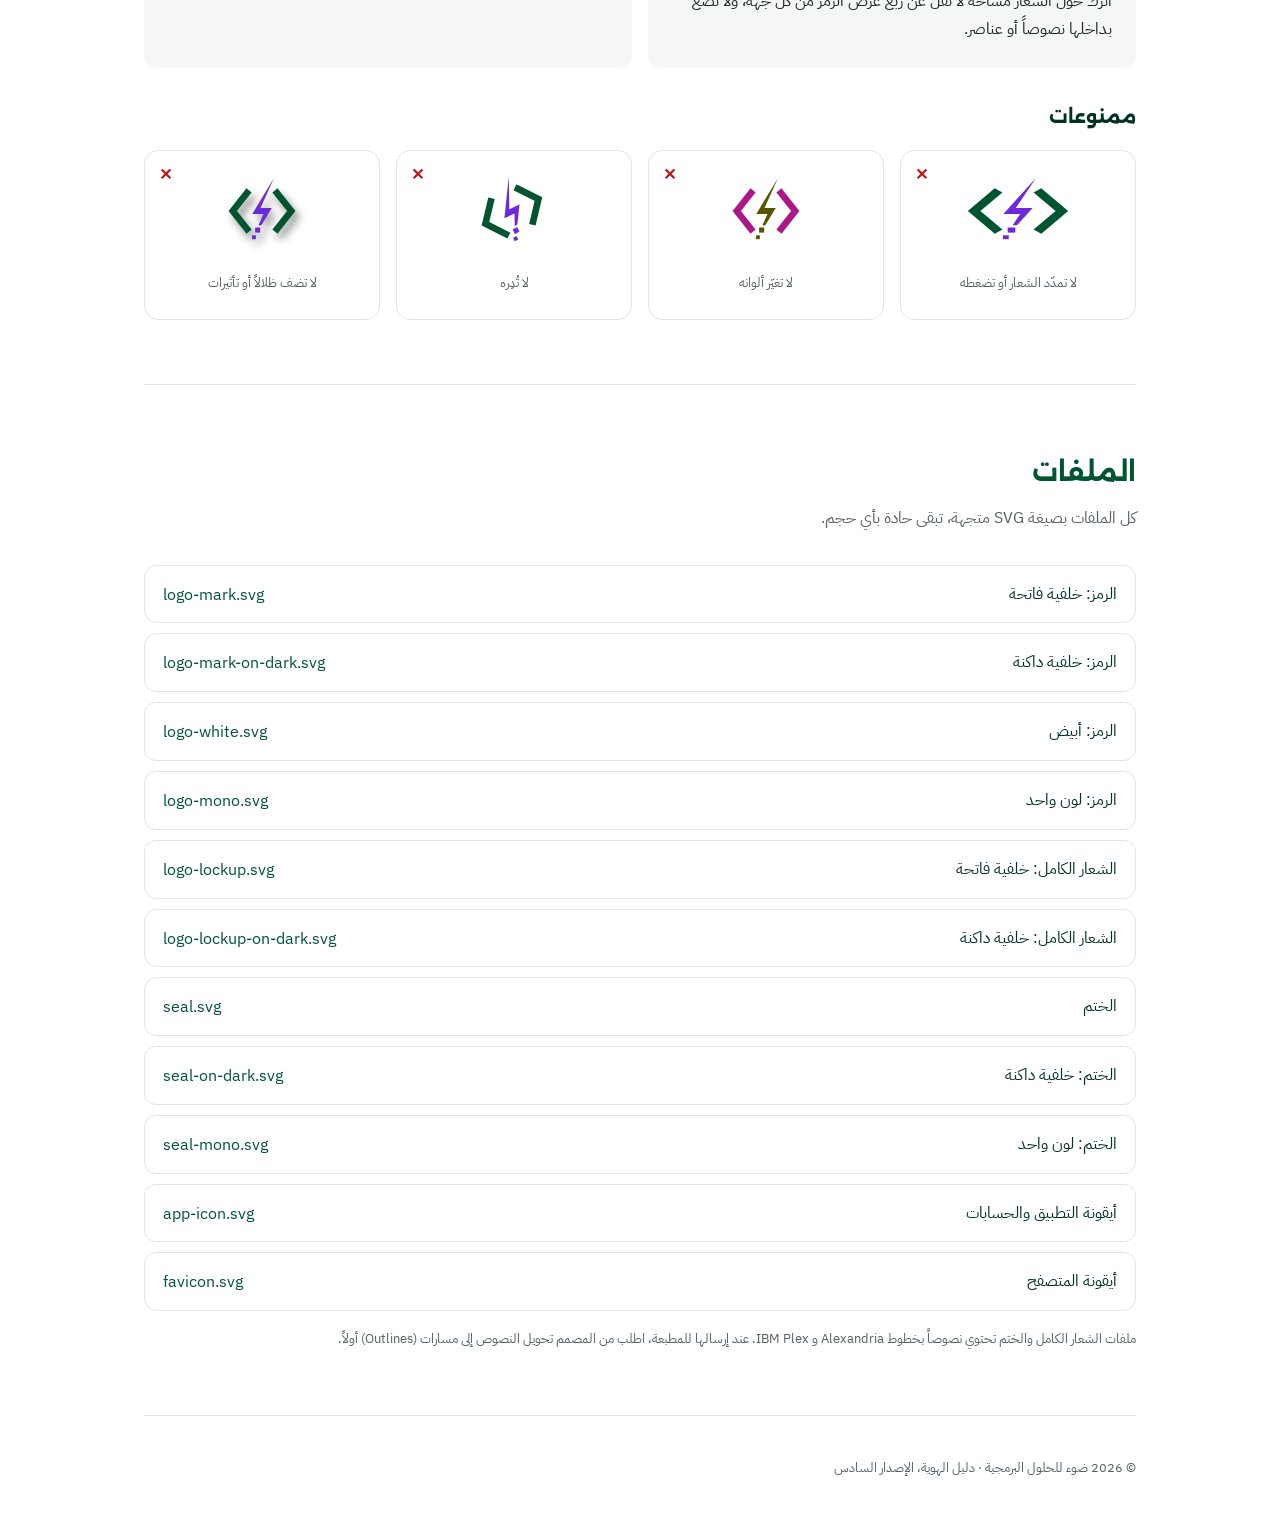
<file: brand/guidelines.html>
<!DOCTYPE html>
<html lang="ar" dir="rtl">
<head>
    <meta charset="UTF-8">
    <meta name="viewport" content="width=device-width, initial-scale=1.0">
    <title>دليل الهوية | ضوء</title>
    <link rel="icon" type="image/svg+xml" href="favicon.svg">
    <link rel="preconnect" href="https://fonts.googleapis.com">
    <link rel="preconnect" href="https://fonts.gstatic.com" crossorigin>
    <link href="https://fonts.googleapis.com/css2?family=Alexandria:wght@700;800&family=IBM+Plex+Sans:wght@500;600&family=IBM+Plex+Sans+Arabic:wght@400;500;600&display=swap" rel="stylesheet">
    <style>
        :root { --navy:#00341e; --flag:#005430; --gold:#6d28d9; --gold-d:#005430; --ivory:#ffffff; --slate:#55625b; --line:#dfe7e2; --soft:#f4f7f5; }
        * { box-sizing:border-box; margin:0; padding:0; }
        body { font-family:'IBM Plex Sans Arabic',sans-serif; color:#1c2a23; background:#fff; line-height:1.8; }
        .wrap { max-width:1040px; margin:0 auto; padding:0 24px; }
        header { background:var(--navy); color:#fff; padding:72px 0 64px; }
        header .hero-lockup { width:min(420px,100%); height:auto; display:block; margin-bottom:28px; }
        header h1 { font-family:'Alexandria',sans-serif; font-size:clamp(28px,5vw,40px); }
        header p { color:#a3b4ab; max-width:620px; }
        .kicker { font-family:'IBM Plex Sans',sans-serif; font-weight:600; letter-spacing:.22em; font-size:12px; color:var(--gold); direction:ltr; text-align:right; margin-bottom:8px; }
        section { padding:64px 0; border-bottom:1px solid var(--line); }
        h2 { font-family:'Alexandria',sans-serif; font-size:26px; color:var(--flag); margin-bottom:8px; }
        h2 + p { color:var(--slate); margin-bottom:32px; max-width:680px; }
        .grid { display:grid; gap:16px; grid-template-columns:repeat(auto-fit,minmax(220px,1fr)); }
        .tile { border-radius:14px; border:1px solid var(--line); min-height:190px; display:flex; flex-direction:column; align-items:center; justify-content:center; gap:14px; padding:24px; }
        .tile svg { width:88px; height:88px; }
        .tile .cap { font-size:13px; color:var(--slate); }
        .navy { background:var(--navy); border-color:var(--navy); } .navy .cap { color:#a3b4ab; }
        .goldbg { background:var(--gold-d); border-color:var(--gold-d); } .goldbg .cap { color:#fff; }
        .meaning { display:grid; grid-template-columns:240px 1fr; gap:40px; align-items:center; }
        .meaning svg { width:100%; height:auto; }
        .meaning ul { list-style:none; display:grid; gap:18px; }
        .meaning li strong { display:block; font-family:'Alexandria',sans-serif; color:var(--navy); }
        .meaning li span { color:var(--slate); }
        .dot { display:inline-block; width:10px; height:10px; border-radius:2px; margin-left:8px; vertical-align:middle; }
        .wide svg { width:min(360px,100%); height:auto; }
        .seal svg { width:170px; height:170px; }
        .swatches { display:grid; gap:16px; grid-template-columns:repeat(auto-fit,minmax(180px,1fr)); }
        .swatch { border:1px solid var(--line); border-radius:14px; overflow:hidden; }
        .swatch:nth-child(2) .chip { box-shadow:inset 0 -1px 0 var(--line); }
        .chip { height:110px; padding:16px; display:flex; flex-direction:column; justify-content:flex-end; }
        .chip span { font-family:'Alexandria',sans-serif; font-weight:700; }
        .chip small { font-family:'IBM Plex Sans',sans-serif; opacity:.8; direction:ltr; text-align:right; }
        .swatch dl { display:grid; grid-template-columns:auto 1fr; gap:2px 12px; padding:14px 16px 0; font-size:13px; }
        .swatch dt { color:var(--slate); font-family:'IBM Plex Sans',sans-serif; }
        .swatch dd { font-family:'IBM Plex Sans',monospace; direction:ltr; text-align:right; }
        .swatch p { padding:8px 16px 16px; font-size:13px; color:var(--slate); }
        .note { font-size:13px; color:var(--slate); margin-top:16px; }
        .type { display:grid; gap:16px; grid-template-columns:repeat(auto-fit,minmax(280px,1fr)); }
        .type div { border:1px solid var(--line); border-radius:14px; padding:24px; }
        .type .sample { font-size:34px; color:var(--navy); line-height:1.3; margin:6px 0 10px; }
        .type small { color:var(--slate); }
        .rules { display:grid; gap:16px; grid-template-columns:repeat(auto-fit,minmax(280px,1fr)); }
        .rule { background:var(--soft); border-radius:14px; padding:24px; }
        .rule h3 { font-family:'Alexandria',sans-serif; font-size:18px; color:var(--navy); margin-bottom:6px; }
        .clear { position:relative; width:150px; height:150px; margin:0 auto 16px; border:1px dashed var(--gold); display:flex; align-items:center; justify-content:center; }
        .clear svg { width:100px; height:100px; outline:1px solid rgba(109,40,217,.3); }
        .donts .tile { position:relative; min-height:170px; }
        .donts .tile::after { content:'✕'; position:absolute; top:10px; left:14px; color:#b91c1c; font-weight:700; }
        .donts svg { width:72px; height:72px; }
        .ratio { display:flex; height:52px; border-radius:12px; overflow:hidden; border:1px solid var(--line); font-size:13px; }
        .ratio div { display:flex; align-items:center; justify-content:center; white-space:nowrap; }
        .list { list-style:none; display:grid; gap:10px; margin-top:12px; }
        .list li { display:flex; align-items:center; gap:10px; }
        .list .sq { width:8px; height:8px; background:var(--gold); border-radius:1px; flex-shrink:0; }
        .list.no li::before { content:'✕'; color:#b91c1c; font-weight:700; }
        .files { display:grid; gap:10px; }
        .files a { display:flex; justify-content:space-between; gap:16px; padding:14px 18px; border:1px solid var(--line); border-radius:12px; color:var(--navy); text-decoration:none; }
        .files a:hover { border-color:var(--gold); }
        .files code { font-family:'IBM Plex Sans',monospace; direction:ltr; color:var(--gold-d); }
        footer { padding:40px 0; color:var(--slate); font-size:13px; }
        @media (max-width:700px) { .meaning { grid-template-columns:1fr; } .meaning svg { max-width:200px; margin:0 auto; } }
    </style>
</head>
<body>
    <header>
        <div class="wrap">
            <svg class="hero-lockup" xmlns="http://www.w3.org/2000/svg" viewBox="0 0 360 110" role="img" aria-label="ضوء للحلول البرمجية">
  <rect width="360" height="110" fill="#00341e"/>
  <svg x="262" y="23" width="64" height="64" viewBox="0 0 48 48"><defs><clipPath id="l-cut"><rect width="48" height="33.5"/></clipPath></defs>
  <path d="M14 12 4.5 24 14 36M34 12l9.5 12L34 36" fill="none" stroke="#ffffff" stroke-width="4.4" stroke-linecap="square" stroke-linejoin="miter"/>
  <path d="M32 2 17.5 26H25L16 46 30.5 22H23Z" fill="#a78bfa" clip-path="url(#l-cut)"/>
  <rect x="19.4" y="35" width="3.4" height="3.4" fill="#a78bfa"/>
  <rect x="17.3" y="40.2" width="2.6" height="2.6" fill="#a78bfa"/></svg>
  <rect x="244" y="20" width="1.2" height="70" fill="#a78bfa"/>
  <text x="226" y="58" text-anchor="end" direction="rtl" font-family="Alexandria, sans-serif" font-weight="800" font-size="40" fill="#ffffff">ضوء</text>
  <text x="226" y="79" text-anchor="end" direction="rtl" font-family="'IBM Plex Sans Arabic', sans-serif" font-weight="500" font-size="13" fill="#a3b4ab">للحلول البرمجية</text>
  <text x="226" y="96" text-anchor="end" font-family="'IBM Plex Sans', sans-serif" font-weight="600" font-size="9.5" letter-spacing="2.2" fill="#a3b4ab">DAW SOFTWARE SOLUTIONS</text>
</svg>
            <p class="kicker">BRAND GUIDELINES · V6</p>
            <h1>دليل الهوية البصرية</h1>
            <p>القواعد الأساسية لاستخدام شعار ضوء وألوانه وخطوطه، لضمان ظهور الهوية بشكل متسق ورسمي في كل مكان.</p>
        </div>
    </header>

    <main class="wrap">
        <section>
            <h2>معنى الشعار</h2>
            <p>يجمع الرمز بين اسم الشركة ونشاطها في شكل واحد بسيط.</p>
            <div class="meaning">
                <svg class="" xmlns="http://www.w3.org/2000/svg" viewBox="0 0 48 48" role="img" aria-label="شعار ضوء">
  <defs><clipPath id="m-cut"><rect width="48" height="33.5"/></clipPath></defs>
  <path d="M14 12 4.5 24 14 36M34 12l9.5 12L34 36" fill="none" stroke="#005430" stroke-width="4.4" stroke-linecap="square" stroke-linejoin="miter"/>
  <path d="M32 2 17.5 26H25L16 46 30.5 22H23Z" fill="#6d28d9" clip-path="url(#m-cut)"/>
  <rect x="19.4" y="35" width="3.4" height="3.4" fill="#6d28d9"/>
  <rect x="17.3" y="40.2" width="2.6" height="2.6" fill="#6d28d9"/>
</svg>
                <ul>
                    <li><strong><i class="dot" style="background:var(--flag)"></i>القوسان &lt; &gt;</strong><span>رمز الكود البرمجي، ويمثلان مجال عمل الشركة: تطوير البرمجيات. لونهما أخضر العلم السعودي على الأبيض، وأبيض على الأخضر، رمزاً لهوية الشركة السعودية.</span></li>
                    <li><strong><i class="dot" style="background:var(--gold)"></i>الومضة</strong><span>تأخذ مكان الشرطة في &lt;/&gt; وتمثل "الضوء"، اسم الشركة، إلى جانب السرعة والطاقة. لونها بنفسجي: لمسة الابتكار في الهوية.</span></li>
                    <li><strong><i class="dot" style="background:var(--gold)"></i>البكسلات</strong><span>طرف الومضة يتحول إلى مربعات رقمية بنفس لونها: الفكرة تتحول إلى منتج رقمي.</span></li>
                </ul>
            </div>
        </section>

        <section>
            <h2>نسخ الرمز</h2>
            <p>استخدم النسخة المناسبة للخلفية. لا تضع النسخة الملونة على خلفية تقلل وضوحها.</p>
            <div class="grid">
                <div class="tile"><svg class="" xmlns="http://www.w3.org/2000/svg" viewBox="0 0 48 48" role="img" aria-label="شعار ضوء">
  <defs><clipPath id="m-cut"><rect width="48" height="33.5"/></clipPath></defs>
  <path d="M14 12 4.5 24 14 36M34 12l9.5 12L34 36" fill="none" stroke="#005430" stroke-width="4.4" stroke-linecap="square" stroke-linejoin="miter"/>
  <path d="M32 2 17.5 26H25L16 46 30.5 22H23Z" fill="#6d28d9" clip-path="url(#m-cut)"/>
  <rect x="19.4" y="35" width="3.4" height="3.4" fill="#6d28d9"/>
  <rect x="17.3" y="40.2" width="2.6" height="2.6" fill="#6d28d9"/>
</svg><span class="cap">على الخلفيات الفاتحة</span></div>
                <div class="tile navy"><svg class="" xmlns="http://www.w3.org/2000/svg" viewBox="0 0 48 48" role="img" aria-label="شعار ضوء">
  <defs><clipPath id="m-cut"><rect width="48" height="33.5"/></clipPath></defs>
  <path d="M14 12 4.5 24 14 36M34 12l9.5 12L34 36" fill="none" stroke="#ffffff" stroke-width="4.4" stroke-linecap="square" stroke-linejoin="miter"/>
  <path d="M32 2 17.5 26H25L16 46 30.5 22H23Z" fill="#a78bfa" clip-path="url(#m-cut)"/>
  <rect x="19.4" y="35" width="3.4" height="3.4" fill="#a78bfa"/>
  <rect x="17.3" y="40.2" width="2.6" height="2.6" fill="#a78bfa"/>
</svg><span class="cap">على الخلفيات الداكنة</span></div>
                <div class="tile goldbg"><svg class="" xmlns="http://www.w3.org/2000/svg" viewBox="0 0 48 48" role="img" aria-label="شعار ضوء">
  <defs><clipPath id="m-cut"><rect width="48" height="33.5"/></clipPath></defs>
  <path d="M14 12 4.5 24 14 36M34 12l9.5 12L34 36" fill="none" stroke="#ffffff" stroke-width="4.4" stroke-linecap="square" stroke-linejoin="miter"/>
  <path d="M32 2 17.5 26H25L16 46 30.5 22H23Z" fill="#ffffff" clip-path="url(#m-cut)"/>
  <rect x="19.4" y="35" width="3.4" height="3.4" fill="#ffffff"/>
  <rect x="17.3" y="40.2" width="2.6" height="2.6" fill="#ffffff"/>
</svg><span class="cap">أبيض: على الأخضر والصور</span></div>
                <div class="tile"><svg class="" xmlns="http://www.w3.org/2000/svg" viewBox="0 0 48 48" role="img" aria-label="شعار ضوء">
  <defs><clipPath id="m-cut"><rect width="48" height="33.5"/></clipPath></defs>
  <path d="M14 12 4.5 24 14 36M34 12l9.5 12L34 36" fill="none" stroke="#005430" stroke-width="4.4" stroke-linecap="square" stroke-linejoin="miter"/>
  <path d="M32 2 17.5 26H25L16 46 30.5 22H23Z" fill="#005430" clip-path="url(#m-cut)"/>
  <rect x="19.4" y="35" width="3.4" height="3.4" fill="#005430"/>
  <rect x="17.3" y="40.2" width="2.6" height="2.6" fill="#005430"/>
</svg><span class="cap">لون واحد: الطباعة والختم</span></div>
            </div>
        </section>

        <section>
            <h2>الشعار الكامل</h2>
            <p>الرمز مع الاسم بالعربية والإنجليزية، يفصل بينهما خط بنفسجي. يُستخدم في المراسلات والعروض والمناقصات.</p>
            <div class="grid">
                <div class="tile wide"><svg class="" xmlns="http://www.w3.org/2000/svg" viewBox="0 0 360 110" role="img" aria-label="ضوء للحلول البرمجية">
  
  <svg x="262" y="23" width="64" height="64" viewBox="0 0 48 48"><defs><clipPath id="l-cut"><rect width="48" height="33.5"/></clipPath></defs>
  <path d="M14 12 4.5 24 14 36M34 12l9.5 12L34 36" fill="none" stroke="#005430" stroke-width="4.4" stroke-linecap="square" stroke-linejoin="miter"/>
  <path d="M32 2 17.5 26H25L16 46 30.5 22H23Z" fill="#6d28d9" clip-path="url(#l-cut)"/>
  <rect x="19.4" y="35" width="3.4" height="3.4" fill="#6d28d9"/>
  <rect x="17.3" y="40.2" width="2.6" height="2.6" fill="#6d28d9"/></svg>
  <rect x="244" y="20" width="1.2" height="70" fill="#6d28d9"/>
  <text x="226" y="58" text-anchor="end" direction="rtl" font-family="Alexandria, sans-serif" font-weight="800" font-size="40" fill="#005430">ضوء</text>
  <text x="226" y="79" text-anchor="end" direction="rtl" font-family="'IBM Plex Sans Arabic', sans-serif" font-weight="500" font-size="13" fill="#55625b">للحلول البرمجية</text>
  <text x="226" y="96" text-anchor="end" font-family="'IBM Plex Sans', sans-serif" font-weight="600" font-size="9.5" letter-spacing="2.2" fill="#55625b">DAW SOFTWARE SOLUTIONS</text>
</svg></div>
                <div class="tile wide navy"><svg class="" xmlns="http://www.w3.org/2000/svg" viewBox="0 0 360 110" role="img" aria-label="ضوء للحلول البرمجية">
  <rect width="360" height="110" fill="#00341e"/>
  <svg x="262" y="23" width="64" height="64" viewBox="0 0 48 48"><defs><clipPath id="l-cut"><rect width="48" height="33.5"/></clipPath></defs>
  <path d="M14 12 4.5 24 14 36M34 12l9.5 12L34 36" fill="none" stroke="#ffffff" stroke-width="4.4" stroke-linecap="square" stroke-linejoin="miter"/>
  <path d="M32 2 17.5 26H25L16 46 30.5 22H23Z" fill="#a78bfa" clip-path="url(#l-cut)"/>
  <rect x="19.4" y="35" width="3.4" height="3.4" fill="#a78bfa"/>
  <rect x="17.3" y="40.2" width="2.6" height="2.6" fill="#a78bfa"/></svg>
  <rect x="244" y="20" width="1.2" height="70" fill="#a78bfa"/>
  <text x="226" y="58" text-anchor="end" direction="rtl" font-family="Alexandria, sans-serif" font-weight="800" font-size="40" fill="#ffffff">ضوء</text>
  <text x="226" y="79" text-anchor="end" direction="rtl" font-family="'IBM Plex Sans Arabic', sans-serif" font-weight="500" font-size="13" fill="#a3b4ab">للحلول البرمجية</text>
  <text x="226" y="96" text-anchor="end" font-family="'IBM Plex Sans', sans-serif" font-weight="600" font-size="9.5" letter-spacing="2.2" fill="#a3b4ab">DAW SOFTWARE SOLUTIONS</text>
</svg></div>
            </div>
        </section>

        <section>
            <h2>الختم الرسمي</h2>
            <p>للعقود وعروض الأسعار والشهادات. النسخة أحادية اللون مناسبة لصناعة ختم الحبر.</p>
            <div class="grid">
                <div class="tile seal"><svg class="" xmlns="http://www.w3.org/2000/svg" viewBox="0 0 100 100" role="img" aria-label="ختم ضوء">
  <defs>
    <path id="arcT" d="M14 50a36 36 0 0 1 72 0"/>
    <path id="arcB" d="M12 50a38 38 0 0 0 76 0"/>
  </defs>
  
  <circle cx="50" cy="50" r="47" fill="none" stroke="#005430" stroke-width="1.6"/>
  <circle cx="50" cy="50" r="43" fill="none" stroke="#6d28d9" stroke-width=".6"/>
  <circle cx="50" cy="50" r="27" fill="none" stroke="#6d28d9" stroke-width=".6"/>
  <text font-family="'IBM Plex Sans', sans-serif" font-weight="600" font-size="6.2" letter-spacing="1.6" fill="#005430"><textPath href="#arcT" startOffset="50%" text-anchor="middle">DAW SOFTWARE SOLUTIONS</textPath></text>
  <text font-family="'IBM Plex Sans', sans-serif" font-weight="600" font-size="5" letter-spacing="1.4" fill="#005430"><textPath href="#arcB" startOffset="50%" text-anchor="middle" dominant-baseline="hanging">RIYADH · SAUDI ARABIA</textPath></text>
  <circle cx="14.5" cy="57" r="1" fill="#6d28d9"/><circle cx="85.5" cy="57" r="1" fill="#6d28d9"/>
  <svg x="36" y="30" width="28" height="28" viewBox="0 0 48 48"><defs><clipPath id="s-cut"><rect width="48" height="33.5"/></clipPath></defs>
  <path d="M14 12 4.5 24 14 36M34 12l9.5 12L34 36" fill="none" stroke="#005430" stroke-width="4.4" stroke-linecap="square" stroke-linejoin="miter"/>
  <path d="M32 2 17.5 26H25L16 46 30.5 22H23Z" fill="#6d28d9" clip-path="url(#s-cut)"/>
  <rect x="19.4" y="35" width="3.4" height="3.4" fill="#6d28d9"/>
  <rect x="17.3" y="40.2" width="2.6" height="2.6" fill="#6d28d9"/></svg>
  <text x="50" y="68" text-anchor="middle" font-family="Alexandria, sans-serif" font-weight="800" font-size="9" fill="#005430">ضوء</text>
</svg></div>
                <div class="tile seal navy"><svg class="" xmlns="http://www.w3.org/2000/svg" viewBox="0 0 100 100" role="img" aria-label="ختم ضوء">
  <defs>
    <path id="arcT" d="M14 50a36 36 0 0 1 72 0"/>
    <path id="arcB" d="M12 50a38 38 0 0 0 76 0"/>
  </defs>
  <circle cx="50" cy="50" r="50" fill="#005430"/>
  <circle cx="50" cy="50" r="47" fill="none" stroke="#ffffff" stroke-width="1.6"/>
  <circle cx="50" cy="50" r="43" fill="none" stroke="#a78bfa" stroke-width=".6"/>
  <circle cx="50" cy="50" r="27" fill="none" stroke="#a78bfa" stroke-width=".6"/>
  <text font-family="'IBM Plex Sans', sans-serif" font-weight="600" font-size="6.2" letter-spacing="1.6" fill="#ffffff"><textPath href="#arcT" startOffset="50%" text-anchor="middle">DAW SOFTWARE SOLUTIONS</textPath></text>
  <text font-family="'IBM Plex Sans', sans-serif" font-weight="600" font-size="5" letter-spacing="1.4" fill="#ffffff"><textPath href="#arcB" startOffset="50%" text-anchor="middle" dominant-baseline="hanging">RIYADH · SAUDI ARABIA</textPath></text>
  <circle cx="14.5" cy="57" r="1" fill="#a78bfa"/><circle cx="85.5" cy="57" r="1" fill="#a78bfa"/>
  <svg x="36" y="30" width="28" height="28" viewBox="0 0 48 48"><defs><clipPath id="s-cut"><rect width="48" height="33.5"/></clipPath></defs>
  <path d="M14 12 4.5 24 14 36M34 12l9.5 12L34 36" fill="none" stroke="#ffffff" stroke-width="4.4" stroke-linecap="square" stroke-linejoin="miter"/>
  <path d="M32 2 17.5 26H25L16 46 30.5 22H23Z" fill="#a78bfa" clip-path="url(#s-cut)"/>
  <rect x="19.4" y="35" width="3.4" height="3.4" fill="#a78bfa"/>
  <rect x="17.3" y="40.2" width="2.6" height="2.6" fill="#a78bfa"/></svg>
  <text x="50" y="68" text-anchor="middle" font-family="Alexandria, sans-serif" font-weight="800" font-size="9" fill="#ffffff">ضوء</text>
</svg></div>
                <div class="tile seal"><svg class="" xmlns="http://www.w3.org/2000/svg" viewBox="0 0 100 100" role="img" aria-label="ختم ضوء">
  <defs>
    <path id="arcT" d="M14 50a36 36 0 0 1 72 0"/>
    <path id="arcB" d="M12 50a38 38 0 0 0 76 0"/>
  </defs>
  
  <circle cx="50" cy="50" r="47" fill="none" stroke="#005430" stroke-width="1.6"/>
  <circle cx="50" cy="50" r="43" fill="none" stroke="#005430" stroke-width=".6"/>
  <circle cx="50" cy="50" r="27" fill="none" stroke="#005430" stroke-width=".6"/>
  <text font-family="'IBM Plex Sans', sans-serif" font-weight="600" font-size="6.2" letter-spacing="1.6" fill="#005430"><textPath href="#arcT" startOffset="50%" text-anchor="middle">DAW SOFTWARE SOLUTIONS</textPath></text>
  <text font-family="'IBM Plex Sans', sans-serif" font-weight="600" font-size="5" letter-spacing="1.4" fill="#005430"><textPath href="#arcB" startOffset="50%" text-anchor="middle" dominant-baseline="hanging">RIYADH · SAUDI ARABIA</textPath></text>
  <circle cx="14.5" cy="57" r="1" fill="#005430"/><circle cx="85.5" cy="57" r="1" fill="#005430"/>
  <svg x="36" y="30" width="28" height="28" viewBox="0 0 48 48"><defs><clipPath id="s-cut"><rect width="48" height="33.5"/></clipPath></defs>
  <path d="M14 12 4.5 24 14 36M34 12l9.5 12L34 36" fill="none" stroke="#005430" stroke-width="4.4" stroke-linecap="square" stroke-linejoin="miter"/>
  <path d="M32 2 17.5 26H25L16 46 30.5 22H23Z" fill="#005430" clip-path="url(#s-cut)"/>
  <rect x="19.4" y="35" width="3.4" height="3.4" fill="#005430"/>
  <rect x="17.3" y="40.2" width="2.6" height="2.6" fill="#005430"/></svg>
  <text x="50" y="68" text-anchor="middle" font-family="Alexandria, sans-serif" font-weight="800" font-size="9" fill="#005430">ضوء</text>
</svg></div>
            </div>
        </section>

        <section>
            <h2>الألوان</h2>
            <p>الأخضر والأبيض، لونا العلم السعودي، هما أساس الهوية، والأخضر بنفس الدرجة المعتمدة في دليل استخدام العلم الصادر عن الحكومة السعودية (2023). البنفسجي للمسات فقط ولا يُستخدم لمساحات كبيرة.</p>
            <div class="swatches">
        <div class="swatch">
            <div class="chip" style="background:#005430;color:#ffffff"><span>أخضر العلم السعودي</span><small>Saudi Green · Pantone 3425 C</small></div>
            <dl><dt>HEX</dt><dd>#005430</dd><dt>RGB</dt><dd>0, 84, 48</dd><dt>CMYK</dt><dd>C89 M15 Y97 K56</dd></dl>
            <p>اللون الأساسي: الرمز والأزرار والعناوين</p>
        </div>
        <div class="swatch">
            <div class="chip" style="background:#ffffff;color:#005430"><span>أبيض</span><small>White</small></div>
            <dl><dt>HEX</dt><dd>#FFFFFF</dd><dt>RGB</dt><dd>255, 255, 255</dd><dt>CMYK*</dt><dd>C0 M0 Y0 K0</dd></dl>
            <p>اللون الأساسي الثاني: الخلفيات، والرمز على الأخضر</p>
        </div>
        <div class="swatch">
            <div class="chip" style="background:#00341e;color:#ffffff"><span>أخضر عميق</span><small>Deep Green</small></div>
            <dl><dt>HEX</dt><dd>#00341E</dd><dt>RGB</dt><dd>0, 52, 30</dd><dt>CMYK*</dt><dd>C100 M0 Y42 K80</dd></dl>
            <p>الخلفيات الداكنة والتذييل</p>
        </div>
        <div class="swatch">
            <div class="chip" style="background:#6d28d9;color:#ffffff"><span>بنفسجي</span><small>Violet</small></div>
            <dl><dt>HEX</dt><dd>#6D28D9</dd><dt>RGB</dt><dd>109, 40, 217</dd><dt>CMYK*</dt><dd>C50 M82 Y0 K15</dd></dl>
            <p>لمسات فقط: الومضة والبكسلات والفواصل</p>
        </div>
        <div class="swatch">
            <div class="chip" style="background:#a78bfa;color:#00341e"><span>بنفسجي فاتح</span><small>Light Violet</small></div>
            <dl><dt>HEX</dt><dd>#A78BFA</dd><dt>RGB</dt><dd>167, 139, 250</dd><dt>CMYK*</dt><dd>C33 M44 Y0 K2</dd></dl>
            <p>اللمسات البنفسجية على الخلفيات الداكنة</p>
        </div>
        <div class="swatch">
            <div class="chip" style="background:#5ccf95;color:#00341e"><span>أخضر فاتح للنصوص</span><small>Light Green (screens)</small></div>
            <dl><dt>HEX</dt><dd>#5CCF95</dd><dt>RGB</dt><dd>92, 207, 149</dd><dt>CMYK*</dt><dd>C56 M0 Y28 K19</dd></dl>
            <p>نصوص خضراء على الخلفيات الداكنة في الموقع فقط</p>
        </div>
            </div>
            <p class="note">قيم الأخضر الأساسي رسمية من دليل استخدام العلم السعودي: Pantone 3425 C · CMYK 89-15-97-56 · RGB 0-84-48.<br>* بقية قيم CMYK تقريبية محسوبة رقمياً، فاطلب من المطبعة مطابقتها بعيّنة مطبوعة.<br>الأخضر الفاتح ‎#5CCF95‎ والبنفسجي الفاتح ‎#A78BFA‎ للشاشات فقط، على الخلفيات الداكنة.<br>قاعدة التوزيع التقريبية: أخضر وأبيض نحو 90%، وبنفسجي لا يتجاوز 10%.</p>
        </section>

        <section>
            <h2>دمج الألوان</h2>
            <p>الأخضر والأبيض يحملان الهوية، والبنفسجي "لمسة الضوء": يظهر فقط حيث نريد لفت النظر، ولا يُمزج مع الأخضر أبداً.</p>
            <div class="ratio">
                <div style="flex:60;background:#fff;color:#1c2a23">أبيض 60% · المساحات</div>
                <div style="flex:30;background:var(--flag);color:#fff">أخضر 30% · الهوية</div>
                <div style="flex:10;background:var(--gold);color:#fff">10%</div>
            </div>
            <div class="rules" style="margin-top:24px">
                <div class="rule">
                    <h3>اللمسات البنفسجية المعتمدة</h3>
                    <ul class="list">
                        <li><span class="sq"></span>الومضة والبكسلات في الشعار</li>
                        <li><span class="sq"></span>مربع بكسل قبل اسم القسم</li>
                        <li><span class="sq"></span>نقطة في نهاية العناوين الكبيرة</li>
                        <li><span class="sq"></span>شارة "جديد" للخدمات المبتكرة</li>
                        <li><span class="sq"></span>خط تحت الروابط عند التمرير</li>
                        <li><span class="sq"></span>إطار التركيز عند التنقل بلوحة المفاتيح</li>
                    </ul>
                </div>
                <div class="rule">
                    <h3>ممنوعات</h3>
                    <ul class="list no">
                        <li>تدرّج لوني يمزج الأخضر بالبنفسجي</li>
                        <li>أزرار بنفسجية: الزر الرئيسي أخضر دائماً</li>
                        <li>نص بنفسجي على خلفية خضراء</li>
                        <li>مساحات كبيرة بالبنفسجي: خلفيات أو بطاقات كاملة</li>
                        <li>تلوين همزة "ضوء" أو جزء من الاسم بلون مختلف</li>
                    </ul>
                </div>
            </div>
        </section>

        <section>
            <h2>الخطوط</h2>
            <p>ثلاثة خطوط مجانية من Google Fonts.</p>
            <div class="type">
                <div><small>العناوين والاسم</small><p class="sample" style="font-family:'Alexandria';font-weight:800">Alexandria</p><small>نبني حلولاً رقمية تُضيء مستقبل أعمالك</small></div>
                <div><small>النصوص العربية</small><p class="sample" style="font-family:'IBM Plex Sans Arabic';font-weight:600">IBM Plex Sans Arabic</p><small>نص تجريبي لقراءة مريحة في الفقرات الطويلة</small></div>
                <div><small>النصوص الإنجليزية</small><p class="sample" style="font-family:'IBM Plex Sans';font-weight:600;direction:ltr;text-align:right">IBM Plex Sans</p><small style="font-family:'IBM Plex Sans'">DAW SOFTWARE SOLUTIONS</small></div>
            </div>
        </section>

        <section>
            <h2>قواعد الاستخدام</h2>
            <p>هذه القواعد تحافظ على وضوح الشعار وهيبته.</p>
            <div class="rules">
                <div class="rule"><div class="clear"><svg class="" xmlns="http://www.w3.org/2000/svg" viewBox="0 0 48 48" role="img" aria-label="شعار ضوء">
  <defs><clipPath id="m-cut"><rect width="48" height="33.5"/></clipPath></defs>
  <path d="M14 12 4.5 24 14 36M34 12l9.5 12L34 36" fill="none" stroke="#005430" stroke-width="4.4" stroke-linecap="square" stroke-linejoin="miter"/>
  <path d="M32 2 17.5 26H25L16 46 30.5 22H23Z" fill="#6d28d9" clip-path="url(#m-cut)"/>
  <rect x="19.4" y="35" width="3.4" height="3.4" fill="#6d28d9"/>
  <rect x="17.3" y="40.2" width="2.6" height="2.6" fill="#6d28d9"/>
</svg></div><h3>المساحة الفارغة</h3><p>اترك حول الشعار مساحة لا تقل عن ربع عرض الرمز من كل جهة، ولا تضع بداخلها نصوصاً أو عناصر.</p></div>
                <div class="rule"><h3>أصغر حجم</h3><p>الرمز وحده: 16 بكسل على الشاشة، و8 مم في الطباعة.</p><p>الشعار الكامل: 140 بكسل على الشاشة، و35 مم في الطباعة.</p><p>تحت هذه الأحجام استخدم الرمز وحده.</p></div>
            </div>
            <h3 style="font-family:'Alexandria';color:var(--navy);margin:32px 0 16px">ممنوعات</h3>
            <div class="grid donts">
                <div class="tile"><div style="transform:scaleX(1.5)"><svg class="" xmlns="http://www.w3.org/2000/svg" viewBox="0 0 48 48" role="img" aria-label="شعار ضوء">
  <defs><clipPath id="m-cut"><rect width="48" height="33.5"/></clipPath></defs>
  <path d="M14 12 4.5 24 14 36M34 12l9.5 12L34 36" fill="none" stroke="#005430" stroke-width="4.4" stroke-linecap="square" stroke-linejoin="miter"/>
  <path d="M32 2 17.5 26H25L16 46 30.5 22H23Z" fill="#6d28d9" clip-path="url(#m-cut)"/>
  <rect x="19.4" y="35" width="3.4" height="3.4" fill="#6d28d9"/>
  <rect x="17.3" y="40.2" width="2.6" height="2.6" fill="#6d28d9"/>
</svg></div><span class="cap">لا تمدّد الشعار أو تضغطه</span></div>
                <div class="tile"><div style="filter:hue-rotate(160deg) saturate(2)"><svg class="" xmlns="http://www.w3.org/2000/svg" viewBox="0 0 48 48" role="img" aria-label="شعار ضوء">
  <defs><clipPath id="m-cut"><rect width="48" height="33.5"/></clipPath></defs>
  <path d="M14 12 4.5 24 14 36M34 12l9.5 12L34 36" fill="none" stroke="#005430" stroke-width="4.4" stroke-linecap="square" stroke-linejoin="miter"/>
  <path d="M32 2 17.5 26H25L16 46 30.5 22H23Z" fill="#6d28d9" clip-path="url(#m-cut)"/>
  <rect x="19.4" y="35" width="3.4" height="3.4" fill="#6d28d9"/>
  <rect x="17.3" y="40.2" width="2.6" height="2.6" fill="#6d28d9"/>
</svg></div><span class="cap">لا تغيّر ألوانه</span></div>
                <div class="tile"><div style="transform:rotate(-25deg)"><svg class="" xmlns="http://www.w3.org/2000/svg" viewBox="0 0 48 48" role="img" aria-label="شعار ضوء">
  <defs><clipPath id="m-cut"><rect width="48" height="33.5"/></clipPath></defs>
  <path d="M14 12 4.5 24 14 36M34 12l9.5 12L34 36" fill="none" stroke="#005430" stroke-width="4.4" stroke-linecap="square" stroke-linejoin="miter"/>
  <path d="M32 2 17.5 26H25L16 46 30.5 22H23Z" fill="#6d28d9" clip-path="url(#m-cut)"/>
  <rect x="19.4" y="35" width="3.4" height="3.4" fill="#6d28d9"/>
  <rect x="17.3" y="40.2" width="2.6" height="2.6" fill="#6d28d9"/>
</svg></div><span class="cap">لا تُدِره</span></div>
                <div class="tile"><div style="filter:drop-shadow(4px 6px 4px rgba(0,0,0,.45))"><svg class="" xmlns="http://www.w3.org/2000/svg" viewBox="0 0 48 48" role="img" aria-label="شعار ضوء">
  <defs><clipPath id="m-cut"><rect width="48" height="33.5"/></clipPath></defs>
  <path d="M14 12 4.5 24 14 36M34 12l9.5 12L34 36" fill="none" stroke="#005430" stroke-width="4.4" stroke-linecap="square" stroke-linejoin="miter"/>
  <path d="M32 2 17.5 26H25L16 46 30.5 22H23Z" fill="#6d28d9" clip-path="url(#m-cut)"/>
  <rect x="19.4" y="35" width="3.4" height="3.4" fill="#6d28d9"/>
  <rect x="17.3" y="40.2" width="2.6" height="2.6" fill="#6d28d9"/>
</svg></div><span class="cap">لا تضف ظلالاً أو تأثيرات</span></div>
            </div>
        </section>

        <section>
            <h2>الملفات</h2>
            <p>كل الملفات بصيغة SVG متجهة، تبقى حادة بأي حجم.</p>
            <div class="files">
                <a href="logo-mark.svg" download><span>الرمز: خلفية فاتحة</span><code>logo-mark.svg</code></a>
                <a href="logo-mark-on-dark.svg" download><span>الرمز: خلفية داكنة</span><code>logo-mark-on-dark.svg</code></a>
                <a href="logo-white.svg" download><span>الرمز: أبيض</span><code>logo-white.svg</code></a>
                <a href="logo-mono.svg" download><span>الرمز: لون واحد</span><code>logo-mono.svg</code></a>
                <a href="logo-lockup.svg" download><span>الشعار الكامل: خلفية فاتحة</span><code>logo-lockup.svg</code></a>
                <a href="logo-lockup-on-dark.svg" download><span>الشعار الكامل: خلفية داكنة</span><code>logo-lockup-on-dark.svg</code></a>
                <a href="seal.svg" download><span>الختم</span><code>seal.svg</code></a>
                <a href="seal-on-dark.svg" download><span>الختم: خلفية داكنة</span><code>seal-on-dark.svg</code></a>
                <a href="seal-mono.svg" download><span>الختم: لون واحد</span><code>seal-mono.svg</code></a>
                <a href="app-icon.svg" download><span>أيقونة التطبيق والحسابات</span><code>app-icon.svg</code></a>
                <a href="favicon.svg" download><span>أيقونة المتصفح</span><code>favicon.svg</code></a>
            </div>
            <p class="note">ملفات الشعار الكامل والختم تحتوي نصوصاً بخطوط Alexandria و IBM Plex. عند إرسالها للمطبعة، اطلب من المصمم تحويل النصوص إلى مسارات (Outlines) أولاً.</p>
        </section>
    </main>

    <footer><div class="wrap">© 2026 ضوء للحلول البرمجية · دليل الهوية، الإصدار السادس</div></footer>
</body>
</html>
</file>
<file: styles.css>
:root {
    /* Identity: Saudi flag green (#005430, Pantone 3425 C) + white, violet accents. See brand/guidelines.html */
    --flag: #005430;
    --flag-deep: #00341e;
    --primary: #005430;
    --primary-dark: #005430;
    --primary-light: #e3f1ea;
    --secondary: #0d2118;
    --accent: #6d28d9;
    --accent-light: #f1ebfd;
    --text: #1c2a23;
    --text-light: #55625b;
    --text-muted: #55625b;
    --gold: #6d28d9;
    --gold-glow: #8b5cf6;
    --font-display: 'Alexandria', 'IBM Plex Sans Arabic', sans-serif;
    --font-body: 'IBM Plex Sans Arabic', -apple-system, BlinkMacSystemFont, 'Segoe UI', sans-serif;
    --bg: #ffffff;
    --bg-soft: #f4f7f5;
    --bg-alt: #e6eee9;
    --border: #dfe7e2;
    --white: #ffffff;
    --card-bg: #ffffff;
    --header-bg: rgba(255, 255, 255, 0.88);
    --footer-bg: #00341e;
    --cta-bg: #00341e;
    --shadow-color: rgb(0 0 0 / 0.05);
    --shadow-color-md: rgb(0 0 0 / 0.1);
    --shadow-color-lg: rgb(0 0 0 / 0.1);
    --shadow-sm: 0 1px 2px 0 rgb(0 52 30 / 0.06);
    --shadow: 0 4px 6px -1px rgb(0 52 30 / 0.08), 0 2px 4px -2px rgb(0 52 30 / 0.08);
    --shadow-md: 0 10px 15px -3px rgb(0 52 30 / 0.08), 0 4px 6px -4px rgb(0 52 30 / 0.08);
    --shadow-lg: 0 20px 25px -5px rgb(0 52 30 / 0.1), 0 8px 10px -6px rgb(0 52 30 / 0.1);
    --radius: 12px;
    --radius-lg: 20px;
    --radius-full: 9999px;
    --transition: all 0.3s ease;
    --container: 1200px;
}

[data-theme="dark"] {
    --primary: #1f9a5e;
    --primary-dark: #5ccf95;
    --primary-light: #0e3322;
    --secondary: #eef4f0;
    --accent: #a78bfa;
    --accent-light: #1d1838;
    --text: #e6ece9;
    --text-light: #adb8b2;
    --text-muted: #96a39c;
    --gold: #a78bfa;
    --gold-glow: #a78bfa;
    --bg: #0a0f0d;
    --bg-soft: #0f1513;
    --bg-alt: #19221e;
    --border: #232e29;
    --white: #131b17;
    --card-bg: #131b17;
    --header-bg: rgba(10, 15, 13, 0.88);
    --footer-bg: #04150d;
    --cta-bg: #0b2a1c;
    --shadow-color: rgb(0 0 0 / 0.3);
    --shadow-color-md: rgb(0 0 0 / 0.4);
    --shadow-color-lg: rgb(0 0 0 / 0.5);
}

* {
    margin: 0;
    padding: 0;
    box-sizing: border-box;
}

html {
    scroll-behavior: smooth;
}

body {
    font-family: var(--font-body);
    color: var(--text);
    background: var(--bg);
    line-height: 1.7;
    overflow-x: hidden;
}

.container {
    max-width: var(--container);
    margin: 0 auto;
    padding: 0 24px;
}

.section {
    padding: 100px 0;
    position: relative;
}

h1, h2, h3, h4 {
    line-height: 1.4;
}

h1, h2, h3, h4,
.logo-text,
.stat-number,
.stat-suffix,
.why-us-number,
.process-number,
.widget-value {
    font-family: var(--font-display);
}

/* Glowing divider between sections */
.section::before {
    content: '';
    position: absolute;
    top: 0;
    right: 10%;
    left: 10%;
    height: 1px;
    background: linear-gradient(90deg, transparent 0%, var(--primary) 50%, transparent 100%);
    opacity: 0.35;
    pointer-events: none;
}

.cta::before {
    display: none;
}

.section-header {
    text-align: center;
    max-width: 700px;
    margin: 0 auto 60px;
}

.section-tag {
    display: inline-flex;
    align-items: center;
    gap: 10px;
    font-weight: 700;
    font-size: 15px;
    margin-bottom: 14px;
    color: var(--primary-dark);
}

/* Violet pixel: echoes the pixels in the logo */
.section-tag::before {
    content: '';
    width: 8px;
    height: 8px;
    flex-shrink: 0;
    background: var(--accent);
    border-radius: 1px;
}

.section-title {
    font-size: clamp(26px, 4.4vw, 40px);
    text-wrap: balance;
    font-weight: 700;
    line-height: 1.3;
    color: var(--secondary);
    margin-bottom: 16px;
}

.section-subtitle {
    font-size: 18px;
    color: var(--text-light);
    line-height: 1.8;
}

.gradient-text {
    color: var(--primary-dark);
}

/* Buttons */
.btn {
    display: inline-flex;
    align-items: center;
    justify-content: center;
    gap: 8px;
    padding: 12px 24px;
    font-family: inherit;
    font-size: 15px;
    font-weight: 600;
    border-radius: var(--radius-full);
    border: none;
    cursor: pointer;
    text-decoration: none;
    transition: var(--transition);
}

.btn-primary {
    background: linear-gradient(135deg, #006b3d 0%, var(--flag) 100%);
    color: #ffffff;
    box-shadow: 0 4px 14px rgba(31, 154, 94, 0.35);
}

.btn-primary:hover {
    transform: translateY(-2px);
    box-shadow: 0 6px 20px rgba(31, 154, 94, 0.45);
}

.btn-outline {
    background: transparent;
    color: var(--secondary);
    border: 2px solid var(--border);
}

.btn-outline:hover {
    border-color: var(--primary);
    color: var(--primary);
    background: var(--primary-light);
}

.btn-white {
    background: #ffffff;
    color: #06150e;
    flex-shrink: 0;
}

.btn-white:hover {
    transform: translateY(-2px);
    box-shadow: var(--shadow-md);
}

.btn-lg {
    padding: 14px 32px;
    font-size: 16px;
}

.btn-block {
    width: 100%;
}

/* Header */
.header {
    position: fixed;
    top: 0;
    left: 0;
    right: 0;
    z-index: 1000;
    background: var(--header-bg);
    backdrop-filter: blur(12px);
    border-bottom: 1px solid transparent;
    transition: var(--transition);
}

.header.scrolled {
    border-bottom-color: var(--border);
    box-shadow: var(--shadow-sm);
}

.header .container {
    display: flex;
    align-items: center;
    justify-content: space-between;
    height: 80px;
}

.logo {
    display: flex;
    align-items: center;
    gap: 10px;
    text-decoration: none;
    color: var(--secondary);
}

.logo-icon {
    width: 38px;
    height: 38px;
    display: flex;
    align-items: center;
    justify-content: center;
    color: var(--primary);
}

.logo-text {
    font-size: 26px;
    font-weight: 800;
    letter-spacing: -0.5px;
}

.nav-list {
    display: flex;
    align-items: center;
    gap: 32px;
    list-style: none;
}

.nav-link {
    text-decoration: none;
    color: var(--text-light);
    font-weight: 600;
    font-size: 15px;
    transition: var(--transition);
    position: relative;
}

.nav-link:hover,
.nav-link.active {
    color: var(--primary-dark);
}

.nav-link::after {
    content: '';
    position: absolute;
    bottom: -6px;
    right: 0;
    width: 0;
    height: 2px;
    background: var(--primary);
    transition: var(--transition);
}

.nav-link:hover::after,
.nav-link.active::after {
    width: 100%;
}

.header-actions {
    display: flex;
    align-items: center;
    gap: 16px;
}

.menu-toggle {
    display: none;
    width: 40px;
    height: 40px;
    flex-direction: column;
    justify-content: center;
    align-items: center;
    gap: 6px;
    background: none;
    border: none;
    cursor: pointer;
}

.menu-toggle span {
    display: block;
    width: 24px;
    height: 2px;
    background: var(--secondary);
    transition: var(--transition);
}

.menu-toggle.active span:nth-child(1) {
    transform: translateY(8px) rotate(45deg);
}

.menu-toggle.active span:nth-child(2) {
    opacity: 0;
}

.menu-toggle.active span:nth-child(3) {
    transform: translateY(-8px) rotate(-45deg);
}

/* Theme toggle */
.theme-toggle {
    width: 40px;
    height: 40px;
    display: flex;
    align-items: center;
    justify-content: center;
    background: transparent;
    border: 2px solid var(--border);
    border-radius: 50%;
    cursor: pointer;
    color: var(--secondary);
    transition: var(--transition);
    position: relative;
}

.theme-toggle:hover {
    border-color: var(--primary);
    color: var(--primary);
}

.theme-toggle svg {
    width: 20px;
    height: 20px;
    position: absolute;
    transition: opacity 0.3s ease, transform 0.3s ease;
}

.theme-toggle .sun-icon {
    opacity: 1;
    transform: rotate(0deg);
}

.theme-toggle .moon-icon {
    opacity: 0;
    transform: rotate(90deg);
}

[data-theme="dark"] .theme-toggle .sun-icon {
    opacity: 0;
    transform: rotate(-90deg);
}

[data-theme="dark"] .theme-toggle .moon-icon {
    opacity: 1;
    transform: rotate(0deg);
}

/* Hero */
.hero {
    position: relative;
    min-height: 100vh;
    display: flex;
    align-items: center;
    padding: 140px 0 100px;
    overflow: hidden;
}

.hero-bg {
    position: absolute;
    inset: 0;
    z-index: -1;
    overflow: hidden;
}

.gradient-orb {
    position: absolute;
    border-radius: 50%;
    filter: blur(80px);
    opacity: 0.12;
    animation: float 20s infinite ease-in-out;
}

.orb-1 {
    width: 500px;
    height: 500px;
    background: var(--primary);
    top: -100px;
    left: -100px;
    animation-delay: 0s;
}

.orb-2 {
    width: 400px;
    height: 400px;
    background: var(--primary);
    bottom: -100px;
    right: -50px;
    animation-delay: -5s;
}

@keyframes float {
    0%, 100% { transform: translate(0, 0); }
    25% { transform: translate(30px, -30px); }
    50% { transform: translate(-20px, 20px); }
    75% { transform: translate(20px, 30px); }
}

.hero .container {
    display: grid;
    grid-template-columns: 1.2fr 1fr;
    gap: 60px;
    align-items: center;
}

.hero-badge {
    display: inline-flex;
    align-items: center;
    gap: 10px;
    background: var(--card-bg);
    border: 1px solid var(--border);
    padding: 8px 18px;
    border-radius: var(--radius-full);
    font-size: 14px;
    font-weight: 600;
    color: var(--text-light);
    box-shadow: var(--shadow-sm);
    margin-bottom: 24px;
}

.badge-dot {
    width: 8px;
    height: 8px;
    background: var(--accent);
    border-radius: 50%;
    animation: pulse 2s infinite;
}

@keyframes pulse {
    0%, 100% { opacity: 1; }
    50% { opacity: 0.5; }
}

.hero-title {
    font-size: clamp(28px, 3.6vw, 48px);
    font-weight: 700;
    line-height: 1.35;
    color: var(--secondary);
    margin-bottom: 24px;
}

.hero-description {
    font-size: 18px;
    color: var(--text-light);
    margin-bottom: 32px;
    max-width: 540px;
}

.hero-actions {
    display: flex;
    gap: 16px;
    margin-bottom: 48px;
    flex-wrap: wrap;
}

.hero-stats {
    display: inline-flex;
    flex-wrap: wrap;
    background: var(--card-bg);
    border: 1px solid var(--border);
    border-radius: var(--radius-lg);
    box-shadow: var(--shadow-sm);
}

.hero-stats .stat-item {
    padding: 16px 28px;
}

.hero-stats .stat-item + .stat-item {
    border-right: 1px solid var(--border);
}

.stat-item {
    display: flex;
    align-items: baseline;
    gap: 4px;
    flex-wrap: wrap;
}

.stat-number,
.stat-suffix {
    font-size: 28px;
    font-weight: 800;
    color: var(--secondary);
}

.stat-label {
    font-size: 14px;
    color: var(--text-light);
    margin-right: 8px;
}

.hero-visual {
    position: relative;
    height: 560px;
    display: flex;
    align-items: center;
    justify-content: center;
}

/* Device composition */
.device-composition {
    position: relative;
    z-index: 3;
    width: 100%;
    max-width: 520px;
    height: 360px;
}

/* Laptop mockup */
.laptop-mockup {
    position: absolute;
    top: 0;
    left: 50%;
    transform: translateX(-50%);
    width: 420px;
    z-index: 2;
    animation: laptopFloat 6s ease-in-out infinite;
}

.laptop-screen {
    width: 420px;
    height: 270px;
    background: var(--card-bg);
    border-radius: 16px 16px 0 0;
    padding: 12px;
    box-shadow: var(--shadow-lg);
    border: 1px solid var(--border);
    overflow: hidden;
}

.screen-header {
    display: flex;
    align-items: center;
    justify-content: space-between;
    padding: 8px 12px;
    background: var(--bg-soft);
    border-radius: 8px;
    margin-bottom: 12px;
}

.screen-dots {
    display: flex;
    gap: 6px;
}

.screen-dots span {
    width: 10px;
    height: 10px;
    border-radius: 50%;
}

.screen-dots span:nth-child(1) { background: #ef4444; }
.screen-dots span:nth-child(2) { background: #f59e0b; }
.screen-dots span:nth-child(3) { background: #22c55e; }

.screen-url {
    font-size: 12px;
    color: var(--text-muted);
    font-weight: 600;
    background: var(--card-bg);
    padding: 4px 12px;
    border-radius: var(--radius-full);
}

.screen-content {
    display: flex;
    gap: 12px;
    height: calc(100% - 50px);
}

.screen-sidebar {
    width: 80px;
    background: var(--bg-soft);
    border-radius: 8px;
    padding: 12px;
    display: flex;
    flex-direction: column;
    gap: 16px;
}

.sidebar-logo {
    width: 44px;
    height: 44px;
    background: linear-gradient(135deg, var(--primary) 0%, var(--primary-dark) 100%);
    border-radius: var(--radius);
    display: flex;
    align-items: center;
    justify-content: center;
    color: var(--white);
    font-size: 12px;
    font-weight: 700;
}

.sidebar-menu {
    display: flex;
    flex-direction: column;
    gap: 10px;
}

.menu-item {
    height: 8px;
    background: var(--border);
    border-radius: var(--radius-full);
}

.menu-item.active {
    width: 70%;
    background: var(--primary);
}

.screen-main {
    flex: 1;
    display: flex;
    flex-direction: column;
    gap: 12px;
}

.main-header {
    padding: 8px 0;
}

.header-line {
    height: 12px;
    width: 70%;
    background: var(--secondary);
    border-radius: var(--radius-full);
    margin-bottom: 8px;
}

.header-line.short {
    width: 45%;
    background: var(--text-muted);
}

.main-widgets {
    display: grid;
    grid-template-columns: repeat(3, 1fr);
    gap: 10px;
}

.widget {
    background: var(--bg-soft);
    border-radius: 8px;
    padding: 12px;
    text-align: center;
}

.widget-value {
    font-size: 18px;
    font-weight: 800;
    color: var(--primary-dark);
    margin-bottom: 4px;
}

.widget-label {
    font-size: 10px;
    color: var(--text-light);
    font-weight: 600;
}

.main-chart {
    flex: 1;
    background: var(--bg-soft);
    border-radius: 8px;
    padding: 12px;
    position: relative;
    overflow: hidden;
}

.chart-line {
    position: absolute;
    bottom: 12px;
    left: 12px;
    right: 12px;
    height: 60px;
    background: var(--primary);
    clip-path: polygon(0 80%, 15% 60%, 30% 75%, 45% 35%, 60% 55%, 75% 20%, 90% 40%, 100% 10%, 100% 100%, 0 100%);
    opacity: 0.85;
    animation: chartGrow 3s ease-out forwards;
    transform-origin: bottom;
}

@keyframes chartGrow {
    0% { transform: scaleY(0); }
    100% { transform: scaleY(1); }
}

.laptop-base {
    width: 460px;
    height: 14px;
    background: linear-gradient(180deg, #e2e8f0 0%, #cfdcd5 100%);
    margin-left: -20px;
    border-radius: 0 0 10px 10px;
    box-shadow: var(--shadow-md);
    position: relative;
}

.laptop-base::after {
    content: '';
    position: absolute;
    top: 0;
    left: 50%;
    transform: translateX(-50%);
    width: 80px;
    height: 4px;
    background: #a3b4ab;
    border-radius: 0 0 4px 4px;
}

@keyframes laptopFloat {
    0%, 100% { transform: translateX(-50%) translateY(0); }
    50% { transform: translateX(-50%) translateY(-12px); }
}

/* Phone mockup */
.phone-mockup {
    position: absolute;
    bottom: -20px;
    right: 20px;
    width: 140px;
    z-index: 4;
    animation: phoneFloat 5s ease-in-out infinite;
}

.phone-screen {
    width: 140px;
    height: 280px;
    background: var(--card-bg);
    border-radius: 24px;
    padding: 10px;
    box-shadow: var(--shadow-lg);
    border: 4px solid var(--secondary);
    overflow: hidden;
    position: relative;
}

.phone-notch {
    position: absolute;
    top: 0;
    left: 50%;
    transform: translateX(-50%);
    width: 50px;
    height: 16px;
    background: var(--secondary);
    border-radius: 0 0 10px 10px;
    z-index: 2;
}

.phone-content {
    display: flex;
    flex-direction: column;
    gap: 12px;
    padding-top: 20px;
    height: 100%;
}

.phone-card {
    background: var(--bg-soft);
    border-radius: 10px;
    padding: 12px;
    display: flex;
    gap: 10px;
    align-items: center;
}

.phone-icon {
    width: 32px;
    height: 32px;
    background: var(--primary);
    border-radius: 8px;
    flex-shrink: 0;
}

.phone-icon.accent {
    background: var(--accent);
}

.phone-text {
    display: flex;
    flex-direction: column;
    gap: 6px;
    flex: 1;
}

.phone-text span {
    height: 7px;
    background: var(--border);
    border-radius: var(--radius-full);
}

.phone-text span:nth-child(1) { width: 100%; }
.phone-text span:nth-child(2) { width: 60%; }

.phone-button {
    margin-top: auto;
    background: linear-gradient(135deg, var(--primary) 0%, var(--primary-dark) 100%);
    color: var(--white);
    text-align: center;
    padding: 10px;
    border-radius: var(--radius-full);
    font-size: 11px;
    font-weight: 700;
}

@keyframes phoneFloat {
    0%, 100% { transform: translateY(0) rotate(0deg); }
    50% { transform: translateY(-15px) rotate(2deg); }
}

/* Feature badges */
.feature-badge {
    position: absolute;
    z-index: 4;
    display: flex;
    align-items: center;
    gap: 8px;
    padding: 10px 18px;
    background: var(--card-bg);
    border-radius: var(--radius-full);
    box-shadow: var(--shadow-md);
    font-size: 13px;
    font-weight: 700;
    color: var(--secondary);
    border: 1px solid var(--border);
    animation: badgeFloat 8s ease-in-out infinite;
}

.badge-icon svg {
    width: 13px;
    height: 13px;
}

.badge-icon {
    width: 22px;
    height: 22px;
    display: flex;
    align-items: center;
    justify-content: center;
    background: var(--primary-light);
    border-radius: 50%;
    color: var(--primary-dark);
    font-size: 12px;
}

.badge-1 {
    top: 30px;
    right: 0;
    animation-delay: 0s;
}

.badge-2 {
    bottom: 140px;
    left: 0;
    animation-delay: -2.5s;
}

.badge-3 {
    bottom: 50px;
    right: 30px;
    animation-delay: -5s;
}

@keyframes badgeFloat {
    0%, 100% { transform: translateY(0); }
    50% { transform: translateY(-10px); }
}

/* Trust */
.trust {
    padding: 40px 0;
    background: var(--bg-soft);
    border-bottom: 1px solid var(--border);
}

.trust-text {
    text-align: center;
    color: var(--text-muted);
    font-size: 14px;
    font-weight: 600;
    margin-bottom: 24px;
}

.trust-logos {
    display: flex;
    justify-content: center;
    align-items: center;
    gap: 40px;
    flex-wrap: wrap;
}

.trust-logo {
    font-size: 18px;
    font-weight: 700;
    color: var(--text-muted);
    opacity: 0.7;
    transition: var(--transition);
}

.trust-logo:hover {
    opacity: 1;
    color: var(--primary);
}

/* Services */
.services {
    background: var(--bg-soft);
}

.services-grid {
    display: grid;
    grid-template-columns: repeat(4, 1fr);
    gap: 24px;
}

.service-card {
    display: flex;
    flex-direction: column;
    position: relative;
}

.service-card.featured {
    grid-column: span 2;
    background:
        radial-gradient(circle at 0% 0%, rgba(31, 154, 94, 0.14) 0%, transparent 60%),
        var(--card-bg);
    border-color: rgba(31, 154, 94, 0.3);
}

.service-card.featured h3 {
    font-size: 24px;
}

.service-tags {
    list-style: none;
    display: flex;
    flex-wrap: wrap;
    gap: 8px;
    margin-bottom: 24px;
}

.service-tags li {
    padding: 4px 14px;
    font-size: 13px;
    font-weight: 600;
    color: var(--primary-dark);
    background: var(--primary-light);
    border-radius: var(--radius-full);
}

.service-card {
    padding: 36px;
    background: var(--card-bg);
    border-radius: var(--radius-lg);
    border: 1px solid var(--border);
    transition: var(--transition);
}

.service-card:hover {
    transform: translateY(-6px);
    box-shadow: var(--shadow-md);
    border-color: var(--primary-light);
}

.service-icon {
    width: 60px;
    height: 60px;
    display: flex;
    align-items: center;
    justify-content: center;
    background: var(--primary-light);
    border-radius: var(--radius);
    color: var(--primary-dark);
    margin-bottom: 24px;
}

.service-icon svg {
    width: 28px;
    height: 28px;
}

.service-card h3 {
    font-size: 20px;
    font-weight: 700;
    margin-bottom: 12px;
    color: var(--secondary);
}

.service-card p {
    color: var(--text-light);
    font-size: 15px;
    margin-bottom: 20px;
    line-height: 1.8;
}

.service-link {
    margin-top: auto;
    display: inline-flex;
    align-items: center;
    gap: 6px;
    align-self: flex-start;
    color: var(--primary-dark);
    font-weight: 700;
    text-decoration: none;
    font-size: 14px;
    transition: var(--transition);
}

.service-link span {
    transition: transform 0.3s ease;
}

.service-link:hover {
    color: var(--primary);
}

.service-link:hover span {
    transform: translateX(-5px);
}

/* Why Us */
.why-us {
    background: var(--bg-soft);
}

.why-us-grid {
    display: grid;
    grid-template-columns: 1fr 1fr;
    gap: 60px;
    align-items: center;
}

.why-us-content .section-title,
.why-us-content .section-subtitle {
    text-align: right;
}

.why-us-content .section-header {
    margin: 0 0 40px;
    text-align: right;
}

.why-us-list {
    list-style: none;
    display: flex;
    flex-direction: column;
    gap: 24px;
    margin-top: 40px;
}

.why-us-list li {
    display: flex;
    gap: 16px;
    align-items: flex-start;
}

.check-icon {
    width: 28px;
    height: 28px;
    min-width: 28px;
    display: flex;
    align-items: center;
    justify-content: center;
    background: var(--primary);
    border-radius: 50%;
    color: var(--white);
    margin-top: 4px;
}

.check-icon svg {
    width: 16px;
    height: 16px;
}

.why-us-list h4 {
    font-size: 18px;
    font-weight: 700;
    margin-bottom: 8px;
    color: var(--secondary);
}

.why-us-list p {
    color: var(--text-light);
    font-size: 15px;
    line-height: 1.7;
}

.why-us-visual {
    display: flex;
    flex-direction: column;
    gap: 24px;
    position: relative;
}

.why-us-card {
    background: var(--card-bg);
    border: 1px solid var(--border);
    border-radius: var(--radius-lg);
    padding: 40px;
    transition: var(--transition);
}

.why-us-card:hover {
    box-shadow: var(--shadow-md);
}

.why-us-card.card-offset {
    margin-right: 40px;
}

.why-us-number {
    font-size: 48px;
    font-weight: 800;
    color: var(--primary-dark);
    margin-bottom: 8px;
}

.why-us-label {
    font-size: 18px;
    font-weight: 600;
    color: var(--secondary);
    margin-bottom: 16px;
}

.why-us-bar {
    height: 8px;
    background: var(--border);
    border-radius: var(--radius-full);
    overflow: hidden;
}

.why-us-bar span {
    display: block;
    height: 100%;
    width: 100%;
    background: var(--primary);
    border-radius: var(--radius-full);
    transform: scaleX(0);
    transform-origin: right;
    transition: transform 1.5s ease;
}

.why-us-card.animate .why-us-bar span {
    transform: scaleX(var(--fill, 1));
}

/* CTA */
.cta {
    background: var(--bg);
    padding: 20px 0 100px;
}

.cta-box {
    background:
        radial-gradient(circle at 15% 120%, rgba(31, 154, 94, 0.55) 0%, transparent 55%),
        linear-gradient(135deg, #06150e 0%, #00341e 100%);
    border: 1px solid rgba(31, 154, 94, 0.25);
    border-radius: var(--radius-lg);
    padding: 60px;
    display: flex;
    align-items: center;
    justify-content: space-between;
    gap: 40px;
    color: #ffffff;
    position: relative;
    overflow: hidden;
    isolation: isolate;
}

.cta-box::before {
    content: '';
    position: absolute;
    top: -50%;
    right: -20%;
    width: 400px;
    height: 400px;
    background: var(--primary);
    border-radius: 50%;
    opacity: 0.15;
    filter: blur(60px);
    z-index: -1;
    pointer-events: none;
}

.cta-content {
    max-width: 600px;
    position: relative;
    z-index: 1;
}

.cta-content h2 {
    font-size: 32px;
    font-weight: 800;
    margin-bottom: 16px;
}

.cta-content p {
    font-size: 17px;
    color: #cfdcd5;
    line-height: 1.8;
}

/* Contact */
.contact {
    background: var(--bg-soft);
}

.contact-grid {
    display: grid;
    grid-template-columns: 1fr 1.3fr;
    gap: 50px;
}

.contact-info {
    display: flex;
    flex-direction: column;
    gap: 24px;
}

.contact-card {
    display: flex;
    align-items: flex-start;
    gap: 18px;
    padding: 28px;
    background: var(--card-bg);
    border-radius: var(--radius-lg);
    border: 1px solid var(--border);
    transition: var(--transition);
}

.contact-card:hover {
    box-shadow: var(--shadow-md);
    border-color: var(--primary-light);
}

.contact-icon {
    width: 52px;
    height: 52px;
    min-width: 52px;
    display: flex;
    align-items: center;
    justify-content: center;
    background: var(--primary-light);
    border-radius: var(--radius);
    color: var(--primary-dark);
}

.contact-icon svg {
    width: 24px;
    height: 24px;
}

.contact-card h4 {
    font-size: 17px;
    font-weight: 700;
    margin-bottom: 8px;
    color: var(--secondary);
}

.contact-card p {
    color: var(--text-light);
    font-size: 15px;
}

.contact-form {
    background: var(--card-bg);
    padding: 40px;
    border-radius: var(--radius-lg);
    border: 1px solid var(--border);
    box-shadow: var(--shadow-md);
}

.form-row {
    display: grid;
    grid-template-columns: 1fr 1fr;
    gap: 20px;
}

.form-group {
    margin-bottom: 20px;
}

.form-group label {
    display: block;
    font-size: 14px;
    font-weight: 600;
    margin-bottom: 8px;
    color: var(--secondary);
}

.form-group input,
.form-group select,
.form-group textarea {
    width: 100%;
    padding: 14px 18px;
    font-family: inherit;
    font-size: 15px;
    border: 1px solid var(--border);
    border-radius: var(--radius);
    background: var(--bg-soft);
    color: var(--text);
    transition: var(--transition);
    outline: none;
}

.form-group input:focus,
.form-group select:focus,
.form-group textarea:focus {
    border-color: var(--primary);
    background: var(--card-bg);
    box-shadow: 0 0 0 3px var(--primary-light);
}

.form-group textarea {
    resize: vertical;
    min-height: 140px;
}

/* Footer */
.footer {
    background: var(--footer-bg);
    color: var(--white);
    padding: 80px 0 30px;
}

.footer-grid {
    display: grid;
    grid-template-columns: 2fr 1fr 1fr 1.5fr;
    gap: 50px;
    margin-bottom: 60px;
}

.footer-brand .logo {
    color: var(--white);
    margin-bottom: 20px;
}

.footer-brand p {
    color: var(--text-muted);
    font-size: 15px;
    line-height: 1.8;
    margin-bottom: 24px;
}

.social-links {
    display: flex;
    gap: 14px;
}

.social-links a {
    width: 40px;
    height: 40px;
    display: flex;
    align-items: center;
    justify-content: center;
    background: rgba(255, 255, 255, 0.1);
    border-radius: 50%;
    color: var(--white);
    transition: var(--transition);
}

.social-links a:hover {
    background: var(--primary);
    transform: translateY(-3px);
}

.social-links svg {
    width: 18px;
    height: 18px;
}

.footer-links h4,
.footer-newsletter h4 {
    font-size: 18px;
    font-weight: 700;
    margin-bottom: 24px;
    color: var(--white);
}

.footer-links ul {
    list-style: none;
    display: flex;
    flex-direction: column;
    gap: 14px;
}

.footer-links a {
    color: var(--text-muted);
    text-decoration: none;
    font-size: 15px;
    transition: var(--transition);
}

.footer-links a:hover {
    color: var(--primary);
    padding-right: 6px;
}

.footer-newsletter p {
    color: var(--text-muted);
    font-size: 15px;
    margin-bottom: 20px;
    line-height: 1.7;
}

.newsletter-form {
    display: flex;
    gap: 10px;
}

.newsletter-form input {
    flex: 1;
    padding: 12px 16px;
    font-family: inherit;
    font-size: 14px;
    border: 1px solid rgba(255, 255, 255, 0.2);
    border-radius: var(--radius-full);
    background: rgba(255, 255, 255, 0.1);
    color: var(--white);
    outline: none;
}

.newsletter-form input::placeholder {
    color: var(--text-muted);
}

.newsletter-form .btn {
    padding: 12px 20px;
    font-size: 14px;
}

.footer-bottom {
    display: flex;
    justify-content: space-between;
    align-items: center;
    padding-top: 30px;
    border-top: 1px solid rgba(255, 255, 255, 0.1);
    color: var(--text-muted);
    font-size: 14px;
    flex-wrap: wrap;
    gap: 12px;
}

/* Responsive */
@media (max-width: 1024px) {
    .services-grid {
        grid-template-columns: repeat(2, 1fr);
    }

    .footer-grid {
        grid-template-columns: 1fr 1fr;
    }
}

@media (max-width: 768px) {
    .nav {
        position: fixed;
        top: 80px;
        right: -100%;
        width: 100%;
        height: calc(100vh - 80px);
        background: var(--card-bg);
        transition: var(--transition);
        overflow-y: auto;
        box-shadow: var(--shadow-lg);
    }

    .nav.active {
        right: 0;
    }

    .nav-list {
        flex-direction: column;
        gap: 0;
        padding: 30px;
    }

    .nav-link {
        display: block;
        padding: 16px 0;
        font-size: 18px;
        border-bottom: 1px solid var(--border);
    }

    .nav-link::after {
        display: none;
    }

    .menu-toggle {
        display: flex;
    }

    .header .btn {
        padding: 8px 16px;
        font-size: 13px;
    }

    .header-actions {
        gap: 10px;
    }

    .hero .container {
        grid-template-columns: 1fr;
        text-align: center;
    }

    .hero-description {
        margin-left: auto;
        margin-right: auto;
    }

    .hero-actions {
        justify-content: center;
    }

    .hero-stats {
        justify-content: center;
    }

    .hero-visual {
        height: 360px;
        margin-top: 8px;
    }

    .device-composition {
        max-width: 400px;
        height: 280px;
    }

    .laptop-mockup {
        width: 320px;
    }

    .laptop-screen {
        width: 320px;
        height: 210px;
    }

    .laptop-base {
        width: 360px;
        margin-left: -20px;
    }

    .screen-sidebar {
        width: 60px;
        padding: 8px;
    }

    .sidebar-logo {
        width: 36px;
        height: 36px;
        font-size: 10px;
    }

    .widget-value {
        font-size: 14px;
    }

    .widget-label {
        font-size: 9px;
    }

    .phone-mockup {
        width: 110px;
        right: 0;
        bottom: 0;
    }

    .phone-screen {
        width: 110px;
        height: 220px;
    }

    .feature-badge {
        padding: 8px 14px;
        font-size: 11px;
    }

    .badge-1 {
        top: 10px;
        right: 10px;
    }

    .badge-2 {
        bottom: 120px;
        left: 10px;
    }

    .badge-3 {
        bottom: 30px;
        right: 10px;
    }

    .services-grid,
    .why-us-grid,
    .contact-grid,
    .footer-grid {
        grid-template-columns: 1fr;
    }

    .why-us-card.card-offset {
        margin-right: 0;
    }

    .service-card.featured {
        grid-column: auto;
    }

    .cta-box {
        flex-direction: column;
        text-align: center;
        padding: 40px 30px;
    }

    .form-row {
        grid-template-columns: 1fr;
    }

    .footer-bottom {
        flex-direction: column;
        text-align: center;
    }
}

@media (max-width: 480px) {
    .section {
        padding: 70px 0;
    }

    .hero {
        padding: 120px 0 70px;
    }

    .hero-actions {
        flex-direction: column;
        width: 100%;
    }

    .hero-actions .btn {
        width: 100%;
    }

    .hero-visual {
        height: 260px;
    }

    .hero-stats .stat-item {
        padding: 12px 16px;
    }

    .stat-number,
    .stat-suffix {
        font-size: 22px;
    }

    .feature-badge {
        display: none;
    }

    .device-composition {
        max-width: 300px;
        height: 220px;
    }

    .laptop-mockup {
        width: 260px;
        animation: none;
    }

    .laptop-screen {
        width: 260px;
        height: 170px;
        padding: 8px;
    }

    .laptop-base {
        width: 290px;
        margin-left: -15px;
    }

    .screen-sidebar {
        display: none;
    }

    .main-widgets {
        gap: 6px;
    }

    .widget {
        padding: 8px;
    }

    .widget-value {
        font-size: 12px;
    }

    .widget-label {
        font-size: 8px;
    }

    .phone-mockup {
        width: 80px;
        right: 0;
        bottom: -10px;
        animation: none;
    }

    .phone-screen {
        width: 80px;
        height: 160px;
        border-width: 3px;
        padding: 6px;
    }

    .phone-content {
        gap: 8px;
        padding-top: 12px;
    }

    .phone-card {
        padding: 8px;
    }

    .phone-icon {
        width: 20px;
        height: 20px;
    }

    .phone-button {
        padding: 6px;
        font-size: 8px;
    }

    .newsletter-form {
        flex-direction: column;
    }

    .header .btn {
        display: none;
    }
}

/* Finishing touches */

/* Custom scrollbar */
::-webkit-scrollbar {
    width: 10px;
}

::-webkit-scrollbar-track {
    background: var(--bg-soft);
}

::-webkit-scrollbar-thumb {
    background: var(--primary);
    border-radius: var(--radius-full);
    border: 2px solid var(--bg-soft);
}

::-webkit-scrollbar-thumb:hover {
    background: var(--primary-dark);
}

/* Section reveal animations */
.section {
    opacity: 1;
    transform: translateY(0);
    transition: opacity 0.6s ease, transform 0.6s ease;
}

.section.reveal-hidden {
    opacity: 0.15;
    transform: translateY(24px);
}

.section.revealed {
    opacity: 1;
    transform: translateY(0);
}

/* Enhanced card hover effects */
.about-card,
.service-card,
.contact-card {
    transition: transform 0.4s ease, box-shadow 0.4s ease, border-color 0.4s ease;
}

.service-card:hover,
.contact-card:hover {
    transform: translateY(-6px);
}

/* Focus styles for accessibility */
a:focus-visible,
button:focus-visible,
input:focus-visible,
select:focus-visible,
textarea:focus-visible,
summary:focus-visible {
    outline: 2px solid var(--accent);
    outline-offset: 3px;
}

/* Back to top button */
.back-to-top {
    position: fixed;
    bottom: 30px;
    left: 30px;
    width: 48px;
    height: 48px;
    background: linear-gradient(135deg, var(--primary) 0%, var(--primary-dark) 100%);
    color: var(--white);
    border: none;
    border-radius: 50%;
    cursor: pointer;
    display: flex;
    align-items: center;
    justify-content: center;
    opacity: 0;
    visibility: hidden;
    transform: translateY(20px);
    transition: all 0.3s ease;
    box-shadow: 0 4px 15px rgba(31, 154, 94, 0.35);
    z-index: 999;
}

.back-to-top.visible {
    opacity: 1;
    visibility: visible;
    transform: translateY(0);
}

.back-to-top:hover {
    transform: translateY(-4px);
    box-shadow: 0 8px 25px rgba(31, 154, 94, 0.45);
}

.back-to-top svg {
    width: 22px;
    height: 22px;
}

/* Smooth image loading placeholder */
img {
    transition: opacity 0.3s ease;
}

/* Selection color */
::selection {
    background: rgba(31, 154, 94, 0.3);
    color: var(--secondary);
}

/* Loading animation for buttons */
.btn {
    position: relative;
    overflow: hidden;
}

.btn::after {
    content: '';
    position: absolute;
    top: 50%;
    left: 50%;
    width: 0;
    height: 0;
    background: rgba(255, 255, 255, 0.25);
    border-radius: 50%;
    transform: translate(-50%, -50%);
    transition: width 0.5s ease, height 0.5s ease;
}

.btn:active::after {
    width: 200%;
    height: 200%;
}

/* Responsive back to top */
@media (max-width: 768px) {
    .back-to-top {
        width: 42px;
        height: 42px;
        bottom: 20px;
        left: 20px;
    }

    .back-to-top svg {
        width: 18px;
        height: 18px;
    }
}




/* Tech stack */
.tech-stack {
    margin-top: 56px;
    text-align: center;
}

.tech-stack-title {
    color: var(--text-muted);
    font-size: 14px;
    font-weight: 600;
    margin-bottom: 20px;
}

.tech-list {
    list-style: none;
    display: flex;
    flex-wrap: wrap;
    justify-content: center;
    gap: 12px;
}

.tech-list li {
    direction: ltr;
    padding: 8px 18px;
    font-size: 14px;
    font-weight: 700;
    color: var(--text-light);
    background: var(--card-bg);
    border: 1px solid var(--border);
    border-radius: var(--radius-full);
    transition: var(--transition);
}

.tech-list li:hover {
    color: var(--primary);
    border-color: var(--primary);
}

/* Process */
.process {
    background: var(--bg);
}

.process-grid {
    list-style: none;
    display: grid;
    grid-template-columns: repeat(4, 1fr);
    gap: 24px;
    position: relative;
}

.process-grid::before {
    content: '';
    position: absolute;
    top: 28px;
    right: 12%;
    left: 12%;
    height: 2px;
    background: var(--primary);
    opacity: 0.35;
}

.process-step {
    position: relative;
    text-align: center;
    padding: 0 8px;
}

.process-number {
    position: relative;
    z-index: 1;
    width: 56px;
    height: 56px;
    margin: 0 auto 20px;
    display: flex;
    align-items: center;
    justify-content: center;
    font-size: 18px;
    font-weight: 800;
    color: var(--primary-dark);
    background: var(--bg);
    border: 2px solid var(--primary);
    border-radius: 50%;
    box-shadow: 0 0 0 6px var(--bg);
    transition: var(--transition);
}

.process-step:hover .process-number {
    background: var(--primary);
    color: #ffffff;
}

.process-step h3 {
    font-size: 19px;
    font-weight: 700;
    color: var(--secondary);
    margin-bottom: 12px;
}

.process-step p {
    color: var(--text-light);
    font-size: 15px;
    line-height: 1.8;
}

/* Testimonials */
.testimonials {
    background: var(--bg-soft);
}

.testimonials-grid {
    display: grid;
    grid-template-columns: repeat(3, 1fr);
    gap: 24px;
}

.testimonial-card {
    display: flex;
    flex-direction: column;
    gap: 20px;
    padding: 32px;
    background: var(--card-bg);
    border: 1px solid var(--border);
    border-radius: var(--radius-lg);
    transition: transform 0.4s ease, box-shadow 0.4s ease;
}

.testimonial-card:hover {
    transform: translateY(-6px);
    box-shadow: var(--shadow-md);
}

.testimonial-stars {
    color: var(--accent);
    font-size: 18px;
    letter-spacing: 2px;
}

.testimonial-card blockquote {
    flex: 1;
    color: var(--text);
    font-size: 16px;
    line-height: 1.9;
}

.testimonial-card figcaption {
    display: flex;
    align-items: center;
    gap: 14px;
    padding-top: 20px;
    border-top: 1px solid var(--border);
}

.testimonial-avatar {
    width: 48px;
    height: 48px;
    flex-shrink: 0;
    display: flex;
    align-items: center;
    justify-content: center;
    font-size: 14px;
    font-weight: 800;
    color: #ffffff;
    background: linear-gradient(135deg, var(--primary) 0%, var(--primary-dark) 100%);
    border-radius: 50%;
}

.testimonial-card strong {
    display: block;
    font-size: 16px;
    color: var(--secondary);
}

.testimonial-card small {
    font-size: 13px;
    color: var(--text-light);
}

/* FAQ */
.faq {
    background: var(--bg);
}

.faq-list {
    max-width: 800px;
    margin: 0 auto;
    display: flex;
    flex-direction: column;
    gap: 14px;
}

.faq-item {
    background: var(--bg-soft);
    border: 1px solid var(--border);
    border-radius: var(--radius);
    transition: border-color 0.3s ease;
}

.faq-item[open] {
    border-color: var(--primary);
}

.faq-item summary {
    list-style: none;
    cursor: pointer;
    display: flex;
    align-items: center;
    justify-content: space-between;
    gap: 16px;
    padding: 20px 24px;
    font-size: 17px;
    font-weight: 700;
    color: var(--secondary);
}

.faq-item summary::-webkit-details-marker {
    display: none;
}

.faq-item summary::after {
    content: '+';
    flex-shrink: 0;
    width: 28px;
    height: 28px;
    display: flex;
    align-items: center;
    justify-content: center;
    font-size: 20px;
    font-weight: 600;
    color: var(--primary-dark);
    background: var(--primary-light);
    border-radius: 50%;
    transition: transform 0.3s ease;
}

.faq-item[open] summary::after {
    transform: rotate(45deg);
}

.faq-item p {
    padding: 0 24px 22px;
    color: var(--text-light);
    font-size: 15px;
    line-height: 1.9;
}

/* Contact additions */
.contact-whatsapp {
    text-decoration: none;
}

.contact-whatsapp .contact-icon {
    color: #ffffff;
    background: #25d366;
}

.form-group select {
    appearance: none;
    cursor: pointer;
    background-image: url("data:image/svg+xml,%3Csvg xmlns='http://www.w3.org/2000/svg' viewBox='0 0 24 24' fill='none' stroke='%2394a3b8' stroke-width='2'%3E%3Cpath d='m6 9 6 6 6-6'/%3E%3C/svg%3E");
    background-repeat: no-repeat;
    background-position: left 16px center;
    background-size: 18px;
    padding-left: 44px;
}

.form-group input:user-invalid,
.form-group select:user-invalid,
.form-group textarea:user-invalid {
    border-color: #ef4444;
}

.form-note {
    margin-top: 14px;
    text-align: center;
    font-size: 13px;
    color: var(--text-muted);
}

.form-note a {
    color: var(--primary-dark);
}

.form-status {
    display: none;
    margin-top: 16px;
    padding: 14px 18px;
    border-radius: var(--radius);
    font-size: 15px;
    font-weight: 600;
    text-align: center;
}

.form-status.success {
    display: block;
    color: var(--primary-dark);
    background: var(--primary-light);
}

.form-status.error {
    display: block;
    color: #b91c1c;
    background: #fee2e2;
}

.newsletter-status {
    margin-top: 10px;
    font-size: 14px;
    color: var(--primary);
}

/* Footer legal */
.footer-legal {
    list-style: none;
    display: flex;
    gap: 20px;
}

.footer-legal a {
    color: var(--text-muted);
    text-decoration: none;
    transition: var(--transition);
}

.footer-legal a:hover {
    color: var(--primary);
}

/* WhatsApp floating button */
.whatsapp-float {
    position: fixed;
    bottom: 30px;
    right: 30px;
    z-index: 999;
    width: 56px;
    height: 56px;
    display: flex;
    align-items: center;
    justify-content: center;
    color: #ffffff;
    background: #25d366;
    border-radius: 50%;
    box-shadow: 0 6px 20px rgba(37, 211, 102, 0.4);
    transition: transform 0.3s ease, box-shadow 0.3s ease;
}

.whatsapp-float:hover {
    transform: translateY(-4px) scale(1.05);
    box-shadow: 0 10px 28px rgba(37, 211, 102, 0.5);
}

.whatsapp-float svg {
    width: 30px;
    height: 30px;
}

.whatsapp-tooltip {
    position: absolute;
    right: calc(100% + 12px);
    white-space: nowrap;
    padding: 6px 14px;
    font-size: 13px;
    font-weight: 700;
    color: var(--secondary);
    background: var(--card-bg);
    border: 1px solid var(--border);
    border-radius: var(--radius-full);
    box-shadow: var(--shadow-md);
    opacity: 0;
    transform: translateX(8px);
    pointer-events: none;
    transition: opacity 0.3s ease, transform 0.3s ease;
}

.whatsapp-float:hover .whatsapp-tooltip {
    opacity: 1;
    transform: translateX(0);
}

@media (max-width: 1024px) {
    .process-grid,
    .testimonials-grid {
        grid-template-columns: repeat(2, 1fr);
        row-gap: 40px;
    }

    .process-grid::before {
        display: none;
    }
}

@media (max-width: 768px) {
    .process-grid,
    .testimonials-grid {
        grid-template-columns: 1fr;
    }

    .whatsapp-float {
        width: 50px;
        height: 50px;
        bottom: 20px;
        right: 20px;
    }

    .whatsapp-float svg {
        width: 26px;
        height: 26px;
    }

    .whatsapp-tooltip {
        display: none;
    }

    .cta-box .btn {
        align-self: center;
    }
}

/* Reduced motion */
@media (prefers-reduced-motion: reduce) {
    html {
        scroll-behavior: auto;
    }

    *,
    *::before,
    *::after {
        animation-duration: 0.01ms !important;
        animation-iteration-count: 1 !important;
        transition-duration: 0.01ms !important;
    }

    .section.reveal-hidden {
        opacity: 1;
        transform: none;
    }
}

/* Legal pages */
.legal {
    padding: 60px 0 100px;
}

.legal .container {
    max-width: 820px;
}

.legal-back {
    display: inline-block;
    margin-bottom: 32px;
    color: var(--primary-dark);
    font-weight: 700;
    text-decoration: none;
}

.legal h1 {
    font-size: clamp(30px, 5vw, 42px);
    font-weight: 800;
    color: var(--secondary);
}

.legal-updated {
    color: var(--text-muted);
    font-size: 14px;
    margin-bottom: 40px;
}

.legal h2 {
    font-size: 21px;
    font-weight: 700;
    color: var(--secondary);
    margin: 32px 0 12px;
}

.legal p,
.legal li {
    color: var(--text-light);
    font-size: 16px;
    line-height: 1.9;
}

.legal ul {
    padding-right: 22px;
}

.legal a {
    color: var(--primary-dark);
}

/* ==========================================================
   Light identity
   ========================================================== */

.text-glow {
    color: var(--primary-dark);
}

[data-theme="dark"] .text-glow {
    color: var(--primary);
    text-shadow: 0 0 28px rgba(31, 154, 94, 0.45);
}

/* Slow light beam sweeping behind the hero */
.hero-beam {
    position: absolute;
    top: 38%;
    right: -30%;
    width: 160%;
    height: 220px;
    background: linear-gradient(90deg,
        transparent 0%,
        rgba(31, 154, 94, 0.22) 35%,
        rgba(31, 154, 94, 0.12) 55%,
        transparent 80%);
    filter: blur(50px);
    transform: rotate(-12deg);
    animation: beamSweep 14s ease-in-out infinite alternate;
    pointer-events: none;
}

.hero-beam::after {
    content: '';
    position: absolute;
    top: 50%;
    right: 15%;
    left: 15%;
    height: 2px;
    background: linear-gradient(90deg, transparent, rgba(140, 220, 180, 0.9), transparent);
    filter: blur(1px);
}

@keyframes beamSweep {
    0% { transform: rotate(-12deg) translateX(-8%); opacity: 0.7; }
    100% { transform: rotate(-8deg) translateX(8%); opacity: 1; }
}

/* Spotlight that follows the cursor over cards */
.glow-card {
    position: relative;
    isolation: isolate;
}

.glow-card::after {
    content: '';
    position: absolute;
    inset: 0;
    z-index: -1;
    border-radius: inherit;
    background: radial-gradient(420px circle at var(--mx, 50%) var(--my, 50%),
        rgba(31, 154, 94, 0.16) 0%,
        rgba(31, 154, 94, 0.05) 35%,
        transparent 60%);
    opacity: 0;
    transition: opacity 0.4s ease;
    pointer-events: none;
}

.glow-card:hover::after {
    opacity: 1;
}

/* Header shrinks on scroll */
.header .container {
    transition: height 0.3s ease;
}

.header.scrolled .container {
    height: 66px;
}

/* Active link as a pill */
.nav-list {
    gap: 6px;
}

.nav-link {
    display: block;
    padding: 6px 16px;
    border-radius: var(--radius-full);
}

.nav-link::after {
    display: none;
}

.nav-link.active {
    background: var(--primary-light);
}

/* Magnetic primary buttons (uses `translate` so it composes with hover transforms) */
.magnetic {
    translate: var(--tx, 0) var(--ty, 0);
    transition: var(--transition), translate 0.25s ease-out;
}

/* ==========================================================
   About — split layout
   ========================================================== */

.about {
    background: var(--bg);
}

.about-split {
    display: grid;
    grid-template-columns: 1.1fr 1fr;
    gap: 64px;
    align-items: center;
}

.about-intro .section-title {
    text-align: right;
    font-size: clamp(28px, 4.4vw, 44px);
}

.about-lead {
    font-size: 18px;
    line-height: 1.9;
    color: var(--text-light);
    margin-bottom: 32px;
}

.about-values {
    display: flex;
    align-items: center;
    gap: 16px;
    flex-wrap: wrap;
}

.about-values-label {
    font-weight: 700;
    color: var(--secondary);
}

.about-values ul {
    list-style: none;
    display: flex;
    flex-wrap: wrap;
    gap: 8px;
}

.about-values li {
    padding: 6px 16px;
    font-size: 14px;
    font-weight: 600;
    color: var(--primary-dark);
    border: 1px solid var(--primary);
    border-radius: var(--radius-full);
}

.about-cards {
    display: flex;
    flex-direction: column;
    gap: 20px;
}

.about-card {
    display: flex;
    gap: 20px;
    align-items: flex-start;
    padding: 32px;
    background: var(--bg-soft);
    border: 1px solid var(--border);
    border-radius: var(--radius-lg);
}

.about-card + .about-card {
    margin-right: 48px;
}

.about-card:hover {
    border-color: var(--primary);
}

.about-card-vision {
    border-color: var(--accent);
}

.about-icon {
    width: 52px;
    height: 52px;
    flex-shrink: 0;
    display: flex;
    align-items: center;
    justify-content: center;
    color: var(--primary-dark);
    background: var(--primary-light);
    border-radius: var(--radius);
}

.about-card-vision .about-icon {
    color: var(--bg);
    background: var(--accent);
}

.about-icon svg {
    width: 26px;
    height: 26px;
}

.about-card h3 {
    font-size: 20px;
    font-weight: 700;
    margin-bottom: 12px;
    color: var(--secondary);
}

.about-card p {
    color: var(--text-light);
    font-size: 15px;
    line-height: 1.8;
}

/* ==========================================================
   Work — case study rows with filters
   ========================================================== */

.work {
    background: var(--bg);
}

.work-filters {
    display: flex;
    justify-content: center;
    flex-wrap: wrap;
    gap: 10px;
    margin: -24px 0 40px;
}

.work-filter {
    padding: 8px 20px;
    font-family: inherit;
    font-size: 14px;
    font-weight: 600;
    color: var(--text-light);
    background: transparent;
    border: 1px solid var(--border);
    border-radius: var(--radius-full);
    cursor: pointer;
    transition: var(--transition);
}

.work-filter:hover {
    color: var(--primary-dark);
    border-color: var(--primary);
}

.work-filter.active {
    color: #ffffff;
    background: var(--flag);
    border-color: var(--flag);
}

.work-list {
    display: flex;
    flex-direction: column;
    gap: 32px;
}

.work-case {
    display: grid;
    grid-template-columns: 1.15fr 1fr;
    background: var(--card-bg);
    border: 1px solid var(--border);
    border-radius: var(--radius-lg);
    overflow: hidden;
    transition: box-shadow 0.4s ease, border-color 0.4s ease;
}

.work-case:hover {
    border-color: var(--primary);
    box-shadow: var(--shadow-lg);
}

.work-case:nth-child(even) .work-image {
    order: 2;
}

.work-case.is-hidden {
    display: none;
}

.work-image {
    min-height: 320px;
    overflow: hidden;
}

.work-placeholder {
    --bg: linear-gradient(135deg, var(--primary) 0%, var(--primary-dark) 100%);
    width: 100%;
    height: 100%;
    display: flex;
    align-items: center;
    justify-content: center;
    background: var(--bg);
    color: #ffffff;
    font-family: var(--font-display);
    font-size: 24px;
    font-weight: 700;
    transition: transform 0.6s ease;
}

.work-case:hover .work-placeholder {
    transform: scale(1.04);
}

.work-info {
    padding: 44px;
    display: flex;
    flex-direction: column;
    justify-content: center;
    align-items: flex-start;
}

.work-category {
    padding: 4px 14px;
    background: var(--primary-light);
    color: var(--primary-dark);
    font-size: 13px;
    font-weight: 600;
    border-radius: var(--radius-full);
    margin-bottom: 14px;
}

.work-info h3 {
    font-size: 26px;
    font-weight: 700;
    margin-bottom: 12px;
    color: var(--secondary);
}

.work-info p {
    color: var(--text-light);
    font-size: 16px;
    line-height: 1.8;
    margin-bottom: 20px;
}

.work-results {
    list-style: none;
    display: flex;
    flex-direction: column;
    gap: 10px;
}

.work-results li {
    position: relative;
    padding-right: 28px;
    font-size: 15px;
    font-weight: 500;
    color: var(--text);
}

.work-results li::before {
    content: '';
    position: absolute;
    right: 0;
    top: 6px;
    width: 16px;
    height: 16px;
    border-radius: 50%;
    background: var(--primary) url("data:image/svg+xml,%3Csvg xmlns='http://www.w3.org/2000/svg' viewBox='0 0 24 24' fill='none' stroke='white' stroke-width='3.5' stroke-linecap='round' stroke-linejoin='round'%3E%3Cpath d='M20 6 9 17l-5-5'/%3E%3C/svg%3E") center / 10px no-repeat;
}

/* ==========================================================
   Footer closing band
   ========================================================== */

.footer {
    padding-top: 0;
}

.footer-cta {
    position: relative;
    text-align: center;
    padding: 90px 0 80px;
    margin-bottom: 70px;
    border-bottom: 1px solid rgba(255, 255, 255, 0.08);
    isolation: isolate;
}

.footer-cta::before {
    content: '';
    position: absolute;
    top: 0;
    left: 50%;
    width: 520px;
    max-width: 100%;
    height: 260px;
    transform: translateX(-50%);
    background: radial-gradient(ellipse at top, rgba(31, 154, 94, 0.25) 0%, transparent 70%);
    z-index: -1;
    pointer-events: none;
}

.footer-cta h2 {
    font-size: clamp(32px, 6vw, 64px);
    font-weight: 800;
    line-height: 1.3;
    color: #ffffff;
    margin-bottom: 18px;
    text-wrap: balance;
}

.footer-cta .text-glow {
    color: #5ccf95;
    text-shadow: 0 0 32px rgba(31, 154, 94, 0.5);
}

.footer-cta p {
    font-size: 18px;
    color: #a3b4ab;
    margin-bottom: 36px;
}

.footer-cta-actions {
    display: flex;
    justify-content: center;
    flex-wrap: wrap;
    gap: 14px;
}

.btn-ghost {
    color: #ffffff;
    background: rgba(255, 255, 255, 0.06);
    border: 1px solid rgba(255, 255, 255, 0.2);
}

.btn-ghost:hover {
    background: rgba(255, 255, 255, 0.12);
    border-color: #5ccf95;
    transform: translateY(-2px);
}

.footer-contact {
    list-style: none;
    display: flex;
    flex-direction: column;
    gap: 8px;
    margin: -8px 0 24px;
    font-size: 14px;
    color: #a3b4ab;
}

.footer-contact a {
    color: #cfdcd5;
    text-decoration: none;
    transition: var(--transition);
}

.footer-contact a:hover {
    color: #5ccf95;
}

/* Footer always sits on a dark background, so use fixed light-on-dark colors */
.footer,
.footer-brand .logo,
.footer-links h4,
.footer-newsletter h4 {
    color: #ffffff;
}

.footer-brand p,
.footer-links a,
.footer-newsletter p,
.footer-bottom,
.footer-legal a {
    color: #a3b4ab;
}

.social-links a {
    color: #ffffff;
}

/* ==========================================================
   Responsive for the new layouts
   ========================================================== */

@media (max-width: 1024px) {
    .about-split {
        grid-template-columns: 1fr;
        gap: 40px;
    }

    .about-card + .about-card {
        margin-right: 0;
    }
}

@media (max-width: 768px) {
    .work-case {
        grid-template-columns: 1fr;
    }

    .work-case:nth-child(even) .work-image {
        order: 0;
    }

    .work-image {
        min-height: 0;
        aspect-ratio: 16 / 10;
    }

    .work-info {
        padding: 28px;
    }

    .work-info h3 {
        font-size: 22px;
    }

    .nav-link {
        padding: 16px 0;
        border-radius: 0;
    }

    .nav-link.active {
        background: transparent;
    }

    .about-card {
        padding: 24px;
    }

    .footer-cta {
        padding: 70px 0 60px;
        margin-bottom: 50px;
    }
}

@media (prefers-reduced-motion: reduce) {
    .hero-beam {
        animation: none;
    }

    .magnetic {
        translate: none;
    }
}

/* Hero stats: number above label, three equal cells */
.hero-stats .stat-item {
    flex: 1 1 0;
    min-width: 0;
    align-items: baseline;
}

.hero-stats .stat-label {
    flex-basis: 100%;
    margin-right: 0;
    white-space: nowrap;
}

@media (max-width: 1024px) and (min-width: 769px) {
    .device-composition {
        transform: scale(0.78);
    }

    .feature-badge {
        display: none;
    }
}

/* Dark mode: brighter text on the dark-green chips for readable contrast */
[data-theme="dark"] .nav-link.active,
[data-theme="dark"] .service-tags li,
[data-theme="dark"] .work-category,
[data-theme="dark"] .form-status.success {
    color: var(--primary-dark);
}

[data-theme="dark"] .work-filter.active {
    color: #ffffff;
    background: var(--flag);
    border-color: var(--primary);
}

/* Logo (sprite: #logo-mark, source files in /brand): green/white brackets, violet bolt + pixels */
:root {
    --logo-g: #005430;
    --logo-gd: #6d28d9;
    --logo-px: #6d28d9;
}

[data-theme="dark"],
.footer {
    --logo-g: #ffffff;
    --logo-gd: #a78bfa;
    --logo-px: #a78bfa;
}

.logo-icon {
    width: 40px;
    height: 40px;
}

.logo-icon svg {
    width: 100%;
    height: 100%;
    overflow: visible;
}

.logo-text {
    font-weight: 800;
}

.logo-hamza {
    color: inherit;
}

.logo:hover .logo-icon {
    animation: logoFlash 0.6s ease;
}

@keyframes logoFlash {
    0%, 100% { filter: none; }
    30% { filter: drop-shadow(0 0 8px rgba(139, 92, 246, 0.6)); }
    45% { filter: none; }
    60% { filter: drop-shadow(0 0 6px rgba(139, 92, 246, 0.45)); }
}

@media (max-width: 480px) {
    .logo-icon {
        width: 34px;
        height: 34px;
    }

    .logo-text {
        font-size: 23px;
    }
}

.back-to-top {
    color: #ffffff;
    background: var(--flag);
}

[data-theme="dark"] .btn-primary {
    box-shadow: 0 4px 14px rgba(0, 0, 0, 0.35), inset 0 0 0 1px rgba(92, 207, 149, 0.25);
}

/* Keep the number and its "+" on one line inside each stat cell */
.hero-stats .stat-item {
    display: grid;
    grid-template-columns: auto 1fr;
    column-gap: 4px;
    align-items: baseline;
}

.hero-stats .stat-label {
    grid-column: 1 / -1;
}

/* ==========================================================
   Violet touches (max ~10% of the design; never blended with green)
   ========================================================== */

/* 2. Brand full stop at the end of large titles */
/* (removed: violet full stop after titles) */

/* 3. "New" badge for innovative services */
.badge-new {
    position: absolute;
    top: 28px;
    left: 28px;
    padding: 2px 12px;
    font-size: 12px;
    font-weight: 700;
    color: var(--accent);
    border: 1px solid var(--accent);
    border-radius: var(--radius-full);
}

/* 4. Violet underline on links when hovered */
.service-link,
.form-note a,
.footer-links a,
.footer-contact a,
.footer-legal a,
.legal a {
    text-decoration: none;
    background: linear-gradient(var(--accent), var(--accent)) no-repeat right bottom / 0 2px;
    transition: color 0.3s ease, background-size 0.3s ease;
}

.service-link:hover,
.form-note a:hover,
.footer-links a:hover,
.footer-contact a:hover,
.footer-legal a:hover,
.legal a:hover {
    background-size: 100% 2px;
}

.service-link {
    padding-bottom: 2px;
}

/* The footer is always dark green: use the light violet there */
.footer {
    --accent: #a78bfa;
}

/* ==========================================================
   Colour refinement (option B): green leads, violet only for
   highlighted words, badges and small details
   ========================================================== */
[data-theme="dark"] .gradient-orb {
    opacity: 0.28;
}

:root:not([data-theme="dark"]) .hero-beam {
    filter: blur(50px) opacity(0.6);
}

/* Highlighted word (e.g. "تُضيء") */
.accent-word {
    color: var(--accent);
}

[data-theme="dark"] .accent-word {
    text-shadow: 0 0 28px rgba(167, 139, 250, 0.35);
}

/* Footer newsletter: readable placeholder on dark green */
.footer .newsletter-form input::placeholder {
    color: rgba(255, 255, 255, 0.55);
}

/* Project placeholders: deep greens in dark mode (no bright mint block) */
[data-theme="dark"] .work-placeholder {
    --bg: linear-gradient(135deg, #0f7a4c 0%, #013a22 100%);
}

.hero-title .gradient-text {
    white-space: nowrap;
}

/* ==========================================================
   Design pass (v19)
   ========================================================== */

/* Hero emblem: the logo mark radiating light */
.hero-emblem {
    position: relative;
    z-index: 2;
    width: 460px;
    height: 460px;
    display: grid;
    place-items: center;
}

.emblem-ring {
    position: absolute;
    border-radius: 50%;
    border: 1px solid rgba(0, 84, 48, 0.16);
}

.ring-1 {
    inset: 0;
    border-style: dashed;
    animation: emblemSpin 60s linear infinite;
}

.ring-2 {
    inset: 60px;
}

.ring-3 {
    inset: 115px;
    border-color: rgba(109, 40, 217, 0.18);
}

.emblem-glow {
    position: absolute;
    width: 300px;
    height: 300px;
    border-radius: 50%;
    background: radial-gradient(circle,
        rgba(139, 92, 246, 0.22) 0%,
        rgba(31, 154, 94, 0.14) 45%,
        transparent 70%);
    animation: emblemPulse 5s ease-in-out infinite;
}

.emblem-core {
    position: relative;
    width: 200px;
    height: 200px;
    display: grid;
    place-items: center;
    background: var(--card-bg);
    border: 1px solid var(--border);
    border-radius: 44px;
    box-shadow: var(--shadow-lg);
    animation: badgeFloat 8s ease-in-out infinite;
}

.emblem-core svg {
    width: 124px;
    height: 124px;
    animation: boltFlash 5s ease-in-out infinite;
}

.emblem-pixel {
    position: absolute;
    width: 10px;
    height: 10px;
    border-radius: 2px;
    background: var(--accent);
    opacity: 0.7;
    animation: badgeFloat 6s ease-in-out infinite;
}

.px-a { top: 70px; left: 92px; }
.px-b { bottom: 96px; right: 70px; width: 7px; height: 7px; background: var(--primary); animation-delay: -2s; }
.px-c { top: 120px; right: 40px; width: 6px; height: 6px; animation-delay: -4s; }

[data-theme="dark"] .emblem-ring {
    border-color: rgba(255, 255, 255, 0.09);
}

[data-theme="dark"] .ring-3 {
    border-color: rgba(167, 139, 250, 0.22);
}

@keyframes emblemSpin {
    to { transform: rotate(360deg); }
}

@keyframes emblemPulse {
    0%, 100% { transform: scale(0.92); opacity: 0.8; }
    50% { transform: scale(1.06); opacity: 1; }
}

@keyframes boltFlash {
    0%, 70%, 100% { filter: drop-shadow(0 0 0 rgba(139, 92, 246, 0)); }
    76% { filter: drop-shadow(0 0 14px rgba(139, 92, 246, 0.7)); }
    84% { filter: drop-shadow(0 0 4px rgba(139, 92, 246, 0.3)); }
}

/* Services: equal 3 x 2 grid */
.services-grid {
    grid-template-columns: repeat(3, 1fr);
}

.service-icon {
    transition: transform 0.35s ease, background-color 0.35s ease, color 0.35s ease;
}

.service-card:hover .service-icon {
    background: var(--primary);
    color: #ffffff;
    transform: rotate(-6deg) scale(1.06);
}

/* Tech stack: continuous marquee */
.tech-marquee {
    display: flex;
    gap: 12px;
    overflow: hidden;
    direction: ltr;
    -webkit-mask-image: linear-gradient(90deg, transparent, #000 10%, #000 90%, transparent);
    mask-image: linear-gradient(90deg, transparent, #000 10%, #000 90%, transparent);
}

.tech-marquee .tech-list {
    flex-shrink: 0;
    flex-wrap: nowrap;
    animation: techScroll 40s linear infinite;
}

.tech-marquee:hover .tech-list {
    animation-play-state: paused;
}

.tech-marquee .tech-list li {
    white-space: nowrap;
}

@keyframes techScroll {
    to { transform: translateX(calc(-100% - 12px)); }
}

/* Process: dark band to break the rhythm of light sections */
.process {
    --accent: #a78bfa;
    --band: #00341e;
    background: var(--band);
}

[data-theme="dark"] .process {
    --band: #0b2a1c;
}

.process .section-tag {
    color: #5ccf95;
}

.process .section-title,
.process-step h3 {
    color: #ffffff;
}

.process .section-subtitle,
.process-step p {
    color: #b5cbbf;
}

.process-grid::before {
    background: #5ccf95;
}

.process-number {
    color: #5ccf95;
    background: var(--band);
    border-color: #1f9a5e;
    box-shadow: 0 0 0 6px var(--band);
}

.process-step:hover .process-number {
    background: #1f9a5e;
    color: #ffffff;
}

/* Testimonials: one featured quote */
.testimonials-grid {
    grid-template-columns: 1.3fr 1fr;
}

.testimonial-featured {
    grid-row: span 2;
    padding: 44px;
    position: relative;
}

.testimonial-featured::before {
    content: '\201D';
    position: absolute;
    top: 8px;
    left: 32px;
    font-family: Georgia, serif;
    font-size: 120px;
    line-height: 1;
    color: var(--primary-light);
    pointer-events: none;
}

.testimonial-featured blockquote {
    font-size: 21px;
    font-weight: 500;
    line-height: 1.9;
}

/* Contact: the form leads, the info is a lighter side column */
.contact-grid {
    grid-template-columns: 0.8fr 1.6fr;
    gap: 40px;
}

.contact-info {
    gap: 14px;
}

.contact-info .contact-card {
    padding: 20px 22px;
}

/* Footer without the closing band */
.footer {
    padding-top: 72px;
}

/* Floating buttons stacked on one side */
.back-to-top {
    left: auto;
    right: 34px;
    bottom: 98px;
}

@media (max-width: 1024px) {
    .services-grid {
        grid-template-columns: repeat(2, 1fr);
    }

    .testimonials-grid {
        grid-template-columns: repeat(2, 1fr);
    }

    .testimonial-featured {
        grid-column: 1 / -1;
        grid-row: auto;
    }

    .hero-emblem {
        width: 320px;
        height: 320px;
    }

    .ring-2 { inset: 42px; }
    .ring-3 { inset: 80px; }

    .emblem-glow {
        width: 230px;
        height: 230px;
    }

    .emblem-core {
        width: 136px;
        height: 136px;
        border-radius: 34px;
    }

    .emblem-core svg {
        width: 82px;
        height: 82px;
    }
}

@media (max-width: 768px) {
    .services-grid,
    .testimonials-grid,
    .contact-grid {
        grid-template-columns: 1fr;
    }

    .testimonial-featured {
        padding: 32px;
    }

    .testimonial-featured blockquote {
        font-size: 18px;
    }

    .back-to-top {
        right: 24px;
        bottom: 80px;
    }
}

@media (max-width: 480px) {
    .hero-actions {
        flex-direction: row;
    }

    .hero-actions .btn {
        flex: 1;
        width: auto;
        padding: 14px 12px;
        font-size: 15px;
    }

    .hero-emblem {
        width: 250px;
        height: 250px;
    }

    .ring-2 { inset: 32px; }
    .ring-3 { inset: 62px; }

    .emblem-glow {
        width: 180px;
        height: 180px;
    }

    .emblem-core {
        width: 108px;
        height: 108px;
        border-radius: 28px;
    }

    .emblem-core svg {
        width: 64px;
        height: 64px;
    }
}

@media (prefers-reduced-motion: reduce) {
    .ring-1,
    .emblem-glow,
    .emblem-core,
    .emblem-core svg,
    .emblem-pixel,
    .tech-marquee .tech-list {
        animation: none;
    }

    .tech-marquee {
        -webkit-mask-image: none;
        mask-image: none;
    }

    .tech-marquee .tech-list {
        flex-wrap: wrap;
        flex-shrink: 1;
        justify-content: center;
    }

    .tech-marquee .tech-list[aria-hidden="true"] {
        display: none;
    }
}

/* Technology logos orbiting the hero emblem:
   each orbit spins, each logo counter-spins so it stays upright */
.orbit {
    direction: ltr;
    --r: 230px;
    --dur: 60s;
    position: absolute;
    inset: 0;
    z-index: 3;
    animation: emblemSpin var(--dur) linear infinite;
}

.orbit-inner {
    --r: 170px;
    --dur: 45s;
    animation-direction: reverse;
}

.orbit-slot {
    position: absolute;
    left: 50%;
    top: 50%;
    transform: rotate(var(--a)) translateY(calc(var(--r) * -1)) rotate(calc(var(--a) * -1));
}

.tech-chip {
    position: absolute;
    top: 0;
    left: 0;
    translate: -50% -50%;
    width: 50px;
    height: 50px;
    display: grid;
    place-items: center;
    color: var(--brand);
    background: var(--card-bg);
    border: 1px solid var(--border);
    border-radius: 15px;
    box-shadow: var(--shadow-md);
    animation: emblemSpin var(--dur) linear infinite reverse;
}

.orbit-inner .tech-chip {
    width: 42px;
    height: 42px;
    border-radius: 13px;
    animation-direction: normal;
}

.tech-chip svg {
    width: 24px;
    height: 24px;
    fill: currentColor;
}

.orbit-inner .tech-chip svg {
    width: 20px;
    height: 20px;
}

.hero-emblem:hover .orbit,
.hero-emblem:hover .tech-chip {
    animation-play-state: paused;
}

@media (max-width: 1024px) {
    .orbit { --r: 160px; }
    .orbit-inner { --r: 118px; }

    .tech-chip {
        width: 40px;
        height: 40px;
        border-radius: 12px;
    }

    .orbit-inner .tech-chip {
        width: 34px;
        height: 34px;
        border-radius: 10px;
    }

    .tech-chip svg { width: 20px; height: 20px; }
    .orbit-inner .tech-chip svg { width: 17px; height: 17px; }
}

@media (max-width: 480px) {
    .orbit { --r: 125px; }

    .orbit-inner {
        display: none;
    }

    .tech-chip {
        width: 32px;
        height: 32px;
        border-radius: 10px;
    }

    .tech-chip svg { width: 16px; height: 16px; }
}

@media (prefers-reduced-motion: reduce) {
    .orbit,
    .tech-chip {
        animation: none;
    }
}
</file>
